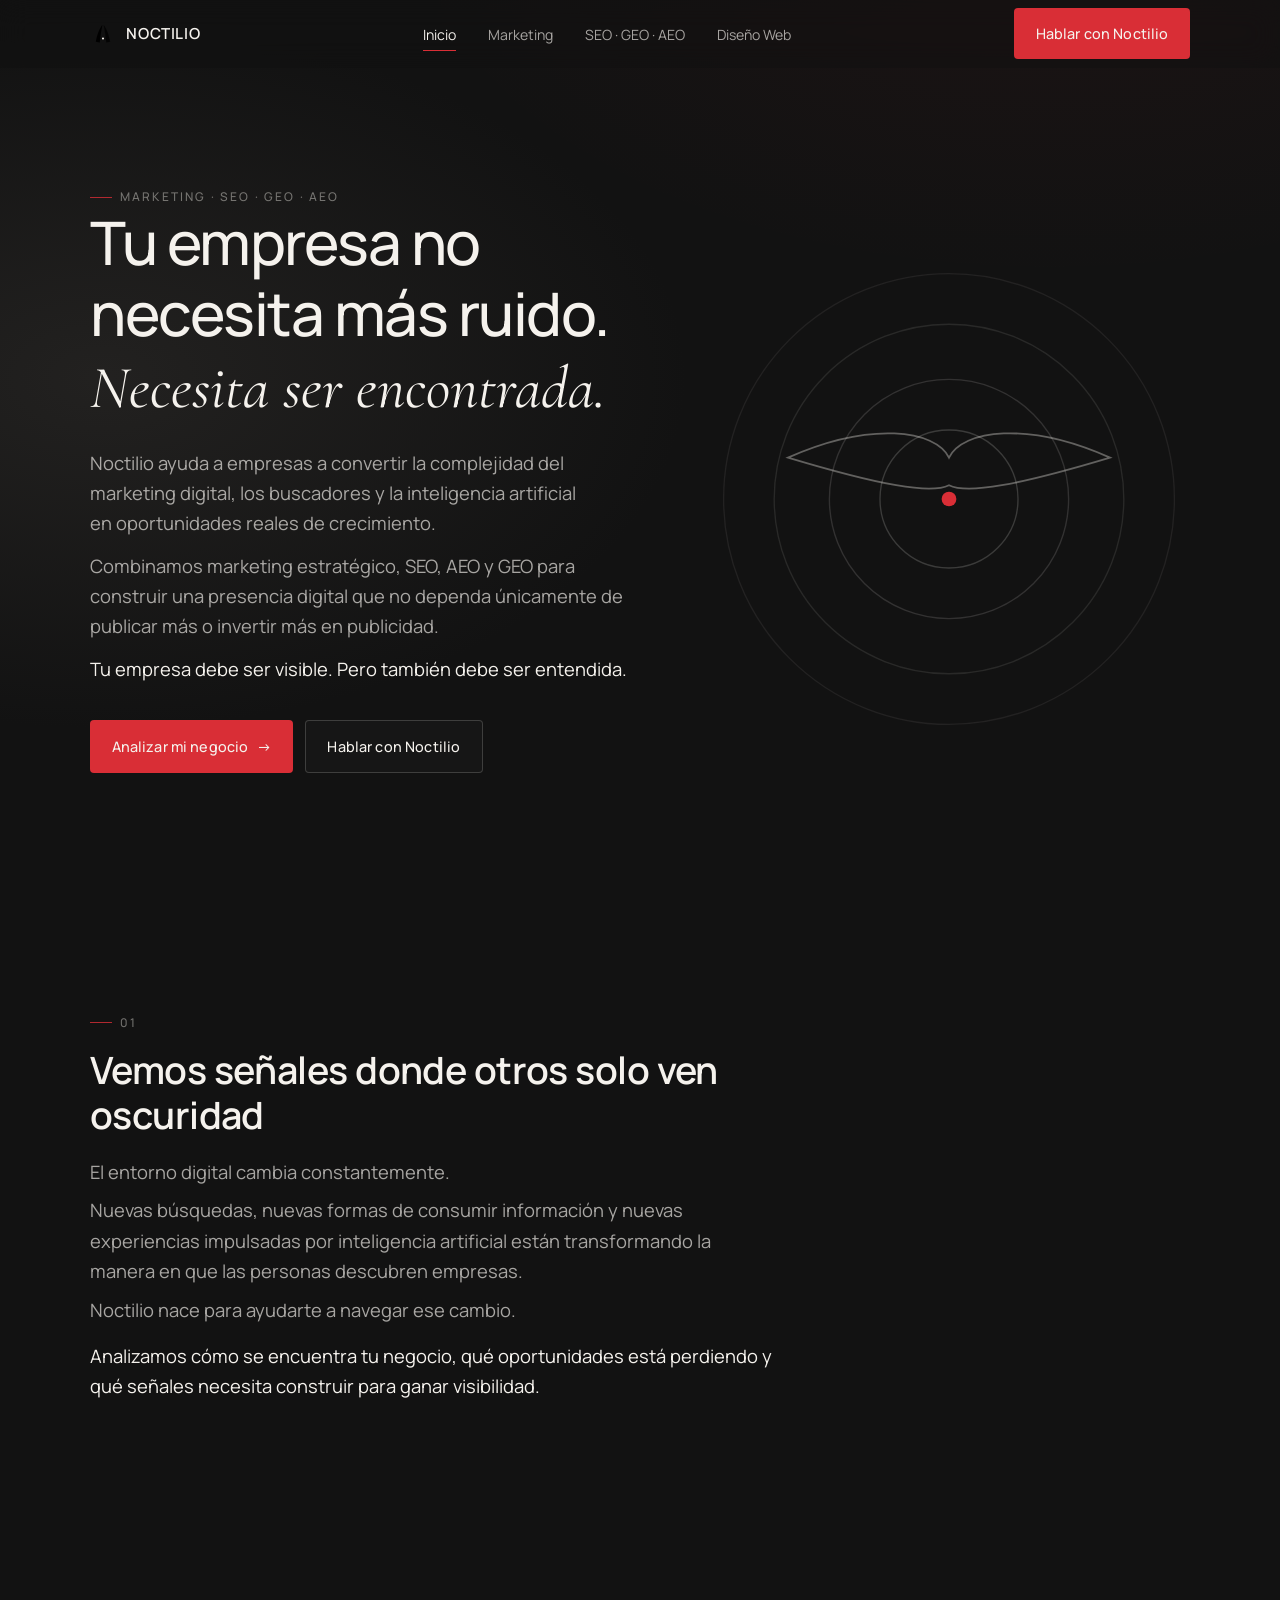
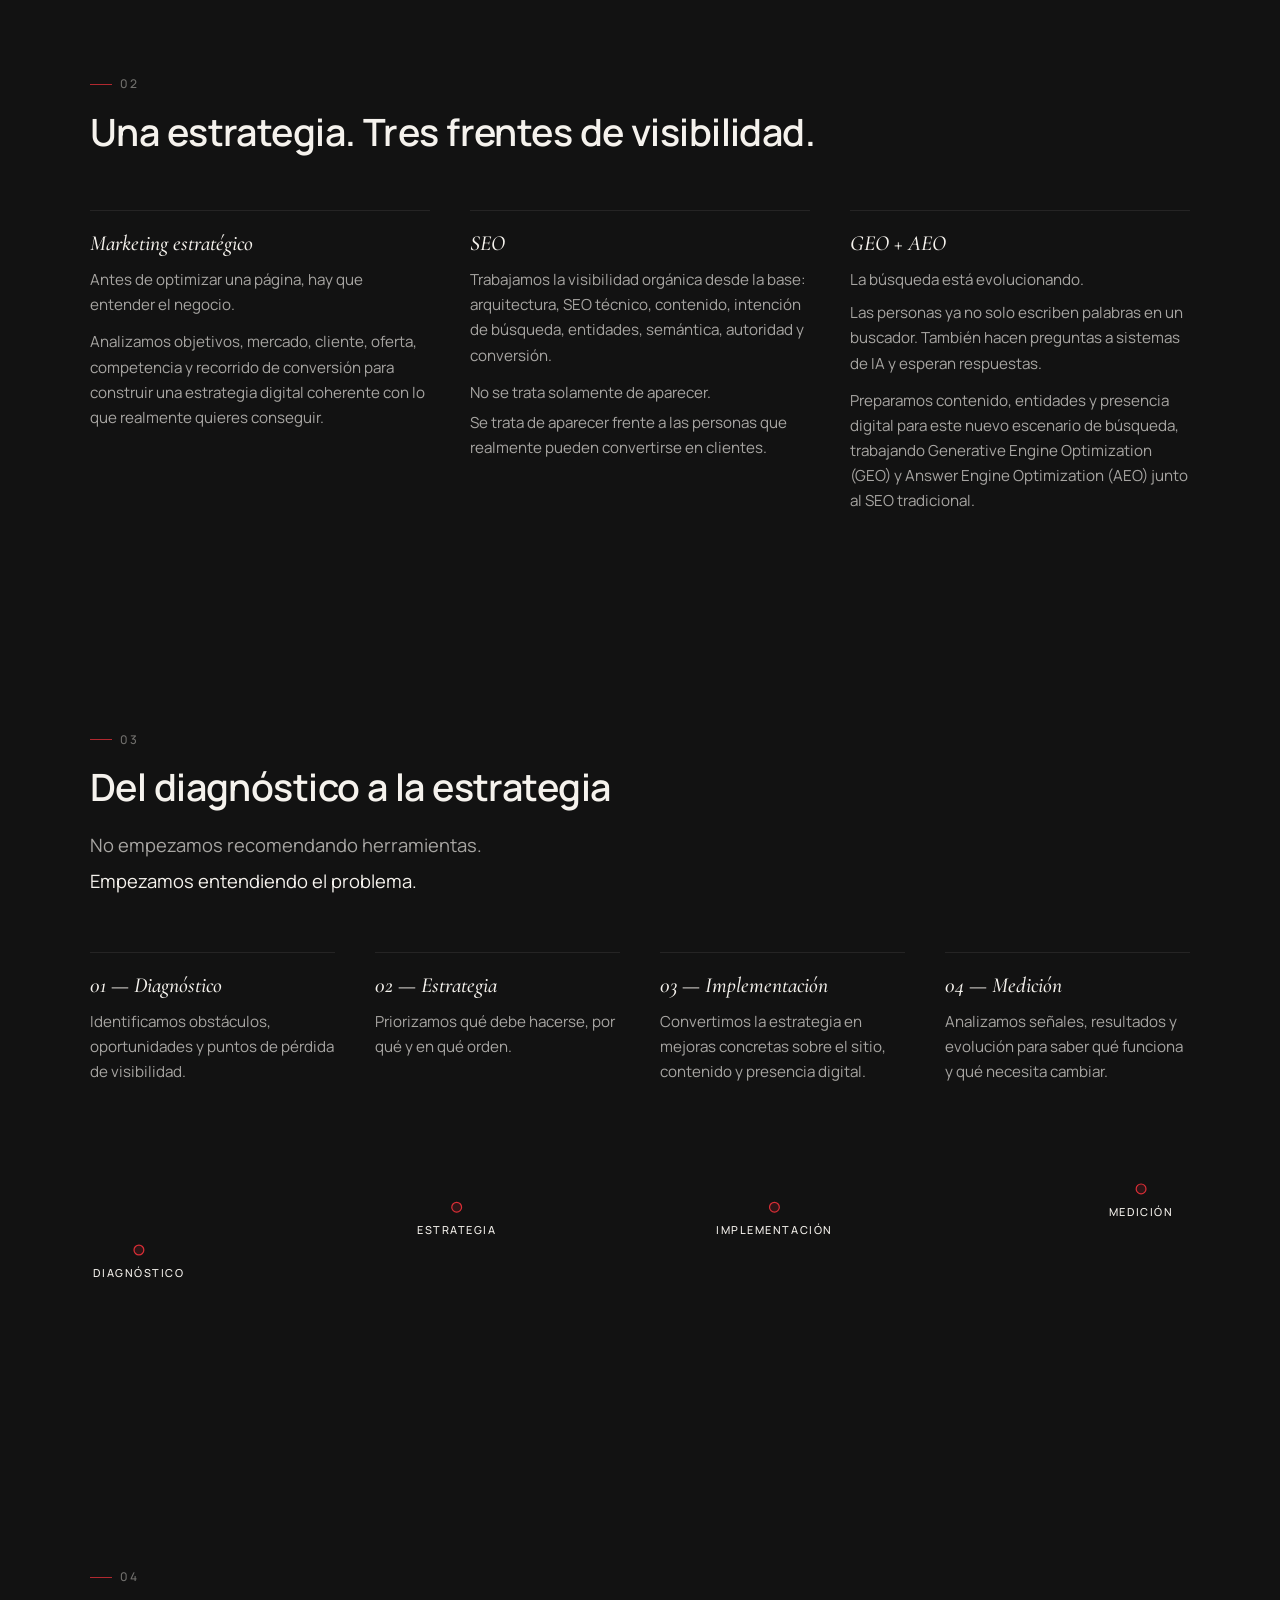
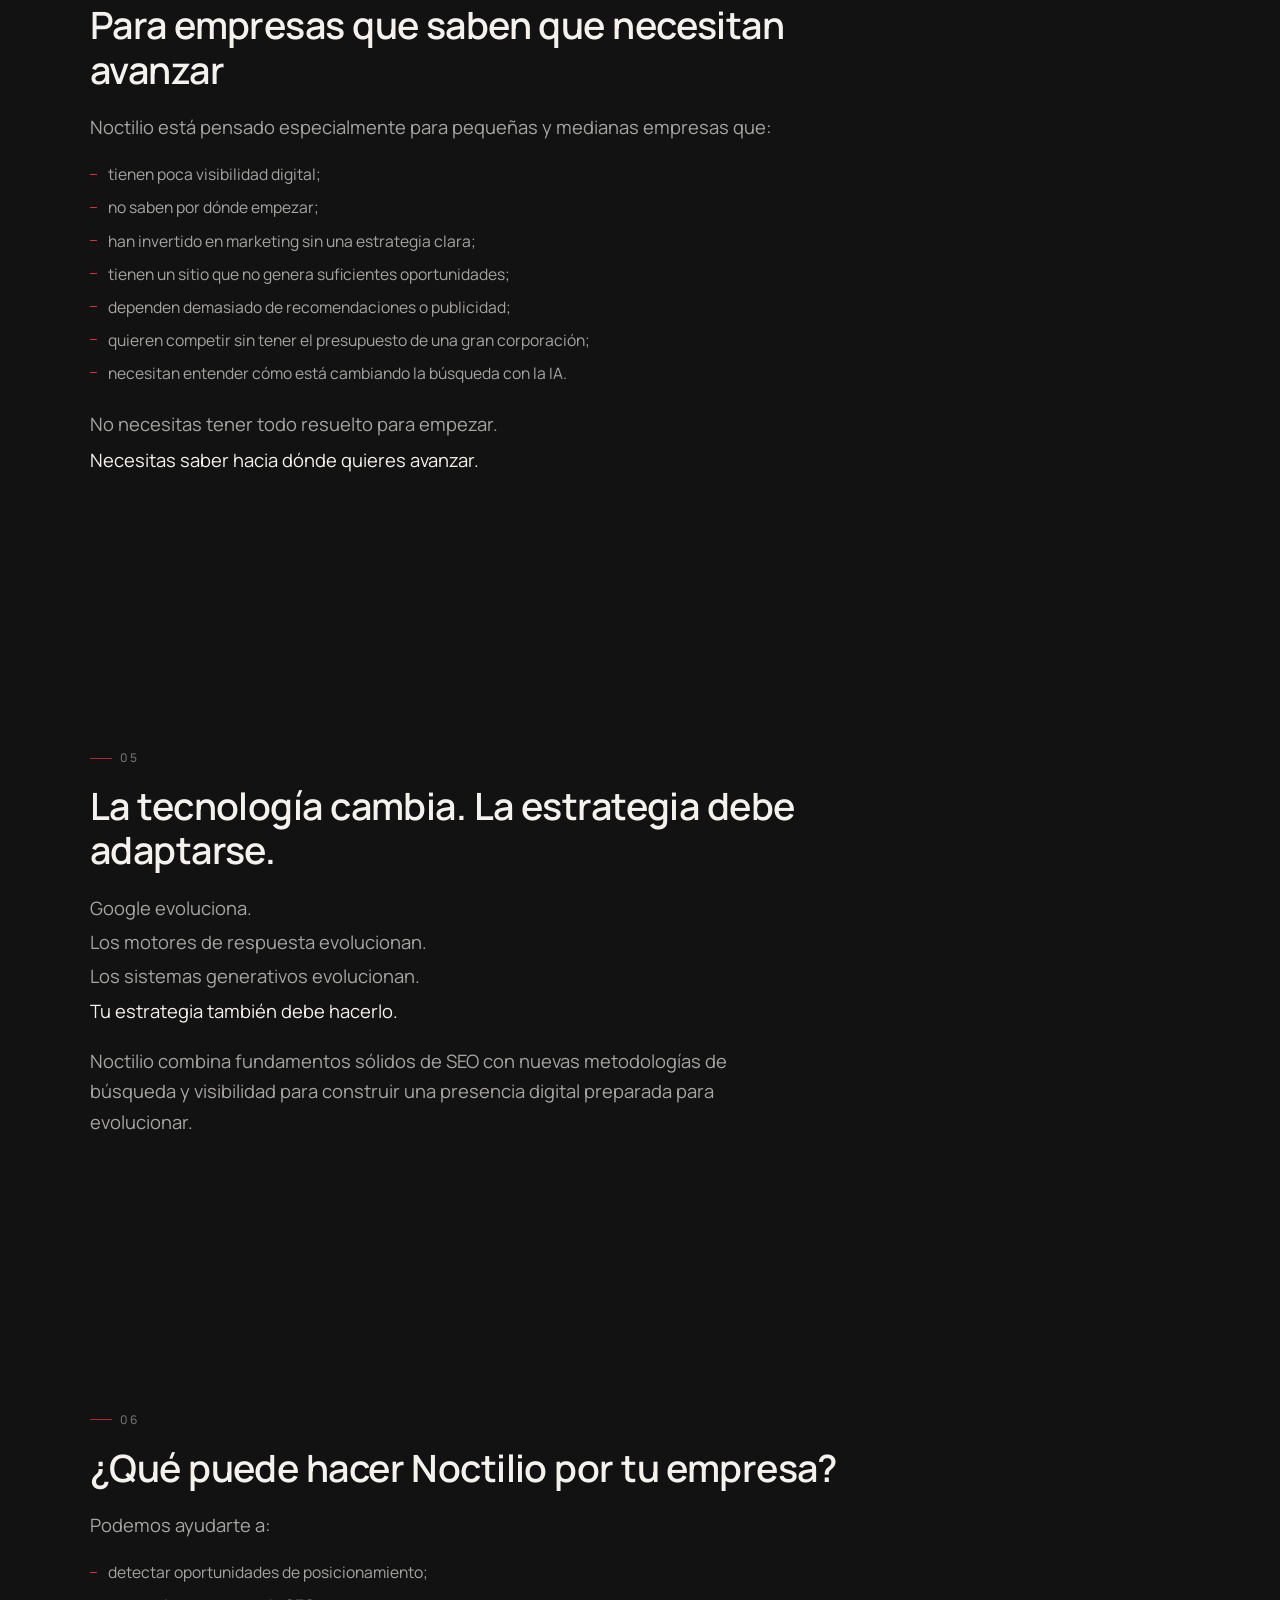
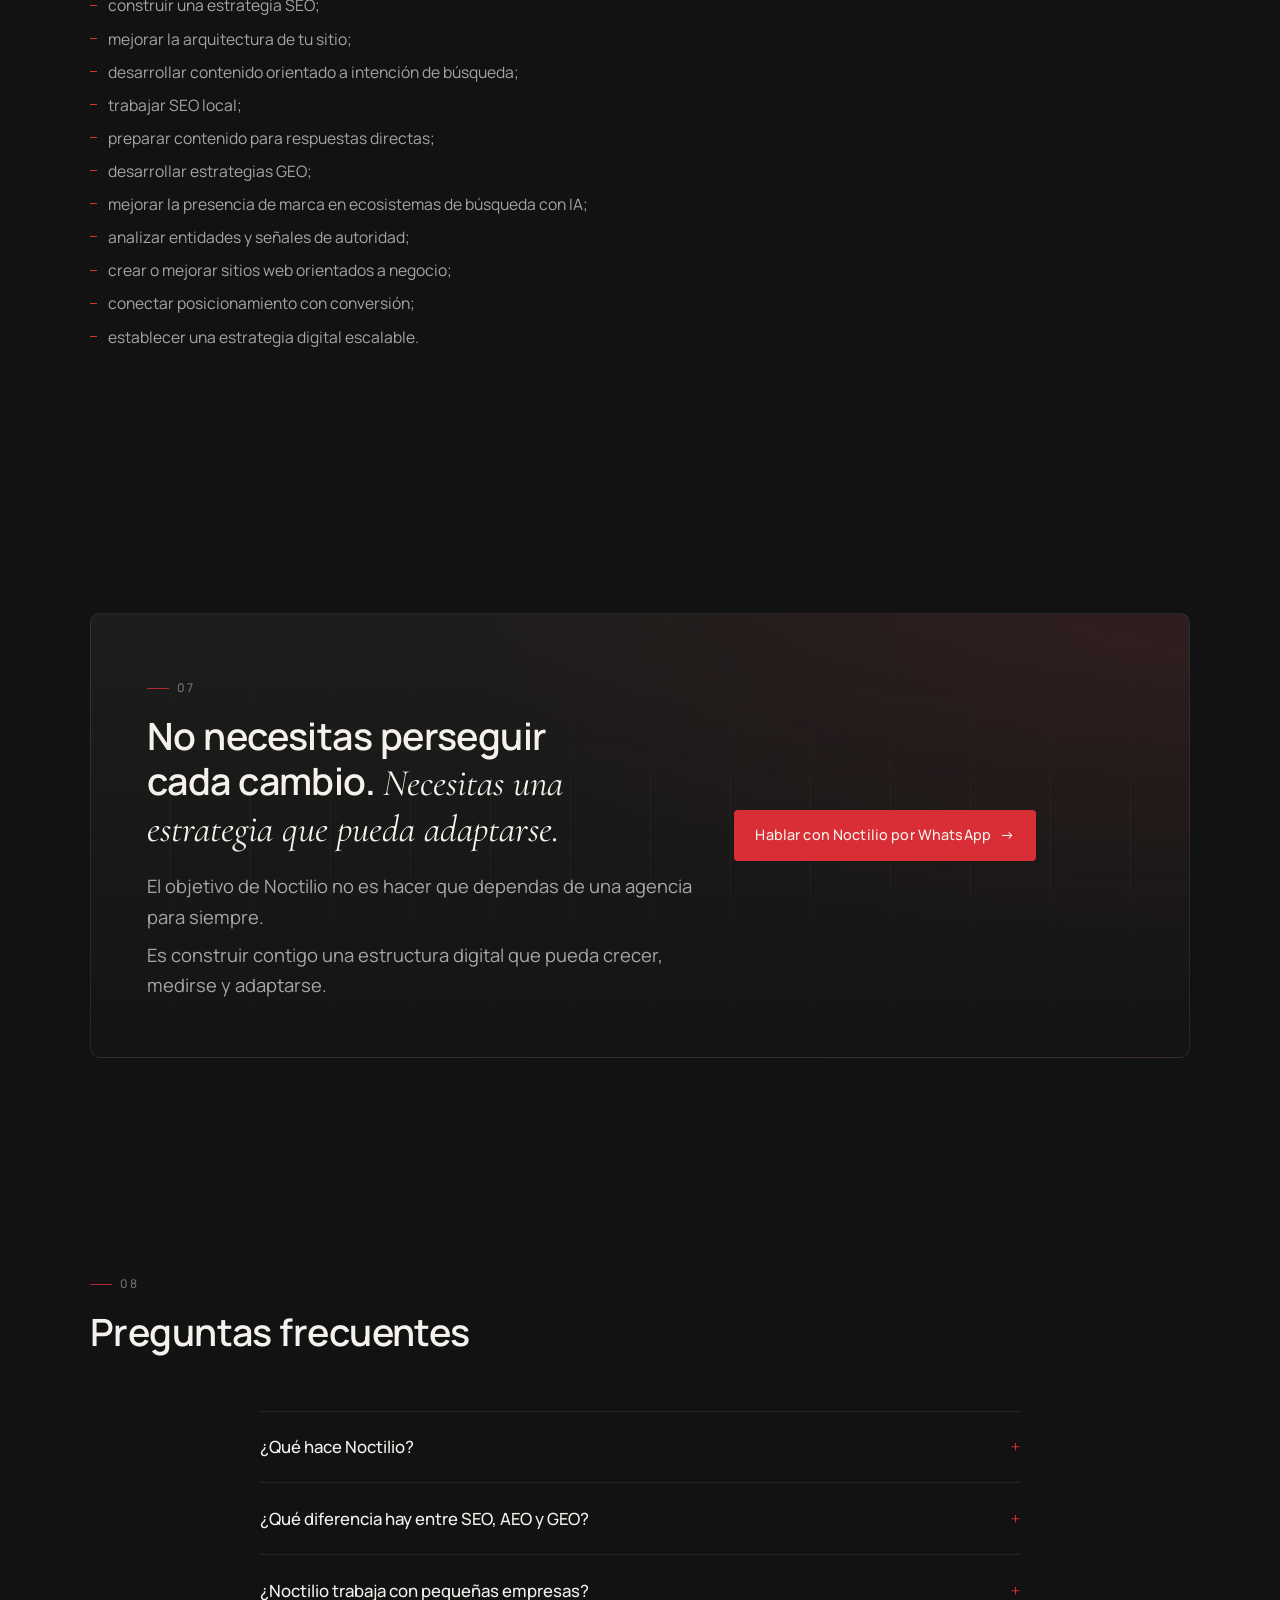
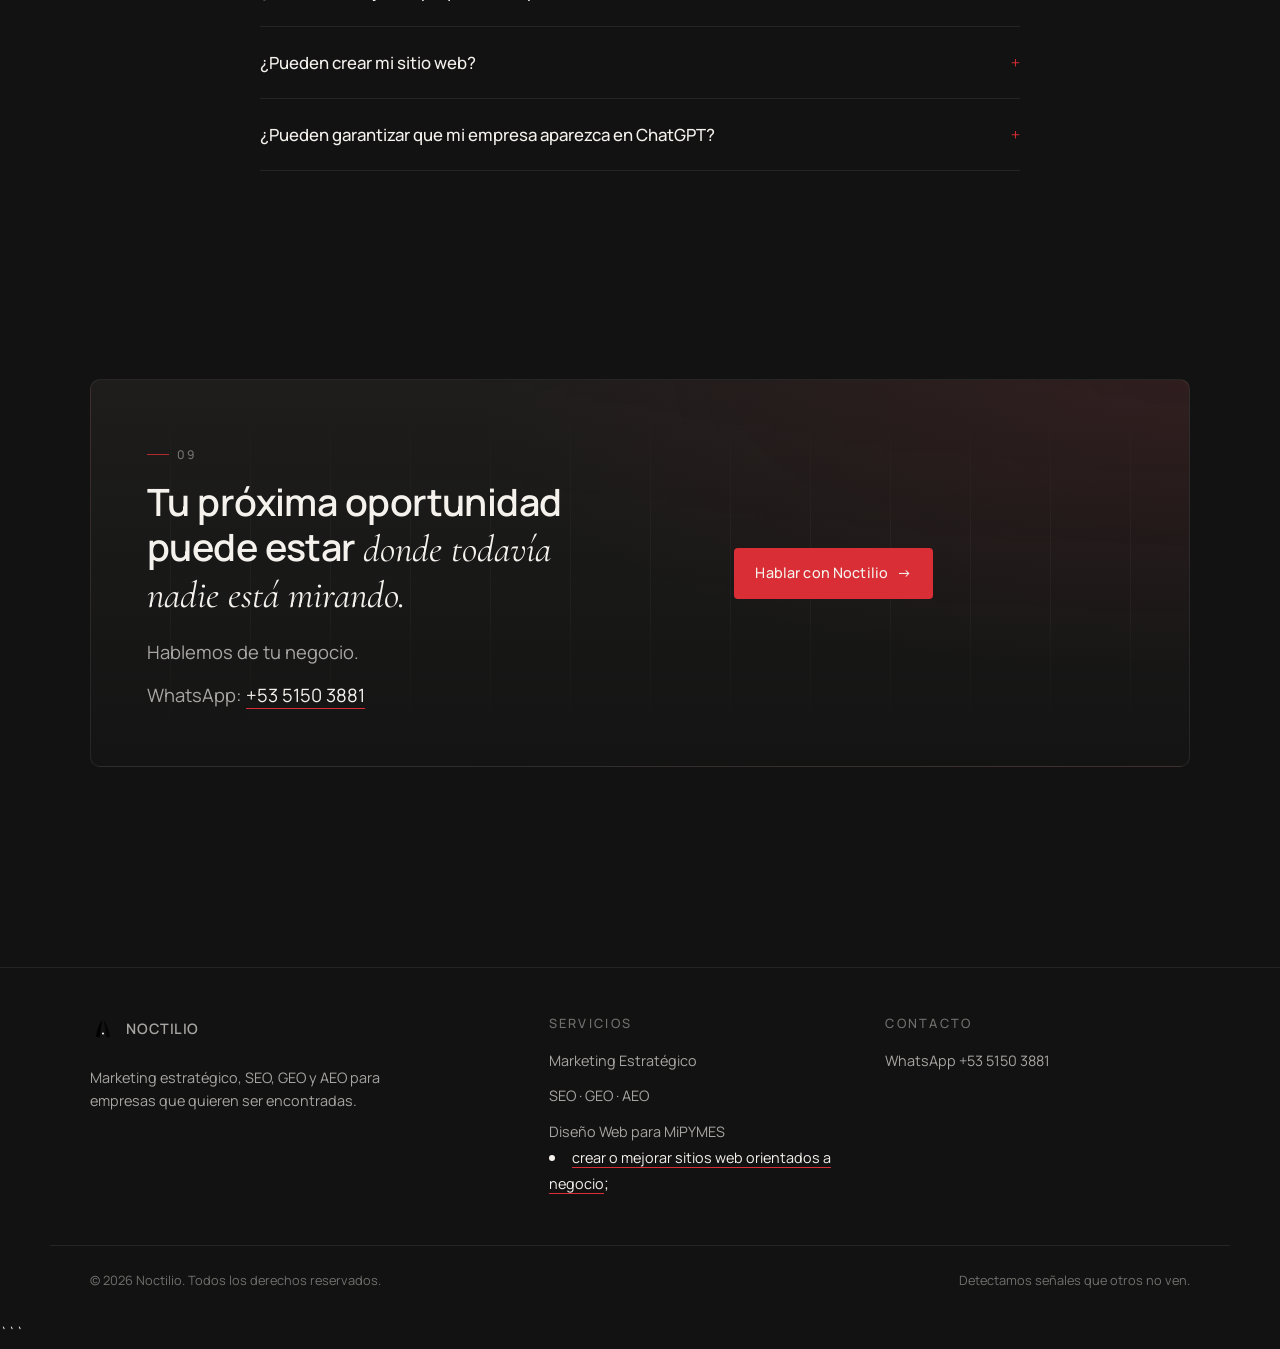
<file: index.html>
<!DOCTYPE html>
<html lang="es">
<head>
<meta charset="utf-8">
<meta name="viewport" content="width=device-width, initial-scale=1">
<meta name="google-site-verification" content="C3hhrJWMaV1tO5Bm8LZhnKI1XKzlCkAZhv4e65599gg" />
<title>Noctilio | SEO, GEO y AEO para crecer en digital</title>
<meta name="description" content="Estrategia digital, SEO, GEO y AEO para empresas que quieren ganar visibilidad, captar oportunidades y crecer en el nuevo ecosistema de búsqueda.">
<link rel="canonical" href="https://noctilio-agency.pages.dev/">
<meta name="theme-color" content="#121212">

<meta property="og:type" content="website">
<meta property="og:site_name" content="Noctilio">
<meta property="og:title" content="Noctilio | SEO, GEO y AEO para crecer en digital">
<meta property="og:description" content="Estrategia digital, SEO, GEO y AEO para empresas que quieren ganar visibilidad y crecer en el nuevo ecosistema de búsqueda.">
<meta property="og:url" content="https://noctilio-agency.pages.dev/">
<meta property="og:locale" content="es_ES">
<meta name="twitter:card" content="summary_large_image">
<meta name="twitter:title" content="Noctilio | SEO, GEO y AEO">
<meta name="twitter:description" content="Estrategia digital, SEO, GEO y AEO para empresas que quieren ganar visibilidad.">

<link rel="icon" type="image/svg+xml" href="favicon.svg">
<link rel="preconnect" href="https://fonts.googleapis.com">
<link rel="preconnect" href="https://fonts.gstatic.com" crossorigin>
<link href="https://fonts.googleapis.com/css2?family=Manrope:wght@300;400;500;600;700&family=Cormorant+Garamond:ital,wght@0,400;0,500;1,400&display=swap" rel="stylesheet">
<link rel="stylesheet" href="styles.css">

<script type="application/ld+json">
{
  "@context": "https://schema.org",
  "@type": "Organization",
  "name": "Noctilio",
  "url": "https://noctilio-agency.pages.dev/",
  "description": "Consultora de marketing digital especializada en estrategia, SEO, AEO y GEO.",
  "telephone": "+5351503881",
  "areaServed": "Global",
  "knowsAbout": ["Marketing estratégico","SEO","GEO","AEO","Estrategia digital","Búsqueda generativa","Inteligencia artificial"]
}
</script>
<script type="application/ld+json">
{
  "@context": "https://schema.org",
  "@type": "FAQPage",
  "mainEntity": [
    {"@type":"Question","name":"¿Qué hace Noctilio?","acceptedAnswer":{"@type":"Answer","text":"Noctilio es una consultora de marketing digital especializada en estrategia, SEO, AEO y GEO. Ayudamos a empresas a mejorar su visibilidad digital y convertir esa visibilidad en oportunidades de negocio."}},
    {"@type":"Question","name":"¿Qué diferencia hay entre SEO, AEO y GEO?","acceptedAnswer":{"@type":"Answer","text":"SEO trabaja principalmente la visibilidad en motores de búsqueda. AEO busca estructurar contenidos para responder preguntas de forma directa. GEO se centra en la visibilidad y presencia de contenidos y marcas dentro de experiencias de búsqueda generativas y sistemas de IA."}},
    {"@type":"Question","name":"¿Noctilio trabaja con pequeñas empresas?","acceptedAnswer":{"@type":"Answer","text":"Sí. La estrategia está especialmente orientada a pequeñas y medianas empresas que necesitan mejorar su visibilidad y competir con recursos más limitados."}},
    {"@type":"Question","name":"¿Pueden crear mi sitio web?","acceptedAnswer":{"@type":"Answer","text":"Sí. La creación o mejora del sitio puede formar parte de una estrategia digital más amplia, especialmente cuando la estructura web actual limita el posicionamiento o la conversión."}},
    {"@type":"Question","name":"¿Pueden garantizar que mi empresa aparezca en ChatGPT?","acceptedAnswer":{"@type":"Answer","text":"No sería responsable prometer una posición o citación garantizada. La visibilidad en sistemas de búsqueda con IA depende de múltiples factores y puede cambiar. El trabajo de Noctilio se centra en mejorar las señales, contenidos, estructura y presencia digital que pueden favorecer esa visibilidad."}}
  ]
}
</script>
<!-- Google tag (gtag.js) -->
<script async src="https://www.googletagmanager.com/gtag/js?id=G-YCF7VSZDQ2"></script>
<script>
  window.dataLayer = window.dataLayer || [];
  function gtag(){dataLayer.push(arguments);}
  gtag('js', new Date());

  gtag('config', 'G-YCF7VSZDQ2');
</script>

</head>
<body>

<a class="skip" href="#main">Saltar al contenido</a>

<header class="header" role="banner">
  <div class="container header__inner">
    <a class="brand" href="./" aria-label="Noctilio — Inicio">
      <svg viewBox="0 0 40 40" aria-hidden="true">
        <path class="accent" d="M9 32 C11 20 15 11 19 6 C17 16 16 24 15 33 Z"/>
        <path d="M31 32 C29 20 25 11 21 6 C23 16 24 24 25 33 Z" opacity=".7"/>
        <circle cx="20" cy="27" r="1.6" fill="currentColor"/>
      </svg>
      <span>NOCTILIO</span>
    </a>

    <nav class="nav" aria-label="Principal">
      <ul class="nav__list">
  <li><a class="nav__link" href="./" aria-current="page">Inicio</a></li>
  <li><a class="nav__link" href="marketing-estrategico/">Marketing</a></li>
  <li><a class="nav__link" href="seo-geo-aeo/">SEO · GEO · AEO</a></li>
  <li><a class="nav__link" href="diseno-web-mipymes/">Diseño Web</a></li>
</ul>
    </nav>

    <a class="btn btn--primary header__cta" href="https://wa.me/5351503881?text=Hola%20Noctilio%2C%20quiero%20hablar%20con%20un%20estratega." target="_blank" rel="noopener">Hablar con Noctilio</a>

    <button class="burger" type="button" aria-label="Abrir menú" aria-controls="mobile-nav" aria-expanded="false">
      <span></span><span></span><span></span>
    </button>
  </div>
</header>

<nav class="mobile-nav" id="mobile-nav" aria-label="Navegación móvil" aria-hidden="true">
  <a href="./">Inicio</a>
  <a href="marketing-estrategico/">Marketing Estratégico</a>
  <a href="seo-geo-aeo/">SEO · GEO · AEO</a>
  <a href="diseno-web-mipymes/">Diseño Web para MiPYMES</a>
  <a class="btn btn--primary" href="https://wa.me/5351503881?text=Hola%20Noctilio%2C%20quiero%20hablar%20con%20un%20estratega." target="_blank" rel="noopener">Hablar con Noctilio</a>
</nav>

<main id="main">

  <!-- ================= HERO ================= -->
  <section class="hero" aria-labelledby="h1">
    <div class="container hero__grid">
      <div>
        <span class="eyebrow reveal">Marketing · SEO · GEO · AEO</span>
        <h1 id="h1" class="hero__title reveal">Tu empresa no necesita más ruido. <span class="serif">Necesita ser encontrada.</span></h1>
        <div class="reveal reveal--d1">
          <p class="hero__sub lede" style="margin-top:1.5rem">Noctilio ayuda a empresas a convertir la complejidad del marketing digital, los buscadores y la inteligencia artificial en oportunidades reales de crecimiento.</p>
          <p class="lede" style="margin-top:.75rem">Combinamos marketing estratégico, SEO, AEO y GEO para construir una presencia digital que no dependa únicamente de publicar más o invertir más en publicidad.</p>
          <p class="lede" style="margin-top:.75rem;color:var(--c-text)">Tu empresa debe ser visible. Pero también debe ser entendida.</p>
        </div>
        <div class="hero__cta reveal reveal--d2">
          <a class="btn btn--primary" href="https://wa.me/5351503881?text=Hola%20Noctilio%2C%20quiero%20analizar%20mi%20negocio." target="_blank" rel="noopener">Analizar mi negocio <span class="arrow" aria-hidden="true">→</span></a>
          <a class="btn btn--ghost" href="https://wa.me/5351503881?text=Hola%20Noctilio%2C%20quiero%20hablar%20con%20un%20estratega." target="_blank" rel="noopener">Hablar con Noctilio</a>
        </div>
      </div>

      <div class="hero__visual reveal reveal--d2" aria-hidden="true">
        <svg class="signal" viewBox="0 0 200 200">
          <g transform="translate(100 110)">
            <circle class="signal__arc" r="30"/>
            <circle class="signal__arc" r="52"/>
            <circle class="signal__arc" r="76"/>
            <circle class="signal__arc" r="98"/>
            <circle class="signal__core" r="3.2"/>
            <path class="signal__wing" d="M-70 -18 C -34 -34 -6 -30 0 -18 C 6 -30 34 -34 70 -18 C 30 -6 8 -2 0 -6 C -8 -2 -30 -6 -70 -18 Z"/>
          </g>
        </svg>
      </div>
    </div>
  </section>

  <!-- ================= 01 · SEÑALES ================= -->
  <section class="section" aria-labelledby="s1">
    <div class="container">
      <header class="section__head reveal">
        <span class="eyebrow">01</span>
        <h2 id="s1">Vemos señales donde otros solo ven oscuridad</h2>
        <p class="lede" style="margin-top:1.25rem">El entorno digital cambia constantemente.</p>
        <p class="lede" style="margin-top:.5rem">Nuevas búsquedas, nuevas formas de consumir información y nuevas experiencias impulsadas por inteligencia artificial están transformando la manera en que las personas descubren empresas.</p>
        <p class="lede" style="margin-top:.5rem">Noctilio nace para ayudarte a navegar ese cambio.</p>
        <p class="lede" style="margin-top:1rem;color:var(--c-text)">Analizamos cómo se encuentra tu negocio, qué oportunidades está perdiendo y qué señales necesita construir para ganar visibilidad.</p>
      </header>
    </div>
  </section>

  <!-- ================= 02 · TRES FRENTES ================= -->
  <section class="section" aria-labelledby="s2">
    <div class="container">
      <header class="section__head reveal">
        <span class="eyebrow">02</span>
        <h2 id="s2">Una estrategia. Tres frentes de visibilidad.</h2>
      </header>

      <div class="steps">
        <article class="reveal">
          <h3>Marketing estratégico</h3>
          <p>Antes de optimizar una página, hay que entender el negocio.</p>
          <p style="margin-top:.75rem">Analizamos objetivos, mercado, cliente, oferta, competencia y recorrido de conversión para construir una estrategia digital coherente con lo que realmente quieres conseguir.</p>
        </article>
        <article class="reveal reveal--d1">
          <h3>SEO</h3>
          <p>Trabajamos la visibilidad orgánica desde la base: arquitectura, SEO técnico, contenido, intención de búsqueda, entidades, semántica, autoridad y conversión.</p>
          <p style="margin-top:.75rem">No se trata solamente de aparecer.</p>
          <p style="margin-top:.35rem">Se trata de aparecer frente a las personas que realmente pueden convertirse en clientes.</p>
        </article>
        <article class="reveal reveal--d2">
          <h3>GEO + AEO</h3>
          <p>La búsqueda está evolucionando.</p>
          <p style="margin-top:.5rem">Las personas ya no solo escriben palabras en un buscador. También hacen preguntas a sistemas de IA y esperan respuestas.</p>
          <p style="margin-top:.75rem">Preparamos contenido, entidades y presencia digital para este nuevo escenario de búsqueda, trabajando Generative Engine Optimization (GEO) y Answer Engine Optimization (AEO) junto al SEO tradicional.</p>
        </article>
      </div>
    </div>
  </section>

  <!-- ================= 03 · DIAGNÓSTICO → MEDICIÓN ================= -->
  <section class="section" aria-labelledby="s3">
    <div class="container">
      <header class="section__head reveal">
        <span class="eyebrow">03</span>
        <h2 id="s3">Del diagnóstico a la estrategia</h2>
        <p class="lede" style="margin-top:1.25rem">No empezamos recomendando herramientas.</p>
        <p class="lede" style="margin-top:.35rem;color:var(--c-text)">Empezamos entendiendo el problema.</p>
      </header>

      <div class="steps steps--four">
        <article class="reveal"><h3>01 — Diagnóstico</h3><p>Identificamos obstáculos, oportunidades y puntos de pérdida de visibilidad.</p></article>
        <article class="reveal reveal--d1"><h3>02 — Estrategia</h3><p>Priorizamos qué debe hacerse, por qué y en qué orden.</p></article>
        <article class="reveal reveal--d2"><h3>03 — Implementación</h3><p>Convertimos la estrategia en mejoras concretas sobre el sitio, contenido y presencia digital.</p></article>
        <article class="reveal reveal--d3"><h3>04 — Medición</h3><p>Analizamos señales, resultados y evolución para saber qué funciona y qué necesita cambiar.</p></article>
      </div>

      <div class="path reveal" aria-hidden="true" style="margin-top:3.5rem">
        <svg class="path__svg" viewBox="0 0 900 120">
          <defs>
            <linearGradient id="pathGrad" x1="0" x2="1">
              <stop offset="0" stop-color="#3D3A37"/>
              <stop offset="1" stop-color="#D92E36"/>
            </linearGradient>
          </defs>
          <path class="path__line" d="M40 90 C 200 90 220 30 400 30 S 700 90 860 40"/>
          <g class="path__stage" transform="translate(40 90)"><circle r="4"/><text y="22" text-anchor="middle">Diagnóstico</text></g>
          <g class="path__stage" transform="translate(300 55)"><circle r="4"/><text y="22" text-anchor="middle">Estrategia</text></g>
          <g class="path__stage" transform="translate(560 55)"><circle r="4"/><text y="22" text-anchor="middle">Implementación</text></g>
          <g class="path__stage" transform="translate(860 40)"><circle r="4"/><text y="22" text-anchor="middle">Medición</text></g>
        </svg>
      </div>
    </div>
  </section>

  <!-- ================= 04 · PARA QUIÉN ================= -->
  <section class="section" aria-labelledby="s4">
    <div class="container">
      <header class="section__head reveal">
        <span class="eyebrow">04</span>
        <h2 id="s4">Para empresas que saben que necesitan avanzar</h2>
        <p class="lede" style="margin-top:1.25rem">Noctilio está pensado especialmente para pequeñas y medianas empresas que:</p>
        <ul class="signals-list">
          <li>tienen poca visibilidad digital;</li>
          <li>no saben por dónde empezar;</li>
          <li>han invertido en marketing sin una estrategia clara;</li>
          <li>tienen un sitio que no genera suficientes oportunidades;</li>
          <li>dependen demasiado de recomendaciones o publicidad;</li>
          <li>quieren competir sin tener el presupuesto de una gran corporación;</li>
          <li>necesitan entender cómo está cambiando la búsqueda con la IA.</li>
        </ul>
        <p class="lede" style="margin-top:1.5rem">No necesitas tener todo resuelto para empezar.</p>
        <p class="lede" style="margin-top:.35rem;color:var(--c-text)">Necesitas saber hacia dónde quieres avanzar.</p>
      </header>
    </div>
  </section>

  <!-- ================= 05 · TECNOLOGÍA ================= -->
  <section class="section" aria-labelledby="s5">
    <div class="container">
      <header class="section__head reveal">
        <span class="eyebrow">05</span>
        <h2 id="s5">La tecnología cambia. La estrategia debe adaptarse.</h2>
        <p class="lede" style="margin-top:1.25rem">Google evoluciona.</p>
        <p class="lede" style="margin-top:.25rem">Los motores de respuesta evolucionan.</p>
        <p class="lede" style="margin-top:.25rem">Los sistemas generativos evolucionan.</p>
        <p class="lede" style="margin-top:.25rem;color:var(--c-text)">Tu estrategia también debe hacerlo.</p>
        <p class="lede" style="margin-top:1.25rem">Noctilio combina fundamentos sólidos de SEO con nuevas metodologías de búsqueda y visibilidad para construir una presencia digital preparada para evolucionar.</p>
      </header>
    </div>
  </section>

  <!-- ================= 06 · QUÉ PUEDE HACER NOCTILIO ================= -->
  <section class="section" aria-labelledby="s6">
    <div class="container">
      <header class="section__head reveal">
        <span class="eyebrow">06</span>
        <h2 id="s6">¿Qué puede hacer Noctilio por tu empresa?</h2>
        <p class="lede" style="margin-top:1.25rem">Podemos ayudarte a:</p>
        <ul class="signals-list">
          <li>detectar oportunidades de posicionamiento;</li>
          <li>construir una estrategia SEO;</li>
          <li>mejorar la arquitectura de tu sitio;</li>
          <li>desarrollar contenido orientado a intención de búsqueda;</li>
          <li>trabajar SEO local;</li>
          <li>preparar contenido para respuestas directas;</li>
          <li>desarrollar estrategias GEO;</li>
          <li>mejorar la presencia de marca en ecosistemas de búsqueda con IA;</li>
          <li>analizar entidades y señales de autoridad;</li>
          <li>crear o mejorar sitios web orientados a negocio;</li>
          <li>conectar posicionamiento con conversión;</li>
          <li>establecer una estrategia digital escalable.</li>
        </ul>
      </header>
    </div>
  </section>

  <!-- ================= 07 · CTA INTERMEDIO ================= -->
  <section class="section" aria-labelledby="s7">
    <div class="container">
      <div class="cta reveal">
        <div class="cta__grid">
          <div>
            <span class="eyebrow">07</span>
            <h2 id="s7" class="cta__title">No necesitas perseguir cada cambio. <span class="serif">Necesitas una estrategia que pueda adaptarse.</span></h2>
            <p class="lede" style="margin-top:1.25rem">El objetivo de Noctilio no es hacer que dependas de una agencia para siempre.</p>
            <p class="lede" style="margin-top:.5rem">Es construir contigo una estructura digital que pueda crecer, medirse y adaptarse.</p>
          </div>
          <div class="cta__actions">
            <a class="btn btn--primary" href="https://wa.me/5351503881?text=Hola%20Noctilio%2C%20quiero%20contarles%20d%C3%B3nde%20est%C3%A1%20mi%20empresa." target="_blank" rel="noopener">Hablar con Noctilio por WhatsApp <span class="arrow" aria-hidden="true">→</span></a>
          </div>
        </div>
      </div>
    </div>
  </section>

  <!-- ================= 08 · FAQ ================= -->
  <section class="section" aria-labelledby="faq-h">
    <div class="container">
      <header class="section__head reveal">
        <span class="eyebrow">08</span>
        <h2 id="faq-h">Preguntas frecuentes</h2>
      </header>
      <div class="faq reveal">
        <details>
          <summary>¿Qué hace Noctilio?</summary>
          <p>Noctilio es una consultora de marketing digital especializada en estrategia, SEO, AEO y GEO. Ayudamos a empresas a mejorar su visibilidad digital y convertir esa visibilidad en oportunidades de negocio.</p>
        </details>
        <details>
          <summary>¿Qué diferencia hay entre SEO, AEO y GEO?</summary>
          <p>SEO trabaja principalmente la visibilidad en motores de búsqueda. AEO busca estructurar contenidos para responder preguntas de forma directa. GEO se centra en la visibilidad y presencia de contenidos y marcas dentro de experiencias de búsqueda generativas y sistemas de IA.</p>
        </details>
        <details>
          <summary>¿Noctilio trabaja con pequeñas empresas?</summary>
          <p>Sí. La estrategia está especialmente orientada a pequeñas y medianas empresas que necesitan mejorar su visibilidad y competir con recursos más limitados.</p>
        </details>
        <details>
          <summary>¿Pueden crear mi sitio web?</summary>
          <p>Sí. La creación o mejora del sitio puede formar parte de una estrategia digital más amplia, especialmente cuando la estructura web actual limita el posicionamiento o la conversión.</p>
        </details>
        <details>
          <summary>¿Pueden garantizar que mi empresa aparezca en ChatGPT?</summary>
          <p>No sería responsable prometer una posición o citación garantizada. La visibilidad en sistemas de búsqueda con IA depende de múltiples factores y puede cambiar. El trabajo de Noctilio se centra en mejorar las señales, contenidos, estructura y presencia digital que pueden favorecer esa visibilidad.</p>
        </details>
      </div>
    </div>
  </section>

  <!-- ================= 09 · CTA FINAL ================= -->
  <section class="section" aria-labelledby="s-final">
    <div class="container">
      <div class="cta reveal">
        <div class="cta__grid">
          <div>
            <span class="eyebrow">09</span>
            <h2 id="s-final" class="cta__title">Tu próxima oportunidad puede estar <span class="serif">donde todavía nadie está mirando.</span></h2>
            <p class="lede" style="margin-top:1.25rem">Hablemos de tu negocio.</p>
            <p class="lede" style="margin-top:.75rem">WhatsApp: <a href="https://wa.me/5351503881" target="_blank" rel="noopener" style="color:var(--c-text);border-bottom:1px solid var(--c-accent)">+53 5150 3881</a></p>
          </div>
          <div class="cta__actions">
            <a class="btn btn--primary" href="https://wa.me/5351503881?text=Hola%20Noctilio%2C%20quiero%20hablar%20con%20un%20estratega." target="_blank" rel="noopener">Hablar con Noctilio <span class="arrow" aria-hidden="true">→</span></a>
          </div>
        </div>
      </div>
    </div>
  </section>

</main>

<footer class="footer" role="contentinfo">
  <div class="container footer__grid">
    <div>
      <a class="brand" href="./" aria-label="Noctilio — Inicio">
        <svg viewBox="0 0 40 40" aria-hidden="true">
          <path class="accent" d="M9 32 C11 20 15 11 19 6 C17 16 16 24 15 33 Z"/>
          <path d="M31 32 C29 20 25 11 21 6 C23 16 24 24 25 33 Z" opacity=".7"/>
          <circle cx="20" cy="27" r="1.6" fill="currentColor"/>
        </svg>
        <span>NOCTILIO</span>
      </a>
      <p style="margin-top:1rem;max-width:36ch;font-size:.9rem">Marketing estratégico, SEO, GEO y AEO para empresas que quieren ser encontradas.</p>
    </div>
    <div>
      <h4>Servicios</h4>
      <ul>
  <li><a href="marketing-estrategico/">Marketing Estratégico</a></li>
  <li><a href="seo-geo-aeo/">SEO · GEO · AEO</a></li>
  <li><a href="diseno-web-mipymes/">Diseño Web para MiPYMES</a></li>
</ul><li><a href="diseno-web-mipymes/" style="color:var(--c-text);border-bottom:1px solid var(--c-accent)">crear o mejorar sitios web orientados a negocio</a>;</li>
    </div>
    <div>
      <h4>Contacto</h4>
      <ul>
        <li><a href="https://wa.me/5351503881" target="_blank" rel="noopener">WhatsApp +53 5150 3881</a></li>
      </ul>
    </div>
  </div>
  <div class="container footer__base">
    <span>© <span data-year></span> Noctilio. Todos los derechos reservados.</span>
    <span>Detectamos señales que otros no ven.</span>
  </div>
</footer>

<script src="main.js" defer></script>
</body>
</html>
```
</file>
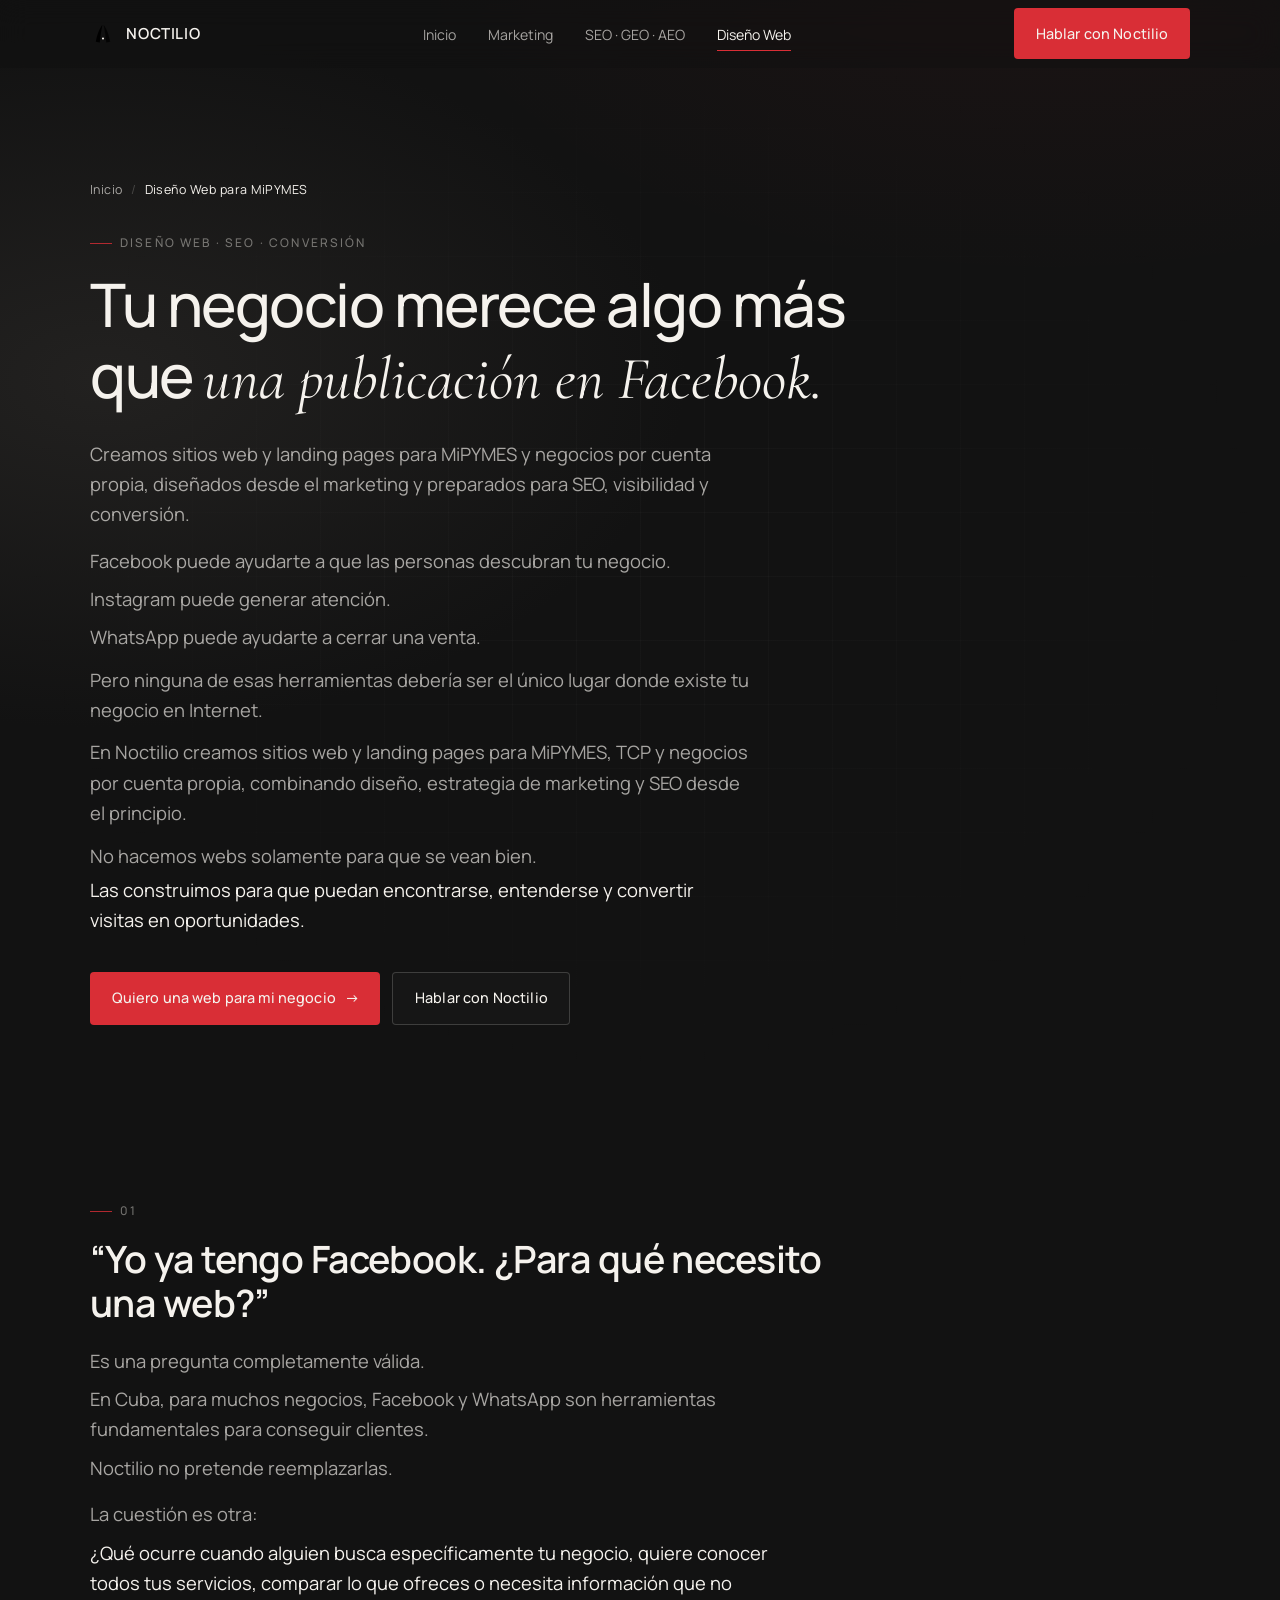
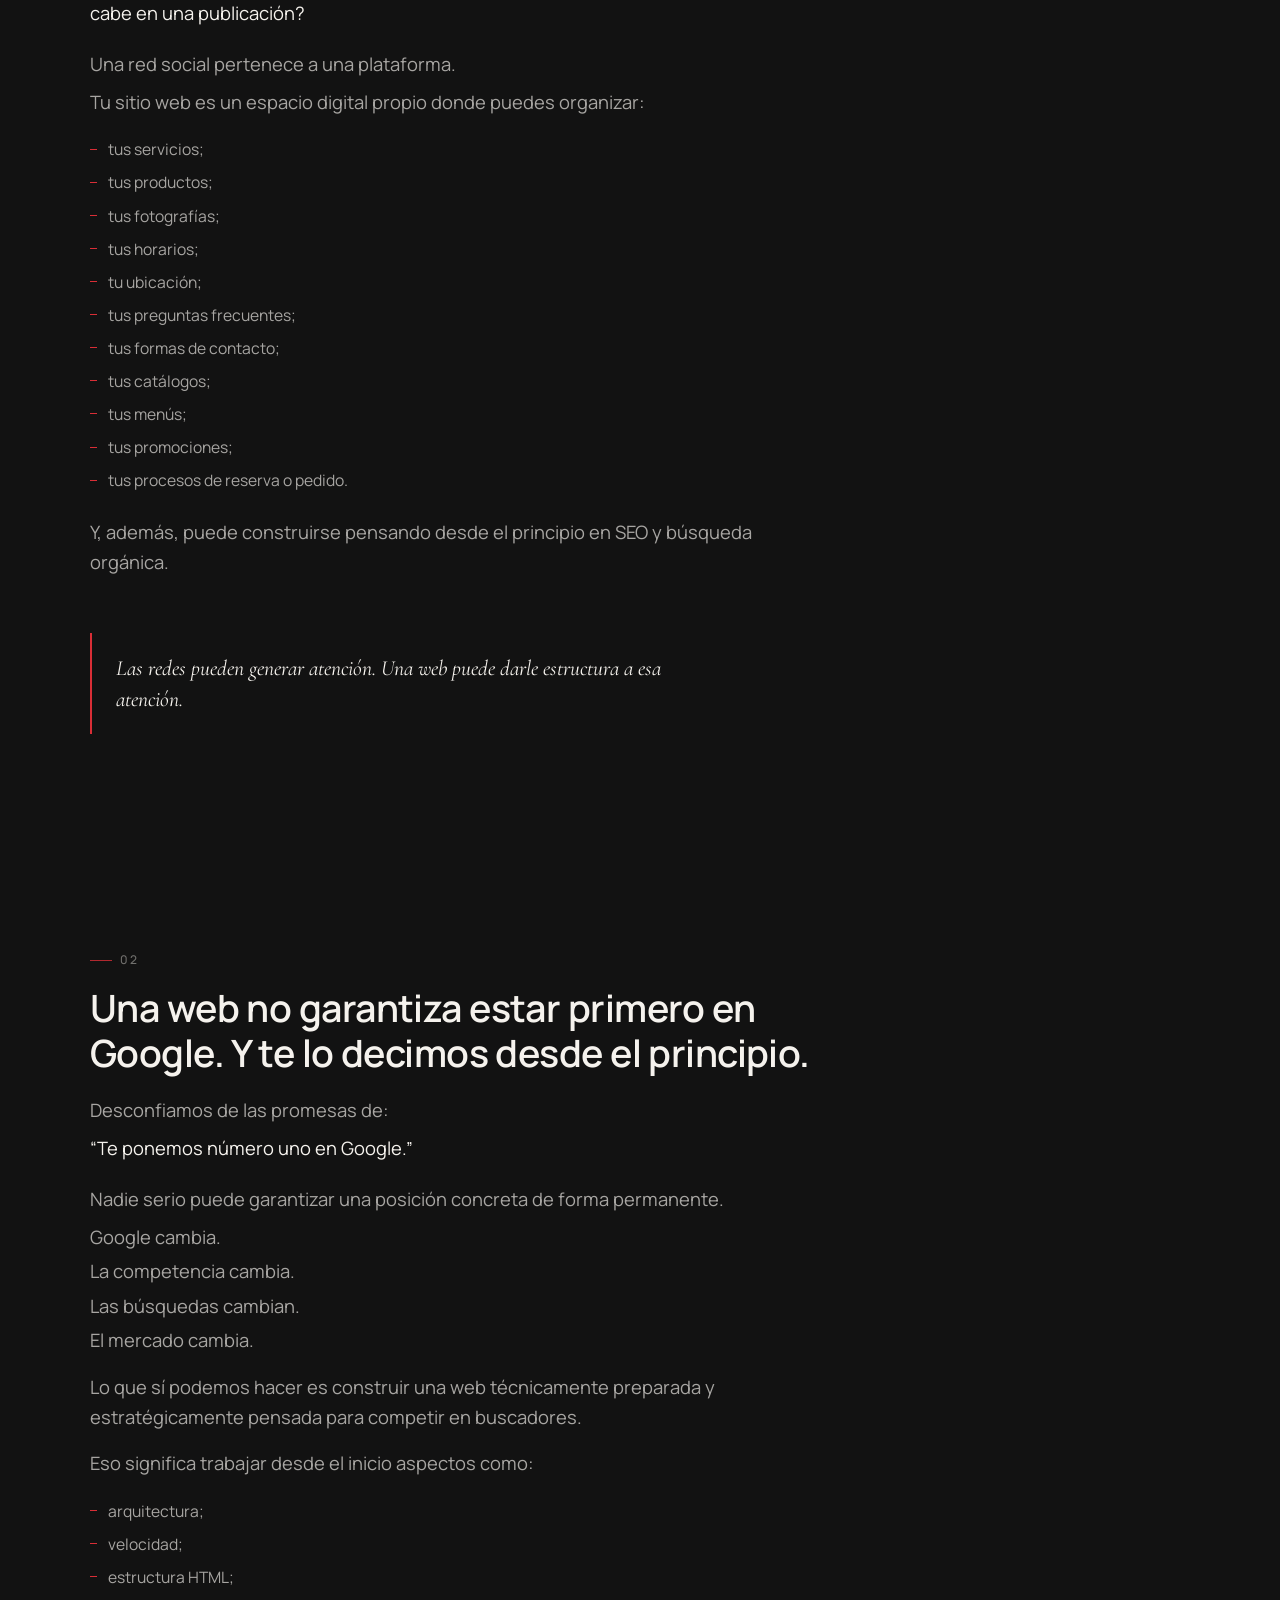
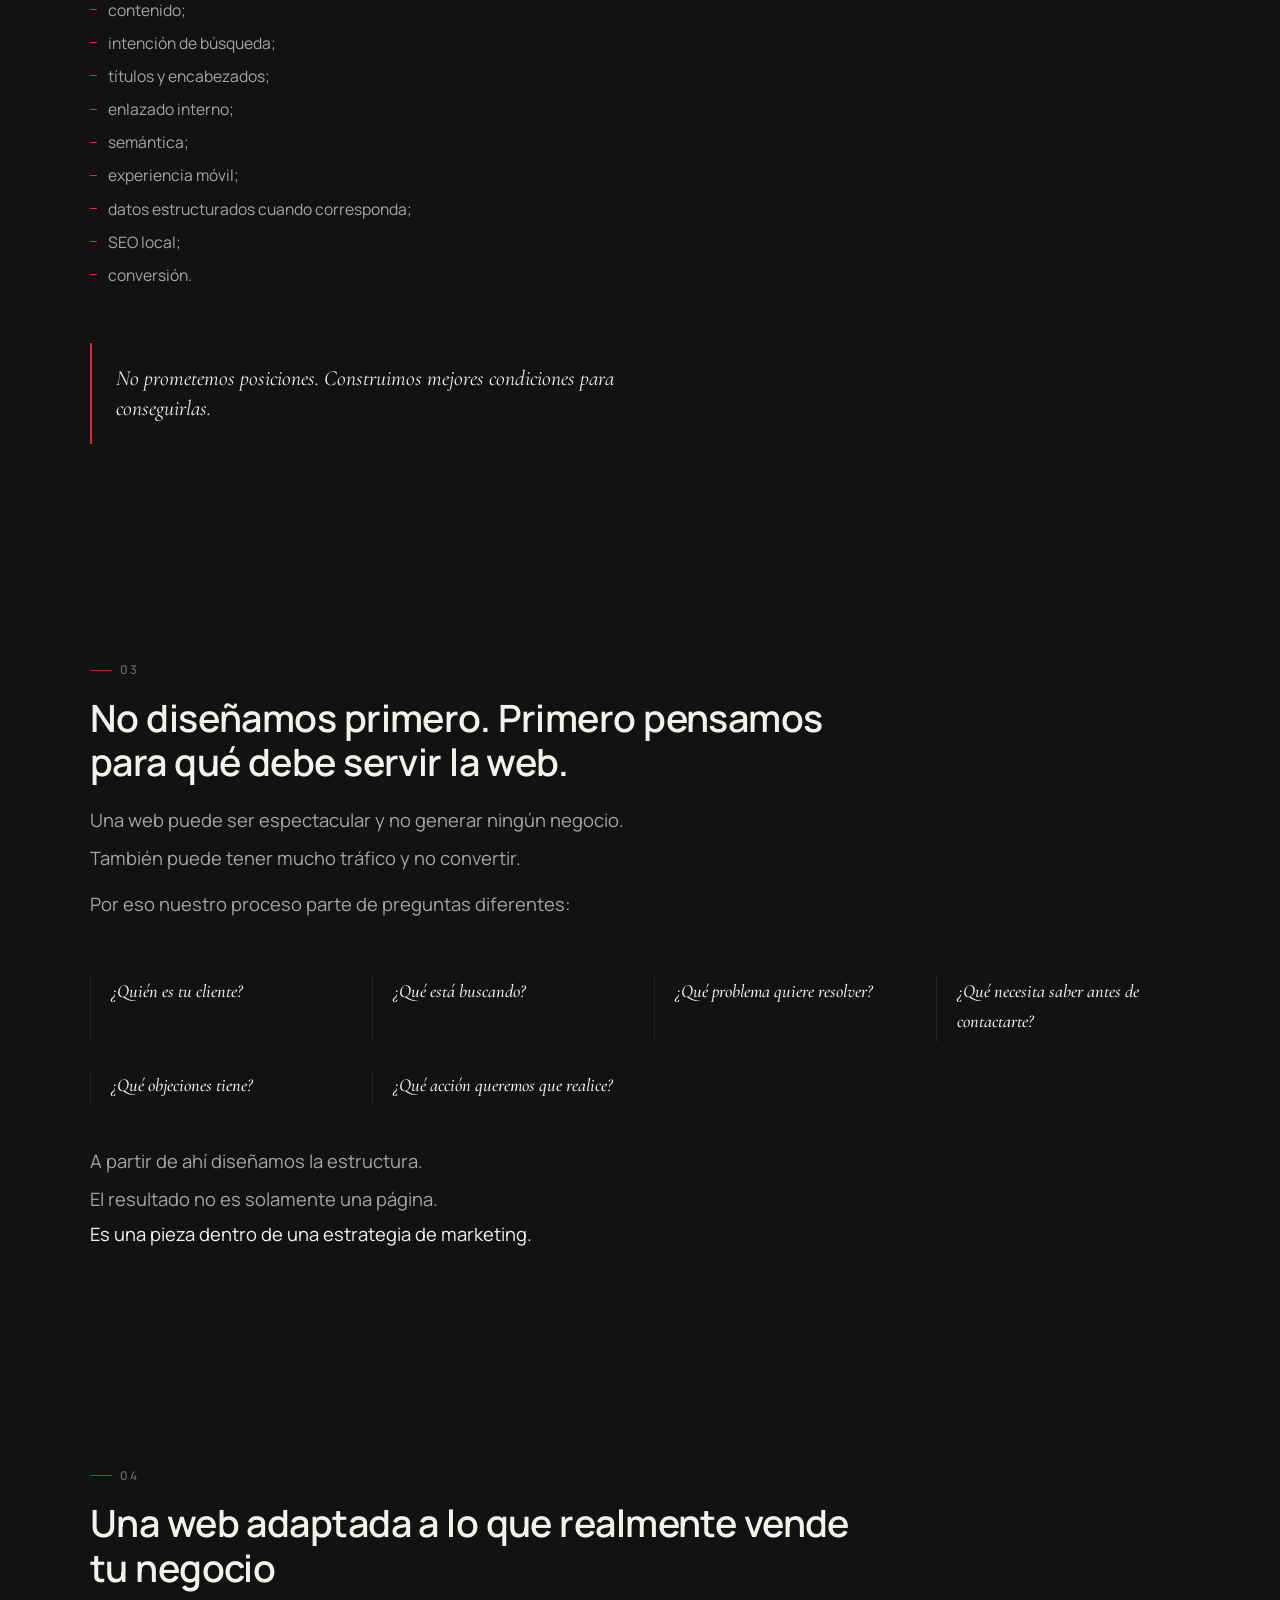
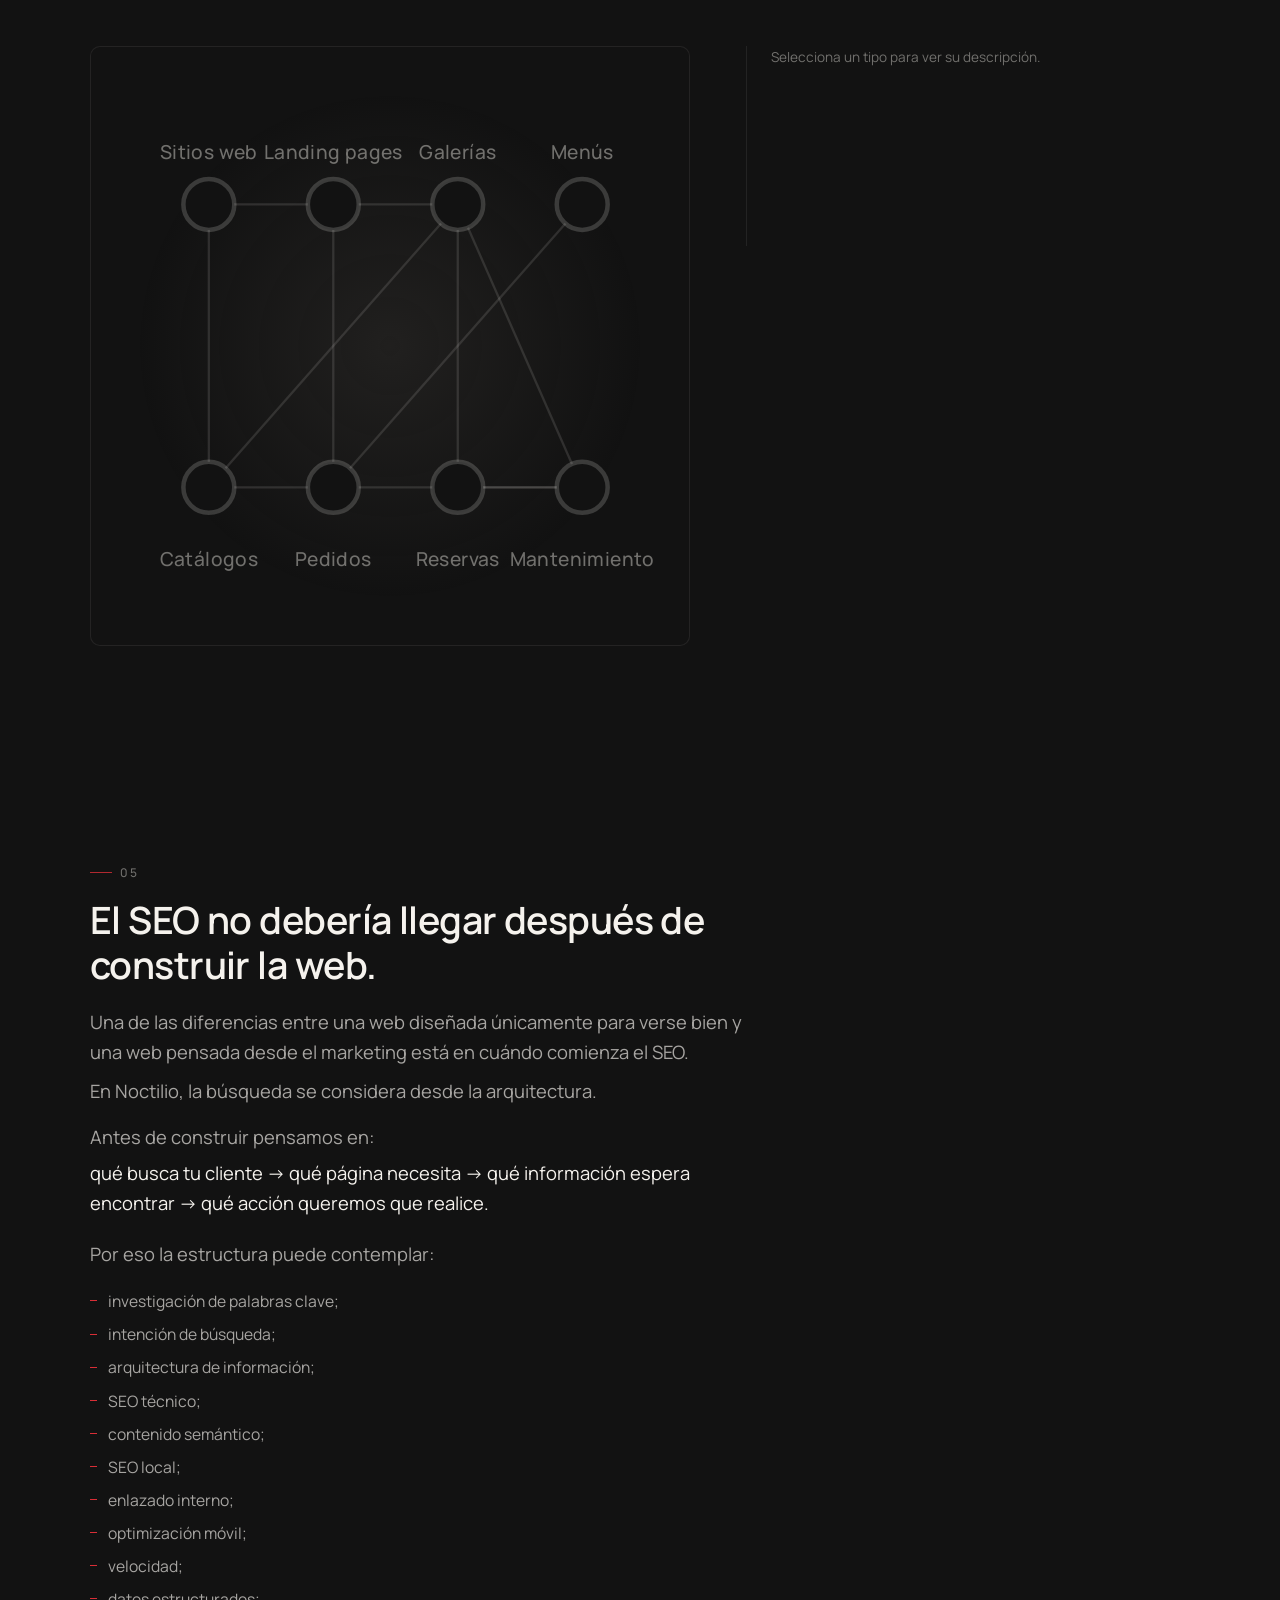
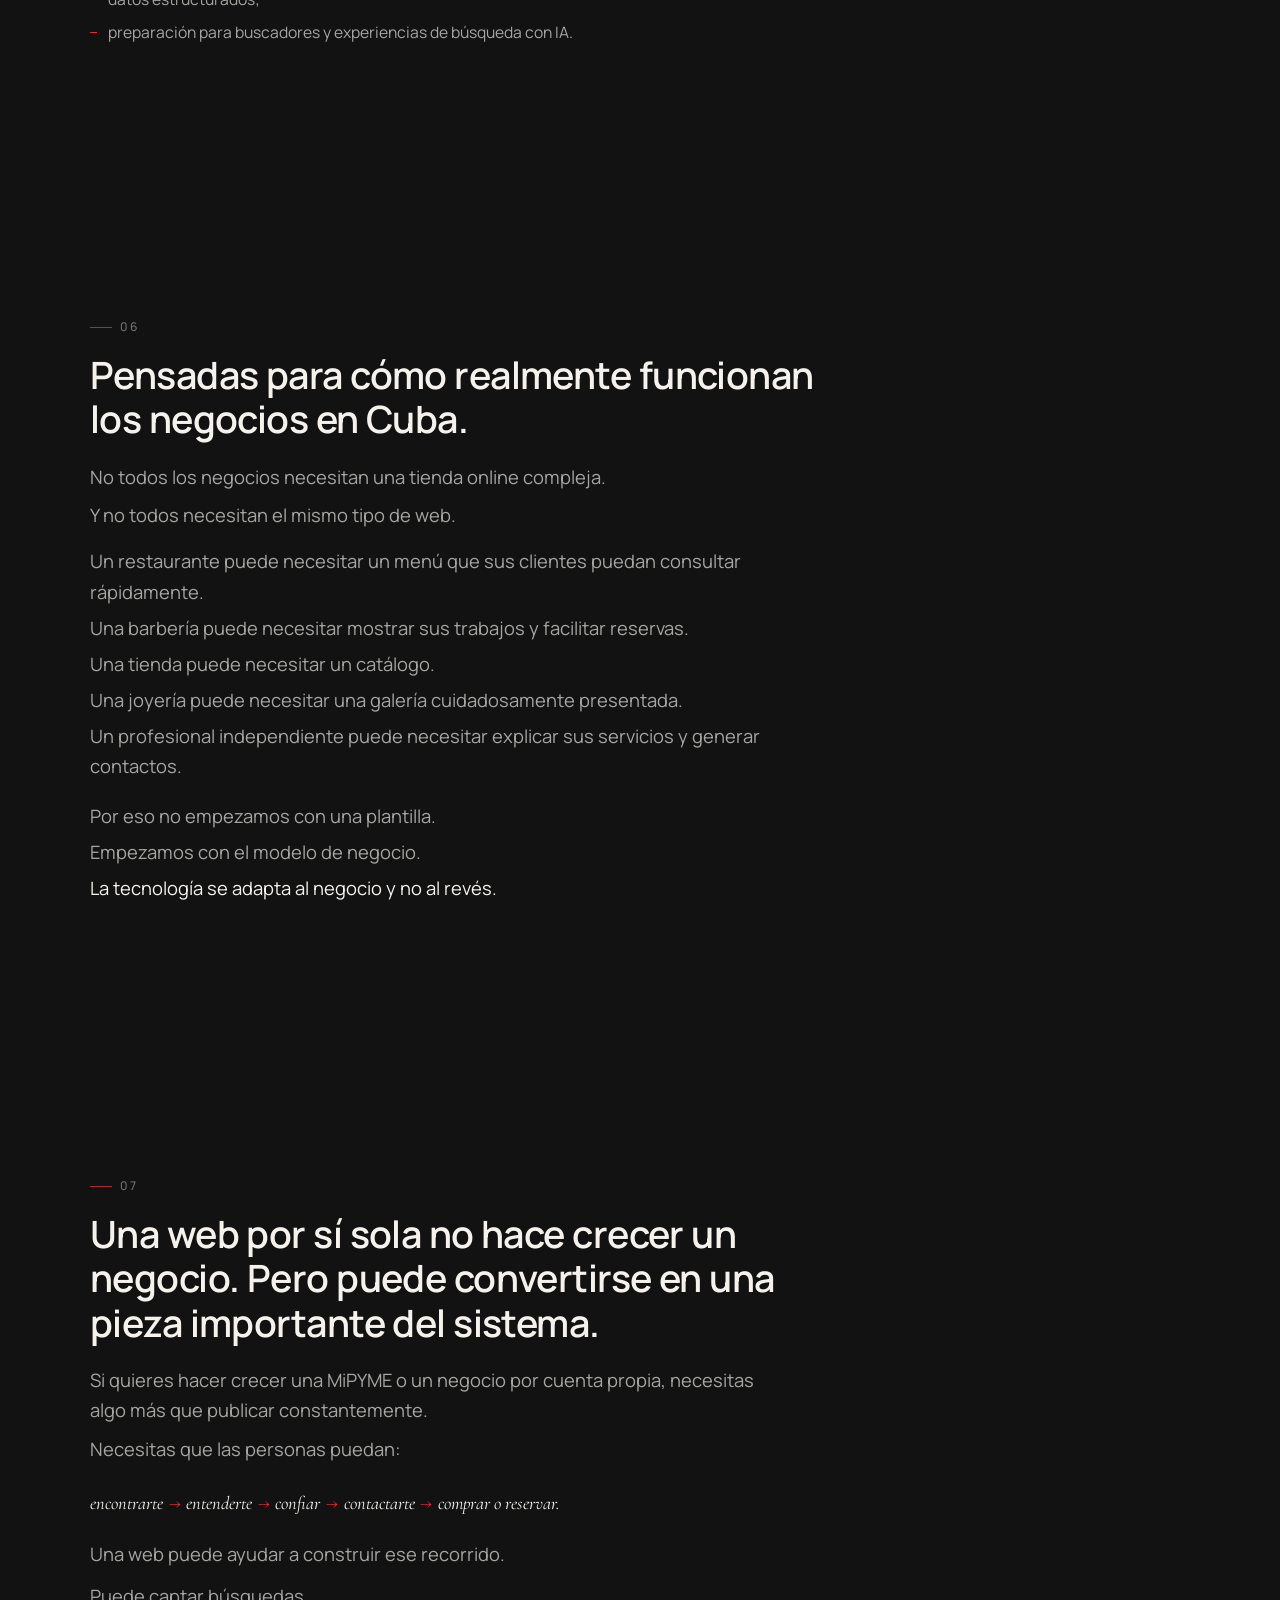
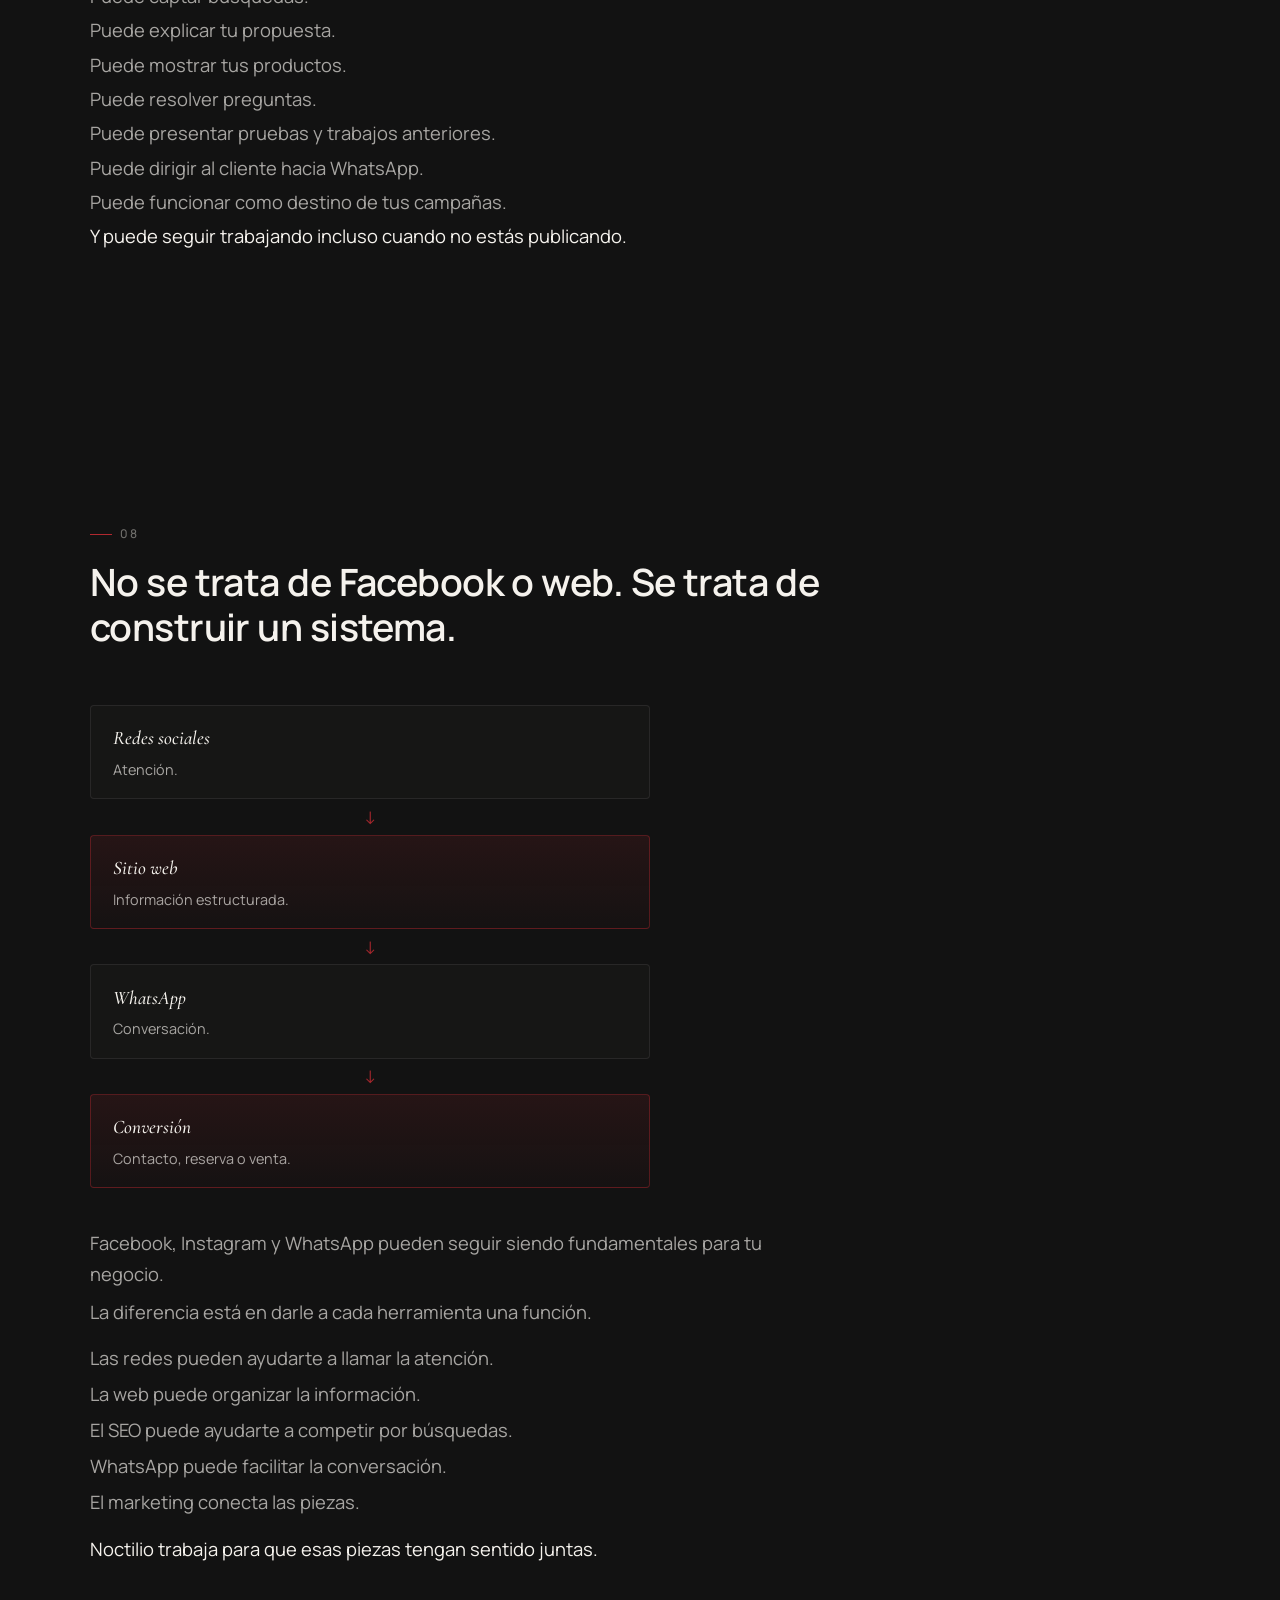
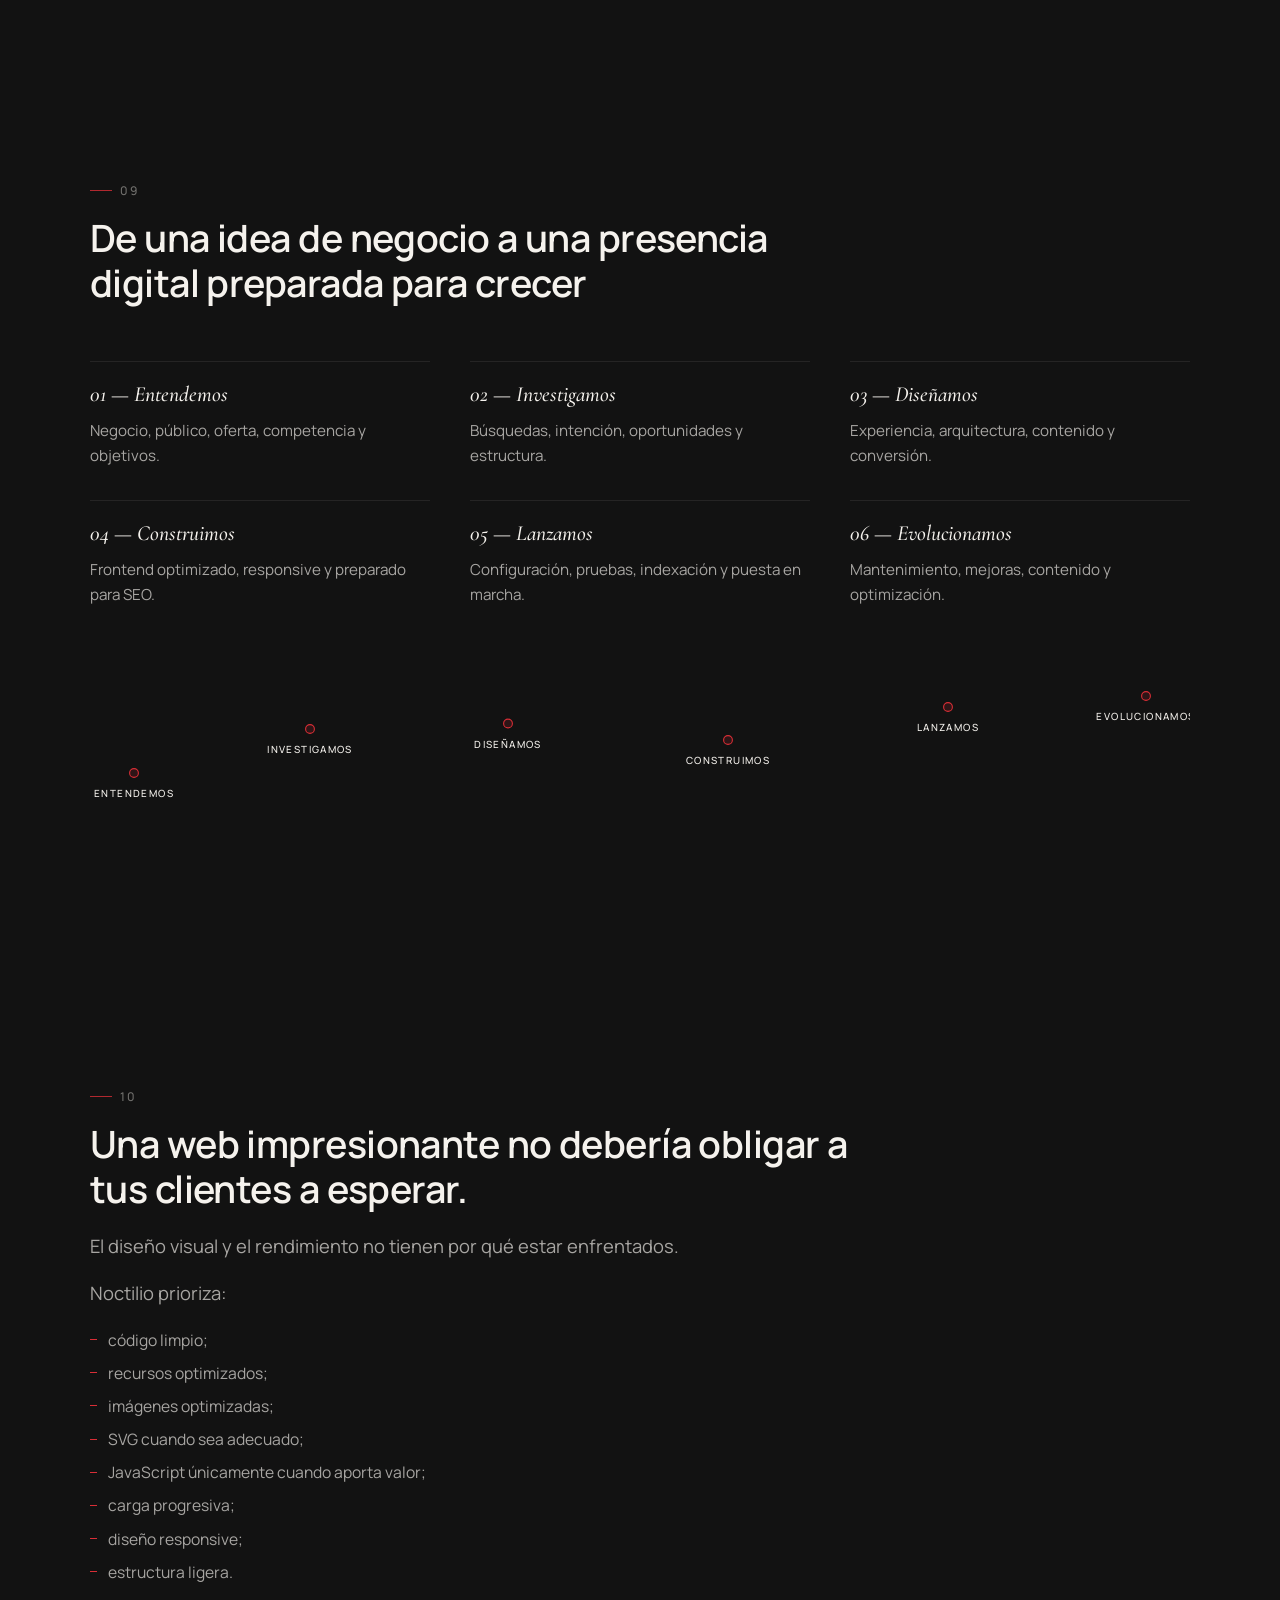
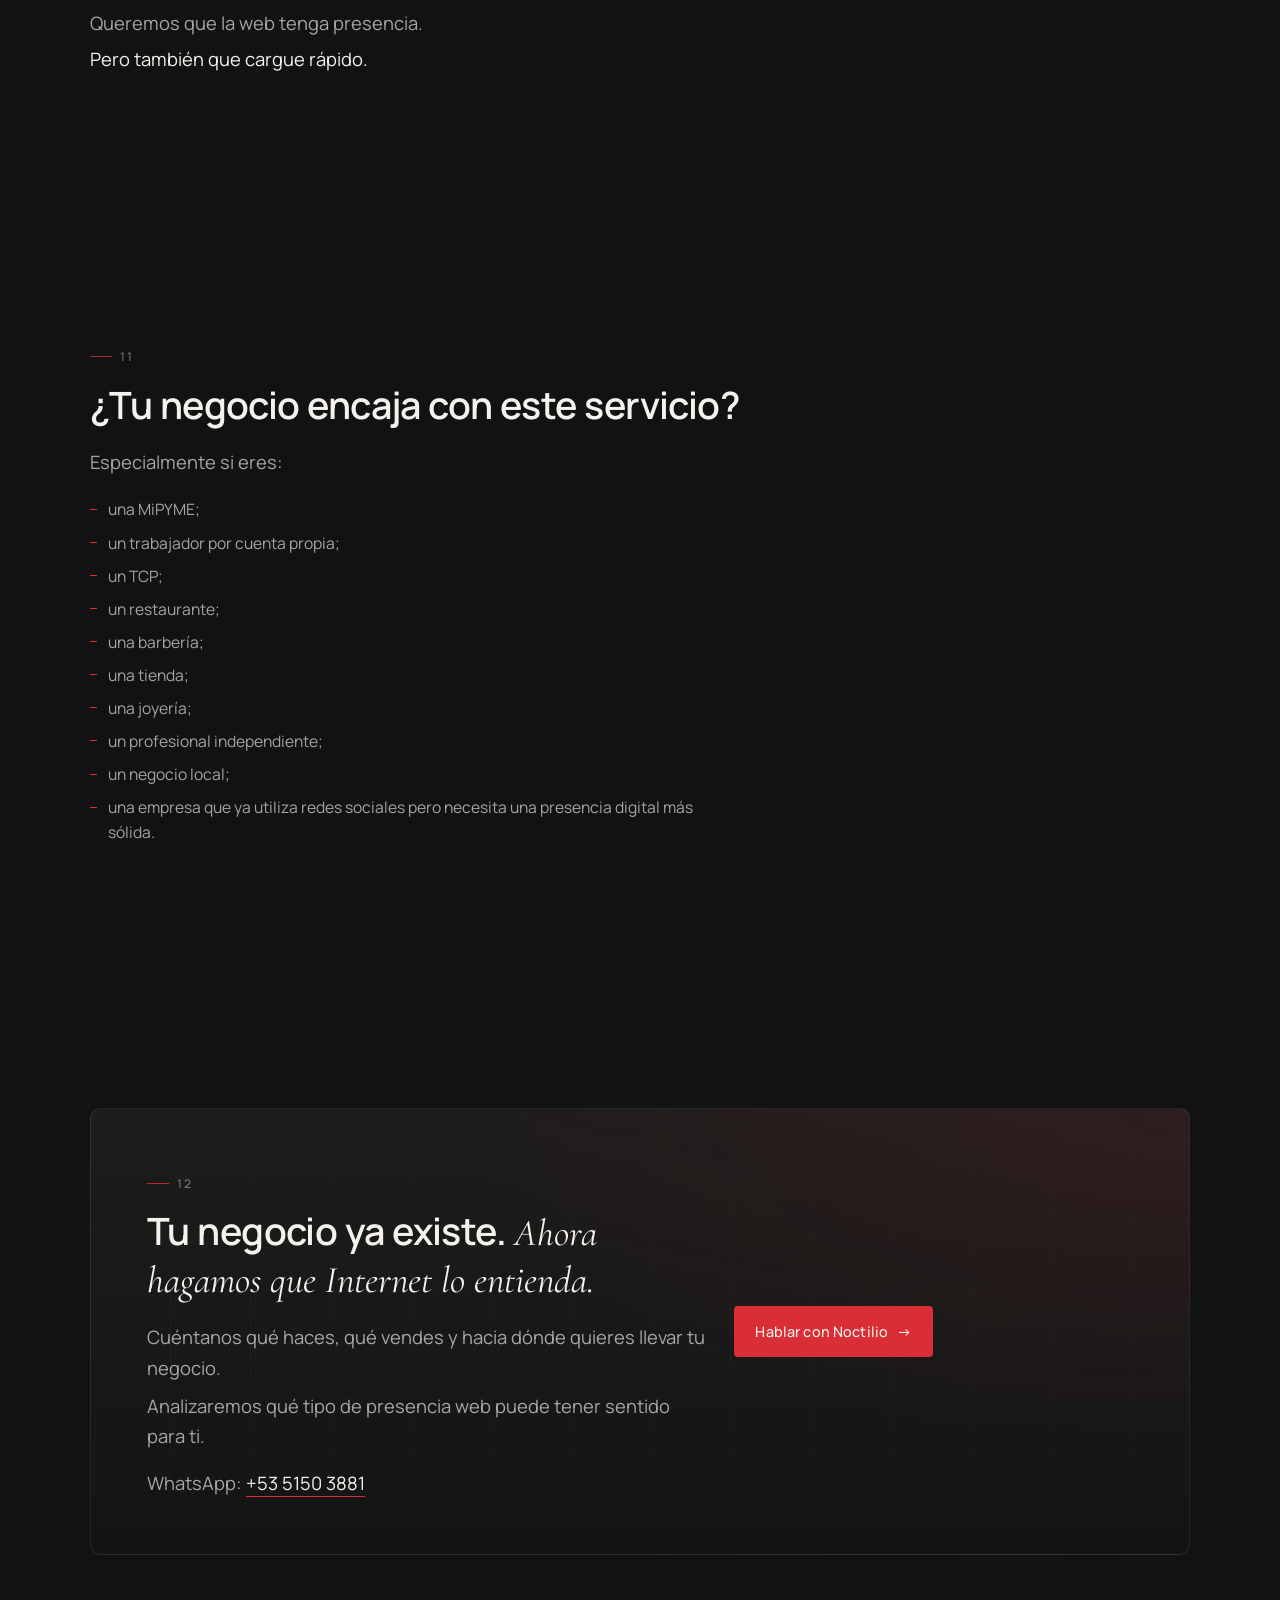
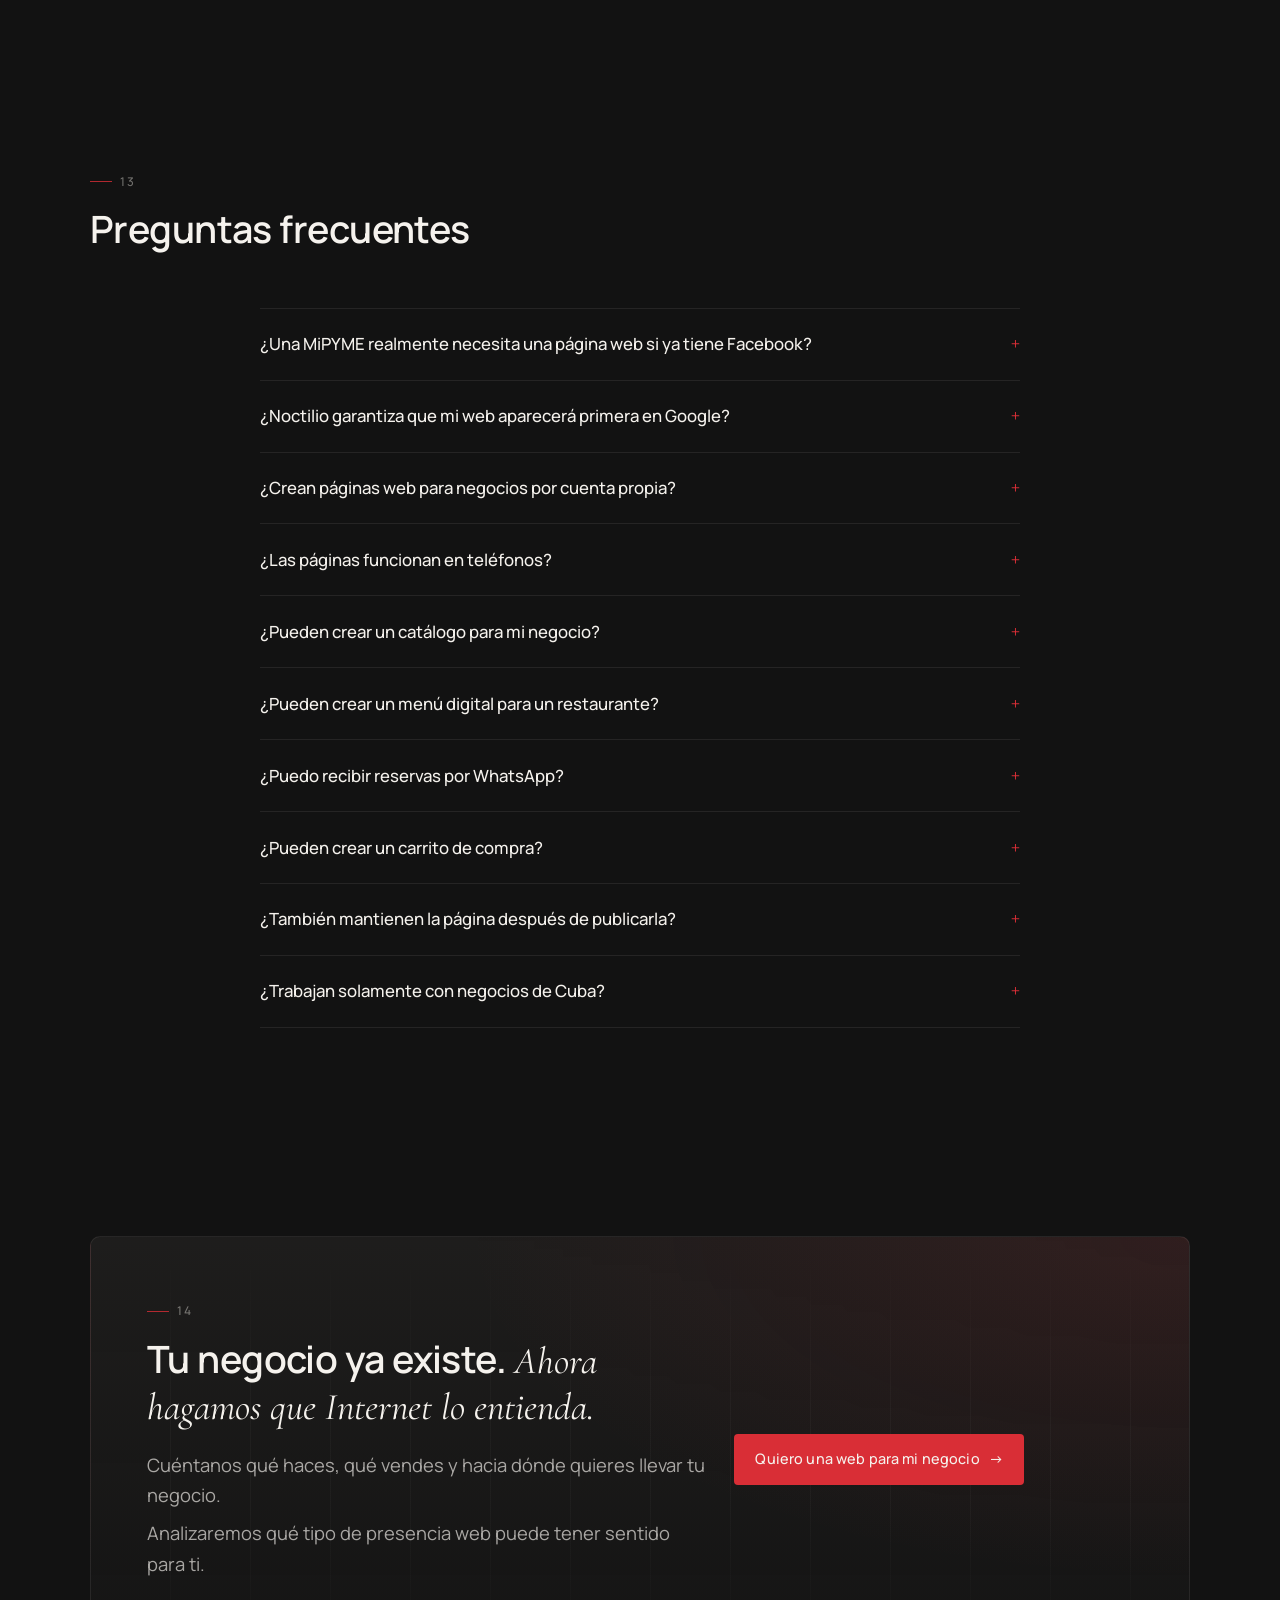
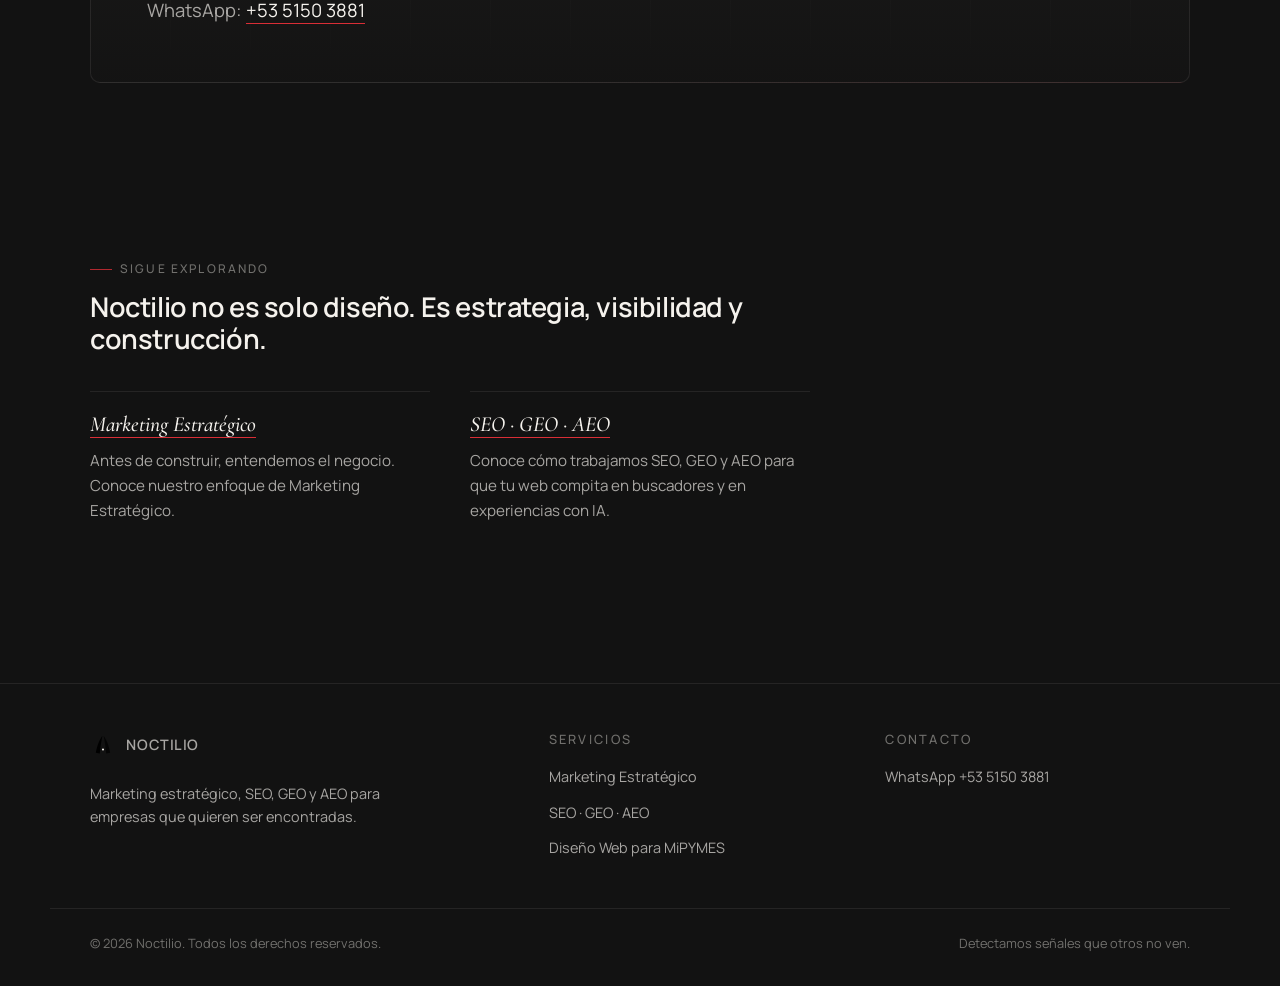
<file: diseno-web-mipymes/index.html>
<!DOCTYPE html>
<html lang="es">
<head>
<meta charset="utf-8">
<meta name="viewport" content="width=device-width, initial-scale=1">
<title>Diseño Web para MiPYMES y TCP | Noctilio</title>
<meta name="description" content="Diseño de sitios web para MiPYMES y negocios por cuenta propia, con SEO, estrategia y conversión. Webs rápidas y preparadas para crecer en Cuba y Latinoamérica.">
<link rel="canonical" href="https://noctilio-agency.pages.dev/diseno-web-mipymes/">
<meta name="theme-color" content="#121212">

<meta property="og:type" content="website">
<meta property="og:site_name" content="Noctilio">
<meta property="og:title" content="Diseño Web para MiPYMES y TCP | Noctilio">
<meta property="og:description" content="Diseño de sitios web para MiPYMES y negocios por cuenta propia, con SEO, estrategia y conversión. Webs rápidas y preparadas para crecer en Cuba y Latinoamérica.">
<meta property="og:url" content="https://noctilio-agency.pages.dev/diseno-web-mipymes/">
<meta property="og:locale" content="es_ES">
<meta name="twitter:card" content="summary_large_image">
<meta name="twitter:title" content="Diseño Web para MiPYMES y TCP | Noctilio">
<meta name="twitter:description" content="Tu negocio merece algo más que una publicación en Facebook.">

<link rel="icon" type="image/svg+xml" href="../favicon.svg">
<link rel="preconnect" href="https://fonts.googleapis.com">
<link rel="preconnect" href="https://fonts.gstatic.com" crossorigin>
<link href="https://fonts.googleapis.com/css2?family=Manrope:wght@300;400;500;600;700&family=Cormorant+Garamond:ital,wght@0,400;0,500;1,400&display=swap" rel="stylesheet">
<link rel="stylesheet" href="../styles.css">

<script type="application/ld+json">
{
  "@context": "https://schema.org",
  "@type": "Service",
  "name": "Diseño de sitios web para MiPYMES y TCP",
  "provider": {"@type":"Organization","name":"Noctilio","url":"https://noctilio-agency.pages.dev/","telephone":"+5351503881"},
  "serviceType": "Diseño web, SEO y conversión para MiPYMES",
  "areaServed": ["Cuba","Latinoamérica"],
  "description": "Creación de sitios web y landing pages para MiPYMES, TCP y negocios por cuenta propia, con SEO, estrategia y conversión."
}
</script>
<script type="application/ld+json">
{
  "@context": "https://schema.org",
  "@type": "BreadcrumbList",
  "itemListElement": [
    {"@type":"ListItem","position":1,"name":"Inicio","item":"https://noctilio-agency.pages.dev/"},
    {"@type":"ListItem","position":2,"name":"Diseño Web para MiPYMES","item":"https://noctilio-agency.pages.dev/diseno-web-mipymes/"}
  ]
}
</script>
<script type="application/ld+json">
{
  "@context": "https://schema.org",
  "@type": "FAQPage",
  "mainEntity": [
    {"@type":"Question","name":"¿Una MiPYME realmente necesita una página web si ya tiene Facebook?","acceptedAnswer":{"@type":"Answer","text":"Facebook puede ser una herramienta excelente para generar atención y contacto, pero una web permite organizar la información del negocio en un espacio propio y trabajar su presencia en buscadores. Noctilio plantea ambas herramientas como complementarias."}},
    {"@type":"Question","name":"¿Noctilio garantiza que mi web aparecerá primera en Google?","acceptedAnswer":{"@type":"Answer","text":"No. No sería responsable garantizar una posición concreta. Noctilio construye sitios técnicamente preparados para SEO y trabaja aspectos que pueden favorecer su visibilidad, pero el posicionamiento depende de múltiples factores y de la evolución de los buscadores."}},
    {"@type":"Question","name":"¿Crean páginas web para negocios por cuenta propia?","acceptedAnswer":{"@type":"Answer","text":"Sí. El servicio está especialmente pensado para pequeños negocios, TCP, profesionales independientes y MiPYMES que necesitan una presencia digital profesional adaptada a sus recursos."}},
    {"@type":"Question","name":"¿Las páginas funcionan en teléfonos?","acceptedAnswer":{"@type":"Answer","text":"Sí. El desarrollo es mobile-first y se adapta a móviles, tablets y computadoras."}},
    {"@type":"Question","name":"¿Pueden crear un catálogo para mi negocio?","acceptedAnswer":{"@type":"Answer","text":"Sí. Podemos crear catálogos digitales adaptados al tipo de productos y a la forma en que los clientes necesitan consultarlos."}},
    {"@type":"Question","name":"¿Pueden crear un menú digital para un restaurante?","acceptedAnswer":{"@type":"Answer","text":"Sí. El menú puede organizarse para facilitar la consulta desde teléfonos y puede integrarse dentro de una estrategia web más amplia."}},
    {"@type":"Question","name":"¿Puedo recibir reservas por WhatsApp?","acceptedAnswer":{"@type":"Answer","text":"Sí. La web puede dirigir al cliente hacia WhatsApp para realizar consultas, reservas o pedidos."}},
    {"@type":"Question","name":"¿Pueden crear un carrito de compra?","acceptedAnswer":{"@type":"Answer","text":"Sí, cuando el modelo de negocio lo permita. Al tratarse de sitios frontend sin backend, el carrito puede utilizarse para seleccionar productos y generar un pedido o solicitud mediante WhatsApp, pero no equivale a un ecommerce completo con procesamiento de pagos y gestión de pedidos en servidor."}},
    {"@type":"Question","name":"¿También mantienen la página después de publicarla?","acceptedAnswer":{"@type":"Answer","text":"Sí. El mantenimiento puede incluir actualización de contenido, productos, servicios, imágenes y mejoras de la web."}},
    {"@type":"Question","name":"¿Trabajan solamente con negocios de Cuba?","acceptedAnswer":{"@type":"Answer","text":"Cuba es el mercado prioritario de este servicio, pero la propuesta también está pensada para MiPYMES y negocios independientes de Latinoamérica."}}
  ]
}
</script>

<!-- Google tag (gtag.js) -->
<script async src="https://www.googletagmanager.com/gtag/js?id=G-YCF7VSZDQ2"></script>
<script>
  window.dataLayer = window.dataLayer || [];
  function gtag(){dataLayer.push(arguments);}
  gtag('js', new Date());
  gtag('config', 'G-YCF7VSZDQ2');
</script>
</head>
<body>

<a class="skip" href="#main">Saltar al contenido</a>

<header class="header" role="banner">
  <div class="container header__inner">
    <a class="brand" href="../" aria-label="Noctilio — Inicio">
      <svg viewBox="0 0 40 40" aria-hidden="true">
        <path class="accent" d="M9 32 C11 20 15 11 19 6 C17 16 16 24 15 33 Z"/>
        <path d="M31 32 C29 20 25 11 21 6 C23 16 24 24 25 33 Z" opacity=".7"/>
        <circle cx="20" cy="27" r="1.6" fill="currentColor"/>
      </svg>
      <span>NOCTILIO</span>
    </a>
    <nav class="nav" aria-label="Principal">
      <ul class="nav__list">
        <li><a class="nav__link" href="../">Inicio</a></li>
        <li><a class="nav__link" href="../marketing-estrategico/">Marketing</a></li>
        <li><a class="nav__link" href="../seo-geo-aeo/">SEO · GEO · AEO</a></li>
        <li><a class="nav__link" href="./" aria-current="page">Diseño Web</a></li>
      </ul>
    </nav>
    <a class="btn btn--primary header__cta" href="https://wa.me/5351503881?text=Hola%20Noctilio%2C%20quiero%20hablar%20con%20un%20estratega." target="_blank" rel="noopener">Hablar con Noctilio</a>
    <button class="burger" type="button" aria-label="Abrir menú" aria-controls="mobile-nav" aria-expanded="false">
      <span></span><span></span><span></span>
    </button>
  </div>
</header>

<nav class="mobile-nav" id="mobile-nav" aria-label="Navegación móvil" aria-hidden="true">
  <a href="../">Inicio</a>
  <a href="../marketing-estrategico/">Marketing Estratégico</a>
  <a href="../seo-geo-aeo/">SEO · GEO · AEO</a>
  <a href="./">Diseño Web para MiPYMES</a>
  <a class="btn btn--primary" href="https://wa.me/5351503881?text=Hola%20Noctilio%2C%20quiero%20una%20web%20para%20mi%20negocio." target="_blank" rel="noopener">Quiero una web para mi negocio</a>
</nav>

<main id="main">

  <!-- ================= HERO ================= -->
  <section class="hero hero--compact blueprint" aria-labelledby="h1">
    <div class="container">
      <nav class="breadcrumbs reveal" aria-label="Ruta de navegación">
        <a href="../">Inicio</a>
        <span class="sep" aria-hidden="true">/</span>
        <span aria-current="page">Diseño Web para MiPYMES</span>
      </nav>
      <span class="eyebrow reveal">Diseño Web · SEO · Conversión</span>
      <h1 id="h1" class="reveal">Tu negocio merece algo más que <span class="serif">una publicación en Facebook.</span></h1>
      <div class="reveal reveal--d1">
        <p class="lede" style="margin-top:1.5rem">Creamos sitios web y landing pages para MiPYMES y negocios por cuenta propia, diseñados desde el marketing y preparados para SEO, visibilidad y conversión.</p>
        <p class="lede" style="margin-top:1rem">Facebook puede ayudarte a que las personas descubran tu negocio.</p>
        <p class="lede" style="margin-top:.5rem">Instagram puede generar atención.</p>
        <p class="lede" style="margin-top:.5rem">WhatsApp puede ayudarte a cerrar una venta.</p>
        <p class="lede" style="margin-top:.75rem">Pero ninguna de esas herramientas debería ser el único lugar donde existe tu negocio en Internet.</p>
        <p class="lede" style="margin-top:.75rem">En Noctilio creamos sitios web y landing pages para MiPYMES, TCP y negocios por cuenta propia, combinando diseño, estrategia de marketing y SEO desde el principio.</p>
        <p class="lede" style="margin-top:.75rem">No hacemos webs solamente para que se vean bien.</p>
        <p class="lede" style="margin-top:.25rem;color:var(--c-text)">Las construimos para que puedan encontrarse, entenderse y convertir visitas en oportunidades.</p>
      </div>
      <div class="hero__cta reveal reveal--d2">
        <a class="btn btn--primary" href="https://wa.me/5351503881?text=Hola%20Noctilio%2C%20quiero%20una%20web%20para%20mi%20negocio." target="_blank" rel="noopener">Quiero una web para mi negocio <span class="arrow" aria-hidden="true">→</span></a>
        <a class="btn btn--ghost" href="https://wa.me/5351503881?text=Hola%20Noctilio%2C%20quiero%20hablar%20con%20un%20estratega." target="_blank" rel="noopener">Hablar con Noctilio</a>
      </div>
    </div>
  </section>

  <!-- ================= 01 · ¿PARA QUÉ UNA WEB? ================= -->
  <section class="section" aria-labelledby="s1">
    <div class="container">
      <header class="section__head reveal">
        <span class="eyebrow">01</span>
        <h2 id="s1">“Yo ya tengo Facebook. ¿Para qué necesito una web?”</h2>
        <p class="lede" style="margin-top:1.25rem">Es una pregunta completamente válida.</p>
        <p class="lede" style="margin-top:.5rem">En Cuba, para muchos negocios, Facebook y WhatsApp son herramientas fundamentales para conseguir clientes.</p>
        <p class="lede" style="margin-top:.5rem">Noctilio no pretende reemplazarlas.</p>
        <p class="lede" style="margin-top:1rem">La cuestión es otra:</p>
        <p class="lede" style="margin-top:.5rem;color:var(--c-text)">¿Qué ocurre cuando alguien busca específicamente tu negocio, quiere conocer todos tus servicios, comparar lo que ofreces o necesita información que no cabe en una publicación?</p>
        <p class="lede" style="margin-top:1.25rem">Una red social pertenece a una plataforma.</p>
        <p class="lede" style="margin-top:.5rem">Tu sitio web es un espacio digital propio donde puedes organizar:</p>
        <ul class="signals-list">
          <li>tus servicios;</li>
          <li>tus productos;</li>
          <li>tus fotografías;</li>
          <li>tus horarios;</li>
          <li>tu ubicación;</li>
          <li>tus preguntas frecuentes;</li>
          <li>tus formas de contacto;</li>
          <li>tus catálogos;</li>
          <li>tus menús;</li>
          <li>tus promociones;</li>
          <li>tus procesos de reserva o pedido.</li>
        </ul>
        <p class="lede" style="margin-top:1.5rem">Y, además, puede construirse pensando desde el principio en SEO y búsqueda orgánica.</p>
      </header>
      <div class="callout reveal">
        <p>Las redes pueden generar atención. Una web puede darle estructura a esa atención.</p>
      </div>
    </div>
  </section>

  <!-- ================= 02 · NO VENDEMOS HUMO ================= -->
  <section class="section" aria-labelledby="s2">
    <div class="container">
      <header class="section__head reveal">
        <span class="eyebrow">02</span>
        <h2 id="s2">Una web no garantiza estar primero en Google. Y te lo decimos desde el principio.</h2>
        <p class="lede" style="margin-top:1.25rem">Desconfiamos de las promesas de:</p>
        <p class="lede" style="margin-top:.5rem;color:var(--c-text)">“Te ponemos número uno en Google.”</p>
        <p class="lede" style="margin-top:1.25rem">Nadie serio puede garantizar una posición concreta de forma permanente.</p>
        <p class="lede" style="margin-top:.5rem">Google cambia.</p>
        <p class="lede" style="margin-top:.25rem">La competencia cambia.</p>
        <p class="lede" style="margin-top:.25rem">Las búsquedas cambian.</p>
        <p class="lede" style="margin-top:.25rem">El mercado cambia.</p>
        <p class="lede" style="margin-top:1rem">Lo que sí podemos hacer es construir una web técnicamente preparada y estratégicamente pensada para competir en buscadores.</p>
        <p class="lede" style="margin-top:1rem">Eso significa trabajar desde el inicio aspectos como:</p>
        <ul class="signals-list">
          <li>arquitectura;</li>
          <li>velocidad;</li>
          <li>estructura HTML;</li>
          <li>contenido;</li>
          <li>intención de búsqueda;</li>
          <li>títulos y encabezados;</li>
          <li>enlazado interno;</li>
          <li>semántica;</li>
          <li>experiencia móvil;</li>
          <li>datos estructurados cuando corresponda;</li>
          <li>SEO local;</li>
          <li>conversión.</li>
        </ul>
      </header>
      <div class="callout reveal">
        <p>No prometemos posiciones. Construimos mejores condiciones para conseguirlas.</p>
      </div>
    </div>
  </section>

  <!-- ================= 03 · DISEÑO DESDE EL ÁNGULO DE UN MARKETER ================= -->
  <section class="section" aria-labelledby="s3">
    <div class="container">
      <header class="section__head reveal">
        <span class="eyebrow">03</span>
        <h2 id="s3">No diseñamos primero. Primero pensamos para qué debe servir la web.</h2>
        <p class="lede" style="margin-top:1.25rem">Una web puede ser espectacular y no generar ningún negocio.</p>
        <p class="lede" style="margin-top:.5rem">También puede tener mucho tráfico y no convertir.</p>
        <p class="lede" style="margin-top:1rem">Por eso nuestro proceso parte de preguntas diferentes:</p>
      </header>
      <div class="qa">
        <div class="reveal"><strong>¿Quién es tu cliente?</strong></div>
        <div class="reveal reveal--d1"><strong>¿Qué está buscando?</strong></div>
        <div class="reveal reveal--d2"><strong>¿Qué problema quiere resolver?</strong></div>
        <div class="reveal reveal--d3"><strong>¿Qué necesita saber antes de contactarte?</strong></div>
        <div class="reveal"><strong>¿Qué objeciones tiene?</strong></div>
        <div class="reveal reveal--d1"><strong>¿Qué acción queremos que realice?</strong></div>
      </div>
      <header class="section__head reveal" style="margin-top:2.5rem;margin-bottom:0">
        <p class="lede">A partir de ahí diseñamos la estructura.</p>
        <p class="lede" style="margin-top:.5rem">El resultado no es solamente una página.</p>
        <p class="lede" style="margin-top:.25rem;color:var(--c-text)">Es una pieza dentro de una estrategia de marketing.</p>
      </header>
    </div>
  </section>

<!-- ================= 04 · QUÉ PODEMOS CREAR (RED DE SEÑALES) ================= -->
<section class="section" aria-labelledby="s4">
  <div class="container">
    <header class="section__head reveal">
      <span class="eyebrow">04</span>
      <h2 id="s4">Una web adaptada a lo que realmente vende tu negocio</h2>
    </header>

    <div class="network reveal" data-network aria-label="Red interactiva de tipos de web">
      <svg class="network__svg" viewBox="0 0 100 100" role="group" aria-label="Mapa de tipos de web">
        <g>
          <line class="network__edge" data-between="sitios|landing" x1="18" y1="25" x2="40" y2="25"/>
          <line class="network__edge" data-between="sitios|catalogos" x1="18" y1="25" x2="18" y2="75"/>
          <line class="network__edge" data-between="landing|menus" x1="40" y1="25" x2="40" y2="75"/>
          <line class="network__edge" data-between="catalogos|galerias" x1="18" y1="75" x2="62" y2="25"/>
          <line class="network__edge" data-between="catalogos|pedidos" x1="18" y1="75" x2="40" y2="75"/>
          <line class="network__edge" data-between="menus|reservas" x1="62" y1="25" x2="62" y2="75"/>
          <line class="network__edge" data-between="galerias|mantenimiento" x1="62" y1="25" x2="84" y2="75"/>
          <line class="network__edge" data-between="pedidos|mantenimiento" x1="40" y1="75" x2="84" y2="75"/>
          <line class="network__edge" data-between="reservas|mantenimiento" x1="62" y1="75" x2="84" y2="75"/>
          <line class="network__edge" data-between="landing|galerias" x1="40" y1="25" x2="62" y2="25"/>
          <line class="network__edge" data-between="menus|pedidos" x1="84" y1="25" x2="40" y2="75"/>
        </g>

        <g class="network__node" data-node="sitios">
          <circle class="network__pulse" cx="18" cy="25" r="6"/>
          <circle cx="18" cy="25" r="4.5"/>
          <text x="18" y="17" text-anchor="middle">Sitios web</text>
        </g>
        <g class="network__node" data-node="landing">
          <circle class="network__pulse" cx="40" cy="25" r="6"/>
          <circle cx="40" cy="25" r="4.5"/>
          <text x="40" y="17" text-anchor="middle">Landing pages</text>
        </g>
        <g class="network__node" data-node="galerias">
          <circle class="network__pulse" cx="62" cy="25" r="6"/>
          <circle cx="62" cy="25" r="4.5"/>
          <text x="62" y="17" text-anchor="middle">Galerías</text>
        </g>
        <g class="network__node" data-node="menus">
          <circle class="network__pulse" cx="84" cy="25" r="6"/>
          <circle cx="84" cy="25" r="4.5"/>
          <text x="84" y="17" text-anchor="middle">Menús</text>
        </g>
        <g class="network__node" data-node="catalogos">
          <circle class="network__pulse" cx="18" cy="75" r="6"/>
          <circle cx="18" cy="75" r="4.5"/>
          <text x="18" y="89" text-anchor="middle">Catálogos</text>
        </g>
        <g class="network__node" data-node="pedidos">
          <circle class="network__pulse" cx="40" cy="75" r="6"/>
          <circle cx="40" cy="75" r="4.5"/>
          <text x="40" y="89" text-anchor="middle">Pedidos</text>
        </g>
        <g class="network__node" data-node="reservas">
          <circle class="network__pulse" cx="62" cy="75" r="6"/>
          <circle cx="62" cy="75" r="4.5"/>
          <text x="62" y="89" text-anchor="middle">Reservas</text>
        </g>
        <g class="network__node" data-node="mantenimiento">
          <circle class="network__pulse" cx="84" cy="75" r="6"/>
          <circle cx="84" cy="75" r="4.5"/>
          <text x="84" y="89" text-anchor="middle">Mantenimiento</text>
        </g>
      </svg>

      <aside class="network__panel">
        <p class="hint">Selecciona un tipo para ver su descripción.</p>
        <div class="network__panel__items">
          <div data-node="sitios"><h3>Sitios web corporativos</h3><p>Para empresas que necesitan presentar profesionalmente quiénes son, qué ofrecen y cómo contactarlas.</p></div>
          <div data-node="landing"><h3>Landing pages</h3><p>Páginas enfocadas en una oferta, servicio, campaña o acción específica.</p></div>
          <div data-node="catalogos"><h3>Catálogos digitales</h3><p>Productos organizados para que el cliente pueda explorar fácilmente.</p></div>
          <div data-node="menus"><h3>Menús digitales</h3><p>Especialmente para restaurantes, cafeterías y negocios gastronómicos.</p></div>
          <div data-node="galerias"><h3>Galerías</h3><p>Para negocios donde el aspecto visual es parte importante de la decisión de compra.</p></div>
          <div data-node="pedidos"><h3>Pedidos y carritos</h3><p>Interfaces de selección de productos y pedidos adaptadas al modelo del negocio.</p></div>
          <div data-node="reservas"><h3>Reservas por WhatsApp</h3><p>La web presenta la información y dirige al cliente hacia WhatsApp para realizar la reserva o consulta.</p></div>
          <div data-node="mantenimiento"><h3>Mantenimiento</h3><p>Actualización de contenidos, productos, servicios y mejoras de la web después de su publicación.</p></div>
        </div>
      </aside>
    </div>
  </div>
</section>
  <!-- ================= 05 · SEO DESDE EL PRINCIPIO ================= -->
  <section class="section" aria-labelledby="s5">
    <div class="container">
      <header class="section__head reveal">
        <span class="eyebrow">05</span>
        <h2 id="s5">El SEO no debería llegar después de construir la web.</h2>
        <p class="lede" style="margin-top:1.25rem">Una de las diferencias entre una web diseñada únicamente para verse bien y una web pensada desde el marketing está en cuándo comienza el SEO.</p>
        <p class="lede" style="margin-top:.5rem">En Noctilio, la búsqueda se considera desde la arquitectura.</p>
        <p class="lede" style="margin-top:1rem">Antes de construir pensamos en:</p>
        <p class="lede" style="margin-top:.35rem;color:var(--c-text)">qué busca tu cliente → qué página necesita → qué información espera encontrar → qué acción queremos que realice.</p>
        <p class="lede" style="margin-top:1.25rem">Por eso la estructura puede contemplar:</p>
        <ul class="signals-list">
          <li>investigación de palabras clave;</li>
          <li>intención de búsqueda;</li>
          <li>arquitectura de información;</li>
          <li>SEO técnico;</li>
          <li>contenido semántico;</li>
          <li>SEO local;</li>
          <li>enlazado interno;</li>
          <li>optimización móvil;</li>
          <li>velocidad;</li>
          <li>datos estructurados;</li>
          <li>preparación para buscadores y experiencias de búsqueda con IA.</li>
        </ul>
      </header>
    </div>
  </section>

  <!-- ================= 06 · NEGOCIOS CUBANOS ================= -->
  <section class="section" aria-labelledby="s6">
    <div class="container">
      <header class="section__head reveal">
        <span class="eyebrow">06</span>
        <h2 id="s6">Pensadas para cómo realmente funcionan los negocios en Cuba.</h2>
        <p class="lede" style="margin-top:1.25rem">No todos los negocios necesitan una tienda online compleja.</p>
        <p class="lede" style="margin-top:.5rem">Y no todos necesitan el mismo tipo de web.</p>
        <p class="lede" style="margin-top:1rem">Un restaurante puede necesitar un menú que sus clientes puedan consultar rápidamente.</p>
        <p class="lede" style="margin-top:.35rem">Una barbería puede necesitar mostrar sus trabajos y facilitar reservas.</p>
        <p class="lede" style="margin-top:.35rem">Una tienda puede necesitar un catálogo.</p>
        <p class="lede" style="margin-top:.35rem">Una joyería puede necesitar una galería cuidadosamente presentada.</p>
        <p class="lede" style="margin-top:.35rem">Un profesional independiente puede necesitar explicar sus servicios y generar contactos.</p>
        <p class="lede" style="margin-top:1.25rem">Por eso no empezamos con una plantilla.</p>
        <p class="lede" style="margin-top:.35rem">Empezamos con el modelo de negocio.</p>
        <p class="lede" style="margin-top:.35rem;color:var(--c-text)">La tecnología se adapta al negocio y no al revés.</p>
      </header>
    </div>
  </section>

  <!-- ================= 07 · ¿CÓMO PUEDE UNA WEB AYUDAR A VENDER MÁS? ================= -->
  <section class="section" aria-labelledby="s7">
    <div class="container">
      <header class="section__head reveal">
        <span class="eyebrow">07</span>
        <h2 id="s7">Una web por sí sola no hace crecer un negocio. Pero puede convertirse en una pieza importante del sistema.</h2>
        <p class="lede" style="margin-top:1.25rem">Si quieres hacer crecer una MiPYME o un negocio por cuenta propia, necesitas algo más que publicar constantemente.</p>
        <p class="lede" style="margin-top:.5rem">Necesitas que las personas puedan:</p>
        <div class="flow" aria-label="Recorrido del cliente">
          <span>encontrarte</span><span aria-hidden="true">→</span>
          <span>entenderte</span><span aria-hidden="true">→</span>
          <span>confiar</span><span aria-hidden="true">→</span>
          <span>contactarte</span><span aria-hidden="true">→</span>
          <span>comprar o reservar.</span>
        </div>
        <p class="lede" style="margin-top:1.25rem">Una web puede ayudar a construir ese recorrido.</p>
        <p class="lede" style="margin-top:.75rem">Puede captar búsquedas.</p>
        <p class="lede" style="margin-top:.25rem">Puede explicar tu propuesta.</p>
        <p class="lede" style="margin-top:.25rem">Puede mostrar tus productos.</p>
        <p class="lede" style="margin-top:.25rem">Puede resolver preguntas.</p>
        <p class="lede" style="margin-top:.25rem">Puede presentar pruebas y trabajos anteriores.</p>
        <p class="lede" style="margin-top:.25rem">Puede dirigir al cliente hacia WhatsApp.</p>
        <p class="lede" style="margin-top:.25rem">Puede funcionar como destino de tus campañas.</p>
        <p class="lede" style="margin-top:.25rem;color:var(--c-text)">Y puede seguir trabajando incluso cuando no estás publicando.</p>
      </header>
    </div>
  </section>

  <!-- ================= 08 · FACEBOOK VS WEB (SISTEMA) ================= -->
  <section class="section" aria-labelledby="s8">
    <div class="container">
      <header class="section__head reveal">
        <span class="eyebrow">08</span>
        <h2 id="s8">No se trata de Facebook o web. Se trata de construir un sistema.</h2>
      </header>

      <div class="stack reveal">
        <div class="stack__step">
          <span class="stack__label">Redes sociales</span>
          <span class="stack__desc">Atención.</span>
        </div>
        <div class="stack__arrow" aria-hidden="true">↓</div>
        <div class="stack__step stack__step--accent">
          <span class="stack__label">Sitio web</span>
          <span class="stack__desc">Información estructurada.</span>
        </div>
        <div class="stack__arrow" aria-hidden="true">↓</div>
        <div class="stack__step">
          <span class="stack__label">WhatsApp</span>
          <span class="stack__desc">Conversación.</span>
        </div>
        <div class="stack__arrow" aria-hidden="true">↓</div>
        <div class="stack__step stack__step--accent">
          <span class="stack__label">Conversión</span>
          <span class="stack__desc">Contacto, reserva o venta.</span>
        </div>
      </div>

      <header class="section__head reveal" style="margin-top:2.5rem;margin-bottom:0">
        <p class="lede">Facebook, Instagram y WhatsApp pueden seguir siendo fundamentales para tu negocio.</p>
        <p class="lede" style="margin-top:.5rem">La diferencia está en darle a cada herramienta una función.</p>
        <p class="lede" style="margin-top:1rem">Las redes pueden ayudarte a llamar la atención.</p>
        <p class="lede" style="margin-top:.35rem">La web puede organizar la información.</p>
        <p class="lede" style="margin-top:.35rem">El SEO puede ayudarte a competir por búsquedas.</p>
        <p class="lede" style="margin-top:.35rem">WhatsApp puede facilitar la conversación.</p>
        <p class="lede" style="margin-top:.35rem">El marketing conecta las piezas.</p>
        <p class="lede" style="margin-top:1rem;color:var(--c-text)">Noctilio trabaja para que esas piezas tengan sentido juntas.</p>
      </header>
    </div>
  </section>

  <!-- ================= 09 · PROCESO (TRAYECTORIA) ================= -->
  <section class="section" aria-labelledby="s9">
    <div class="container">
      <header class="section__head reveal">
        <span class="eyebrow">09</span>
        <h2 id="s9">De una idea de negocio a una presencia digital preparada para crecer</h2>
      </header>

      <div class="steps">
        <article class="reveal"><h3>01 — Entendemos</h3><p>Negocio, público, oferta, competencia y objetivos.</p></article>
        <article class="reveal reveal--d1"><h3>02 — Investigamos</h3><p>Búsquedas, intención, oportunidades y estructura.</p></article>
        <article class="reveal reveal--d2"><h3>03 — Diseñamos</h3><p>Experiencia, arquitectura, contenido y conversión.</p></article>
        <article class="reveal"><h3>04 — Construimos</h3><p>Frontend optimizado, responsive y preparado para SEO.</p></article>
        <article class="reveal reveal--d1"><h3>05 — Lanzamos</h3><p>Configuración, pruebas, indexación y puesta en marcha.</p></article>
        <article class="reveal reveal--d2"><h3>06 — Evolucionamos</h3><p>Mantenimiento, mejoras, contenido y optimización.</p></article>
      </div>

      <div class="path reveal" aria-hidden="true" style="margin-top:3.5rem">
        <svg class="path__svg" viewBox="0 0 1000 130">
          <defs>
            <linearGradient id="pathGrad" x1="0" x2="1">
              <stop offset="0" stop-color="#3D3A37"/>
              <stop offset="1" stop-color="#D92E36"/>
            </linearGradient>
          </defs>
          <path class="path__line" d="M40 100 C 140 100 180 40 300 40 S 460 95 580 70 S 760 25 960 30"/>
          <g class="path__stage" transform="translate(40 100)"><circle r="4"/><text y="22" text-anchor="middle">Entendemos</text></g>
          <g class="path__stage" transform="translate(200 60)"><circle r="4"/><text y="22" text-anchor="middle">Investigamos</text></g>
          <g class="path__stage" transform="translate(380 55)"><circle r="4"/><text y="22" text-anchor="middle">Diseñamos</text></g>
          <g class="path__stage" transform="translate(580 70)"><circle r="4"/><text y="22" text-anchor="middle">Construimos</text></g>
          <g class="path__stage" transform="translate(780 40)"><circle r="4"/><text y="22" text-anchor="middle">Lanzamos</text></g>
          <g class="path__stage" transform="translate(960 30)"><circle r="4"/><text y="22" text-anchor="middle">Evolucionamos</text></g>
        </svg>
      </div>
    </div>
  </section>

  <!-- ================= 10 · VELOCIDAD ================= -->
  <section class="section" aria-labelledby="s10">
    <div class="container">
      <header class="section__head reveal">
        <span class="eyebrow">10</span>
        <h2 id="s10">Una web impresionante no debería obligar a tus clientes a esperar.</h2>
        <p class="lede" style="margin-top:1.25rem">El diseño visual y el rendimiento no tienen por qué estar enfrentados.</p>
        <p class="lede" style="margin-top:1rem">Noctilio prioriza:</p>
        <ul class="signals-list">
          <li>código limpio;</li>
          <li>recursos optimizados;</li>
          <li>imágenes optimizadas;</li>
          <li>SVG cuando sea adecuado;</li>
          <li>JavaScript únicamente cuando aporta valor;</li>
          <li>carga progresiva;</li>
          <li>diseño responsive;</li>
          <li>estructura ligera.</li>
        </ul>
        <p class="lede" style="margin-top:1.5rem">Queremos que la web tenga presencia.</p>
        <p class="lede" style="margin-top:.35rem;color:var(--c-text)">Pero también que cargue rápido.</p>
      </header>
    </div>
  </section>

  <!-- ================= 11 · PARA QUIÉN ES ================= -->
  <section class="section" aria-labelledby="s11">
    <div class="container">
      <header class="section__head reveal">
        <span class="eyebrow">11</span>
        <h2 id="s11">¿Tu negocio encaja con este servicio?</h2>
        <p class="lede" style="margin-top:1.25rem">Especialmente si eres:</p>
        <ul class="signals-list">
          <li>una MiPYME;</li>
          <li>un trabajador por cuenta propia;</li>
          <li>un TCP;</li>
          <li>un restaurante;</li>
          <li>una barbería;</li>
          <li>una tienda;</li>
          <li>una joyería;</li>
          <li>un profesional independiente;</li>
          <li>un negocio local;</li>
          <li>una empresa que ya utiliza redes sociales pero necesita una presencia digital más sólida.</li>
        </ul>
      </header>
    </div>
  </section>

  <!-- ================= 12 · CTA INTERMEDIO ================= -->
  <section class="section" aria-labelledby="s12">
    <div class="container">
      <div class="cta reveal">
        <div class="cta__grid">
          <div>
            <span class="eyebrow">12</span>
            <h2 id="s12" class="cta__title">Tu negocio ya existe. <span class="serif">Ahora hagamos que Internet lo entienda.</span></h2>
            <p class="lede" style="margin-top:1.25rem">Cuéntanos qué haces, qué vendes y hacia dónde quieres llevar tu negocio.</p>
            <p class="lede" style="margin-top:.5rem">Analizaremos qué tipo de presencia web puede tener sentido para ti.</p>
            <p class="lede" style="margin-top:1rem">WhatsApp: <a href="https://wa.me/5351503881" target="_blank" rel="noopener" style="color:var(--c-text);border-bottom:1px solid var(--c-accent)">+53 5150 3881</a></p>
          </div>
          <div class="cta__actions">
            <a class="btn btn--primary" href="https://wa.me/5351503881?text=Hola%20Noctilio%2C%20quiero%20hablar%20sobre%20mi%20negocio." target="_blank" rel="noopener">Hablar con Noctilio <span class="arrow" aria-hidden="true">→</span></a>
          </div>
        </div>
      </div>
    </div>
  </section>

  <!-- ================= 13 · FAQ ================= -->
  <section class="section" aria-labelledby="faq-h">
    <div class="container">
      <header class="section__head reveal">
        <span class="eyebrow">13</span>
        <h2 id="faq-h">Preguntas frecuentes</h2>
      </header>
      <div class="faq reveal">
        <details>
          <summary>¿Una MiPYME realmente necesita una página web si ya tiene Facebook?</summary>
          <p>Facebook puede ser una herramienta excelente para generar atención y contacto, pero una web permite organizar la información del negocio en un espacio propio y trabajar su presencia en buscadores. Noctilio plantea ambas herramientas como complementarias.</p>
        </details>
        <details>
          <summary>¿Noctilio garantiza que mi web aparecerá primera en Google?</summary>
          <p>No. No sería responsable garantizar una posición concreta. Noctilio construye sitios técnicamente preparados para SEO y trabaja aspectos que pueden favorecer su visibilidad, pero el posicionamiento depende de múltiples factores y de la evolución de los buscadores.</p>
        </details>
        <details>
          <summary>¿Crean páginas web para negocios por cuenta propia?</summary>
          <p>Sí. El servicio está especialmente pensado para pequeños negocios, TCP, profesionales independientes y MiPYMES que necesitan una presencia digital profesional adaptada a sus recursos.</p>
        </details>
        <details>
          <summary>¿Las páginas funcionan en teléfonos?</summary>
          <p>Sí. El desarrollo es mobile-first y se adapta a móviles, tablets y computadoras.</p>
        </details>
        <details>
          <summary>¿Pueden crear un catálogo para mi negocio?</summary>
          <p>Sí. Podemos crear catálogos digitales adaptados al tipo de productos y a la forma en que los clientes necesitan consultarlos.</p>
        </details>
        <details>
          <summary>¿Pueden crear un menú digital para un restaurante?</summary>
          <p>Sí. El menú puede organizarse para facilitar la consulta desde teléfonos y puede integrarse dentro de una estrategia web más amplia.</p>
        </details>
        <details>
          <summary>¿Puedo recibir reservas por WhatsApp?</summary>
          <p>Sí. La web puede dirigir al cliente hacia WhatsApp para realizar consultas, reservas o pedidos.</p>
        </details>
        <details>
          <summary>¿Pueden crear un carrito de compra?</summary>
          <p>Sí, cuando el modelo de negocio lo permita. Al tratarse de sitios frontend sin backend, el carrito puede utilizarse para seleccionar productos y generar un pedido o solicitud mediante WhatsApp, pero no equivale a un ecommerce completo con procesamiento de pagos y gestión de pedidos en servidor.</p>
        </details>
        <details>
          <summary>¿También mantienen la página después de publicarla?</summary>
          <p>Sí. El mantenimiento puede incluir actualización de contenido, productos, servicios, imágenes y mejoras de la web.</p>
        </details>
        <details>
          <summary>¿Trabajan solamente con negocios de Cuba?</summary>
          <p>Cuba es el mercado prioritario de este servicio, pero la propuesta también está pensada para MiPYMES y negocios independientes de Latinoamérica.</p>
        </details>
      </div>
    </div>
  </section>

  <!-- ================= 14 · CTA FINAL ================= -->
  <section class="section" aria-labelledby="s-final">
    <div class="container">
      <div class="cta reveal">
        <div class="cta__grid">
          <div>
            <span class="eyebrow">14</span>
            <h2 id="s-final" class="cta__title">Tu negocio ya existe. <span class="serif">Ahora hagamos que Internet lo entienda.</span></h2>
            <p class="lede" style="margin-top:1.25rem">Cuéntanos qué haces, qué vendes y hacia dónde quieres llevar tu negocio.</p>
            <p class="lede" style="margin-top:.5rem">Analizaremos qué tipo de presencia web puede tener sentido para ti.</p>
            <p class="lede" style="margin-top:1rem">WhatsApp: <a href="https://wa.me/5351503881" target="_blank" rel="noopener" style="color:var(--c-text);border-bottom:1px solid var(--c-accent)">+53 5150 3881</a></p>
          </div>
          <div class="cta__actions">
            <a class="btn btn--primary" href="https://wa.me/5351503881?text=Hola%20Noctilio%2C%20quiero%20una%20web%20para%20mi%20negocio." target="_blank" rel="noopener">Quiero una web para mi negocio <span class="arrow" aria-hidden="true">→</span></a>
          </div>
        </div>
      </div>
    </div>
  </section>

  <!-- ================= ENLACES INTERNOS ================= -->
  <section class="section section--tight" aria-label="Sigue explorando">
    <div class="container">
      <header class="section__head reveal" style="margin-bottom:1.5rem">
        <span class="eyebrow">Sigue explorando</span>
        <h2 style="font-size:clamp(1.3rem,2.4vw,1.7rem);margin-top:.75rem">Noctilio no es solo diseño. Es estrategia, visibilidad y construcción.</h2>
      </header>
      <div class="steps">
        <article class="reveal">
          <h3><a href="../marketing-estrategico/" style="border-bottom:1px solid var(--c-accent)">Marketing Estratégico</a></h3>
          <p>Antes de construir, entendemos el negocio. Conoce nuestro enfoque de Marketing Estratégico.</p>
        </article>
        <article class="reveal reveal--d1">
          <h3><a href="../seo-geo-aeo/" style="border-bottom:1px solid var(--c-accent)">SEO · GEO · AEO</a></h3>
          <p>Conoce cómo trabajamos SEO, GEO y AEO para que tu web compita en buscadores y en experiencias con IA.</p>
        </article>
      </div>
    </div>
  </section>

</main>

<footer class="footer" role="contentinfo">
  <div class="container footer__grid">
    <div>
      <a class="brand" href="../" aria-label="Noctilio — Inicio">
        <svg viewBox="0 0 40 40" aria-hidden="true">
          <path class="accent" d="M9 32 C11 20 15 11 19 6 C17 16 16 24 15 33 Z"/>
          <path d="M31 32 C29 20 25 11 21 6 C23 16 24 24 25 33 Z" opacity=".7"/>
          <circle cx="20" cy="27" r="1.6" fill="currentColor"/>
        </svg>
        <span>NOCTILIO</span>
      </a>
      <p style="margin-top:1rem;max-width:36ch;font-size:.9rem">Marketing estratégico, SEO, GEO y AEO para empresas que quieren ser encontradas.</p>
    </div>
    <div>
      <h4>Servicios</h4>
      <ul>
        <li><a href="../marketing-estrategico/">Marketing Estratégico</a></li>
        <li><a href="../seo-geo-aeo/">SEO · GEO · AEO</a></li>
        <li><a href="./">Diseño Web para MiPYMES</a></li>
      </ul>
    </div>
    <div>
      <h4>Contacto</h4>
      <ul>
        <li><a href="https://wa.me/5351503881" target="_blank" rel="noopener">WhatsApp +53 5150 3881</a></li>
      </ul>
    </div>
  </div>
  <div class="container footer__base">
    <span>© <span data-year></span> Noctilio. Todos los derechos reservados.</span>
    <span>Detectamos señales que otros no ven.</span>
  </div>
</footer>

<script src="../main.js" defer></script>
</body>
</html>
</file>
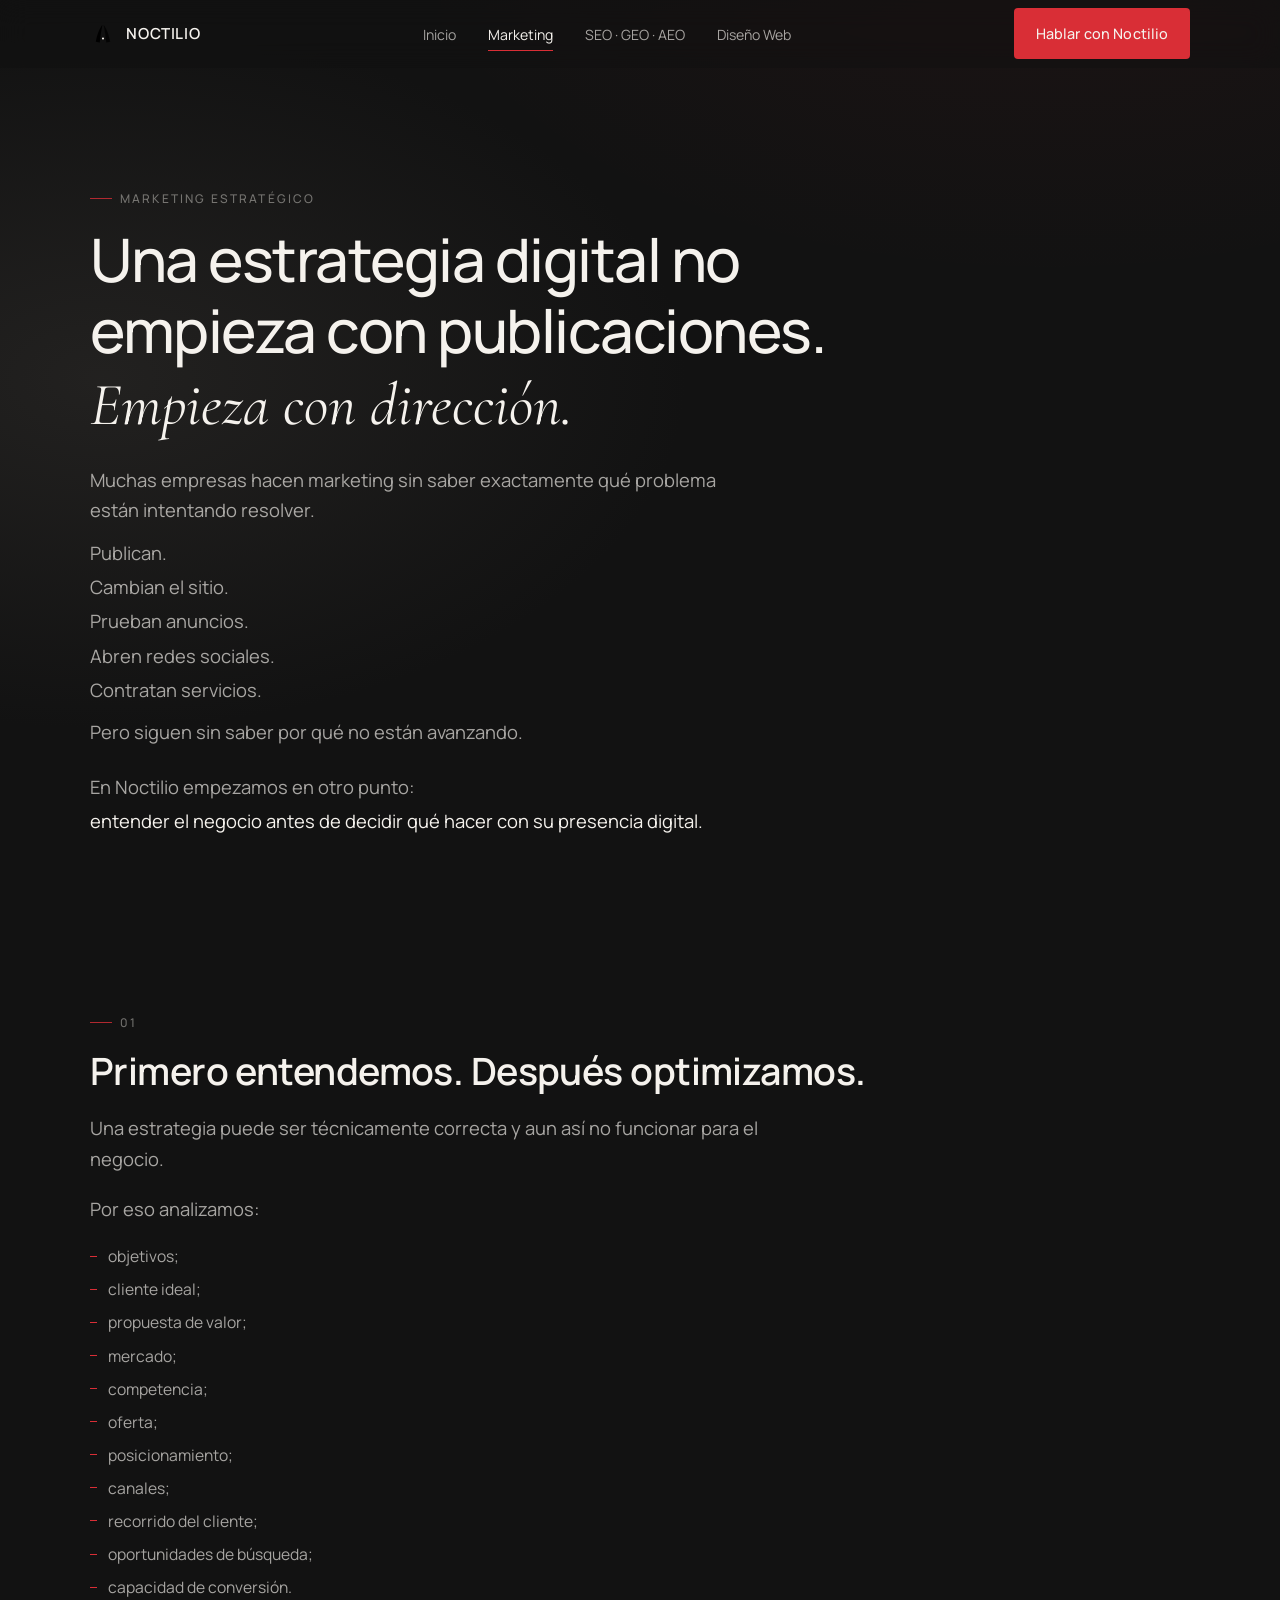
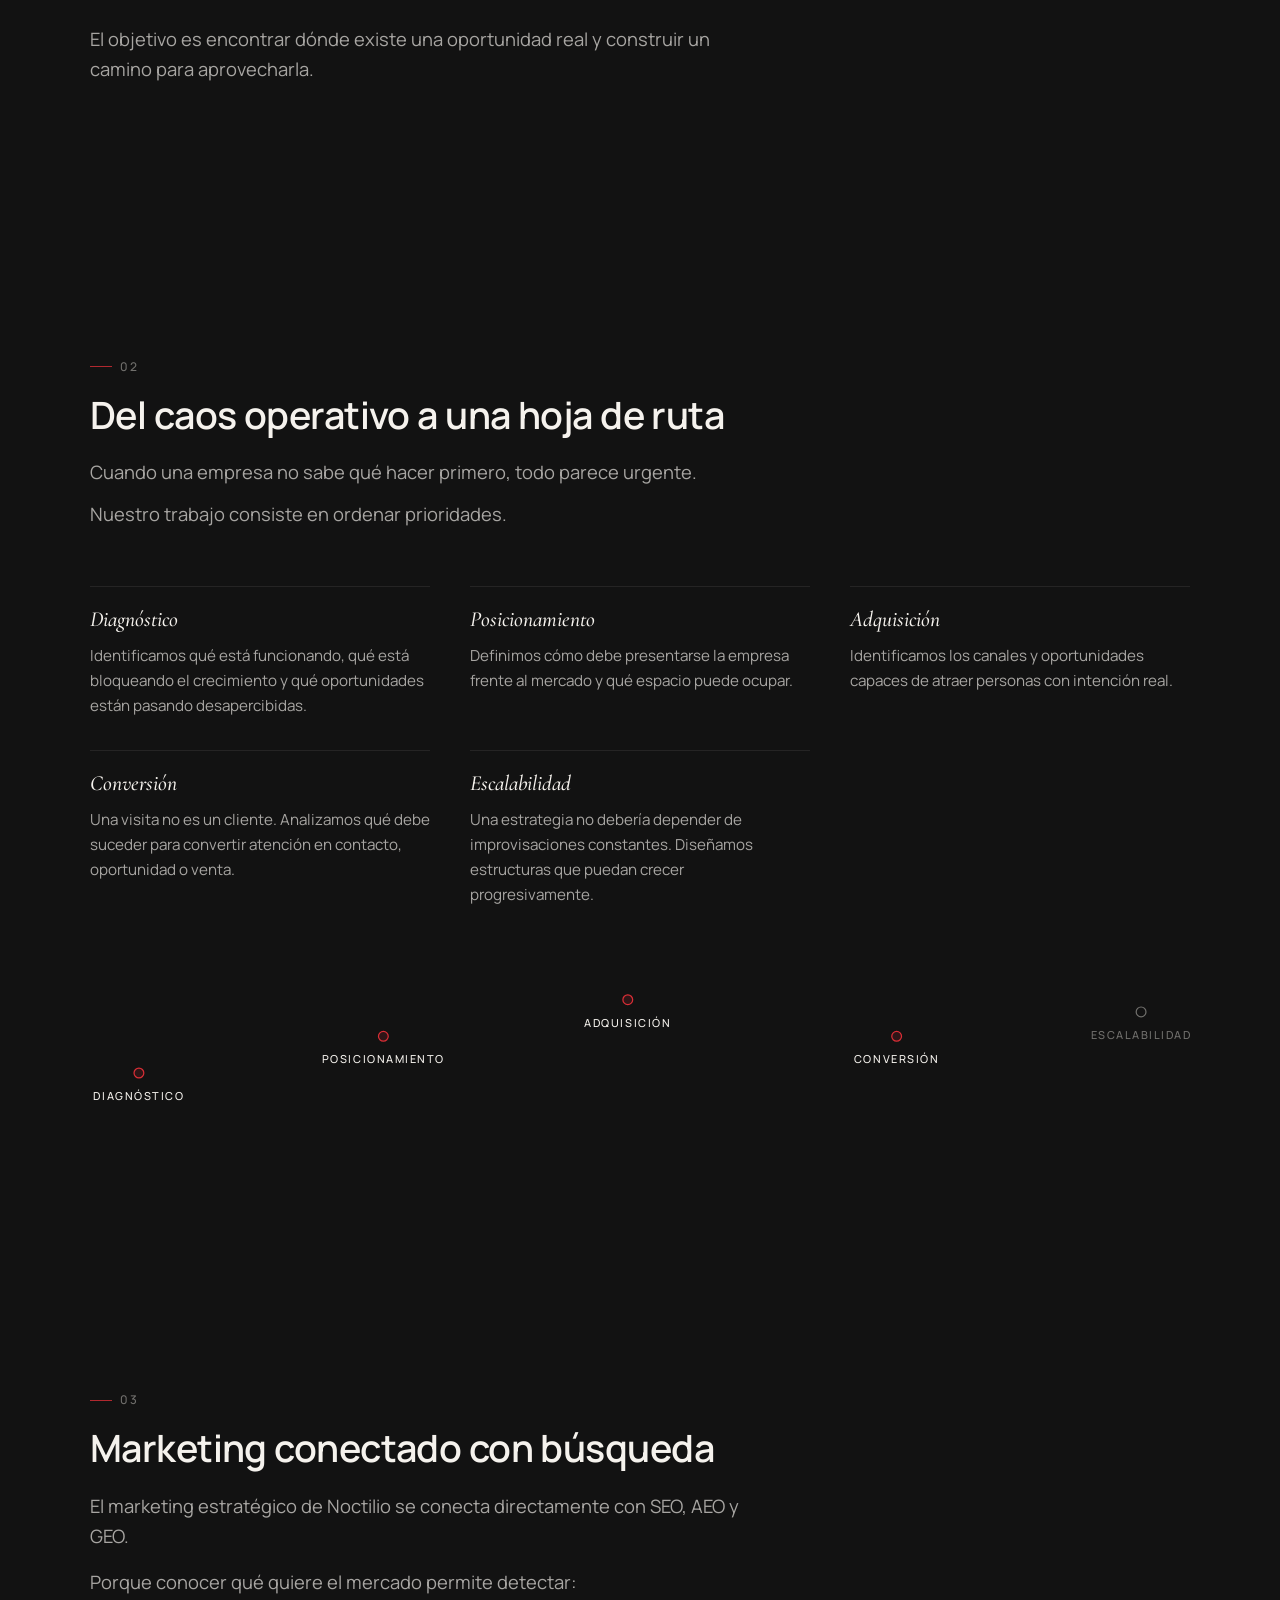
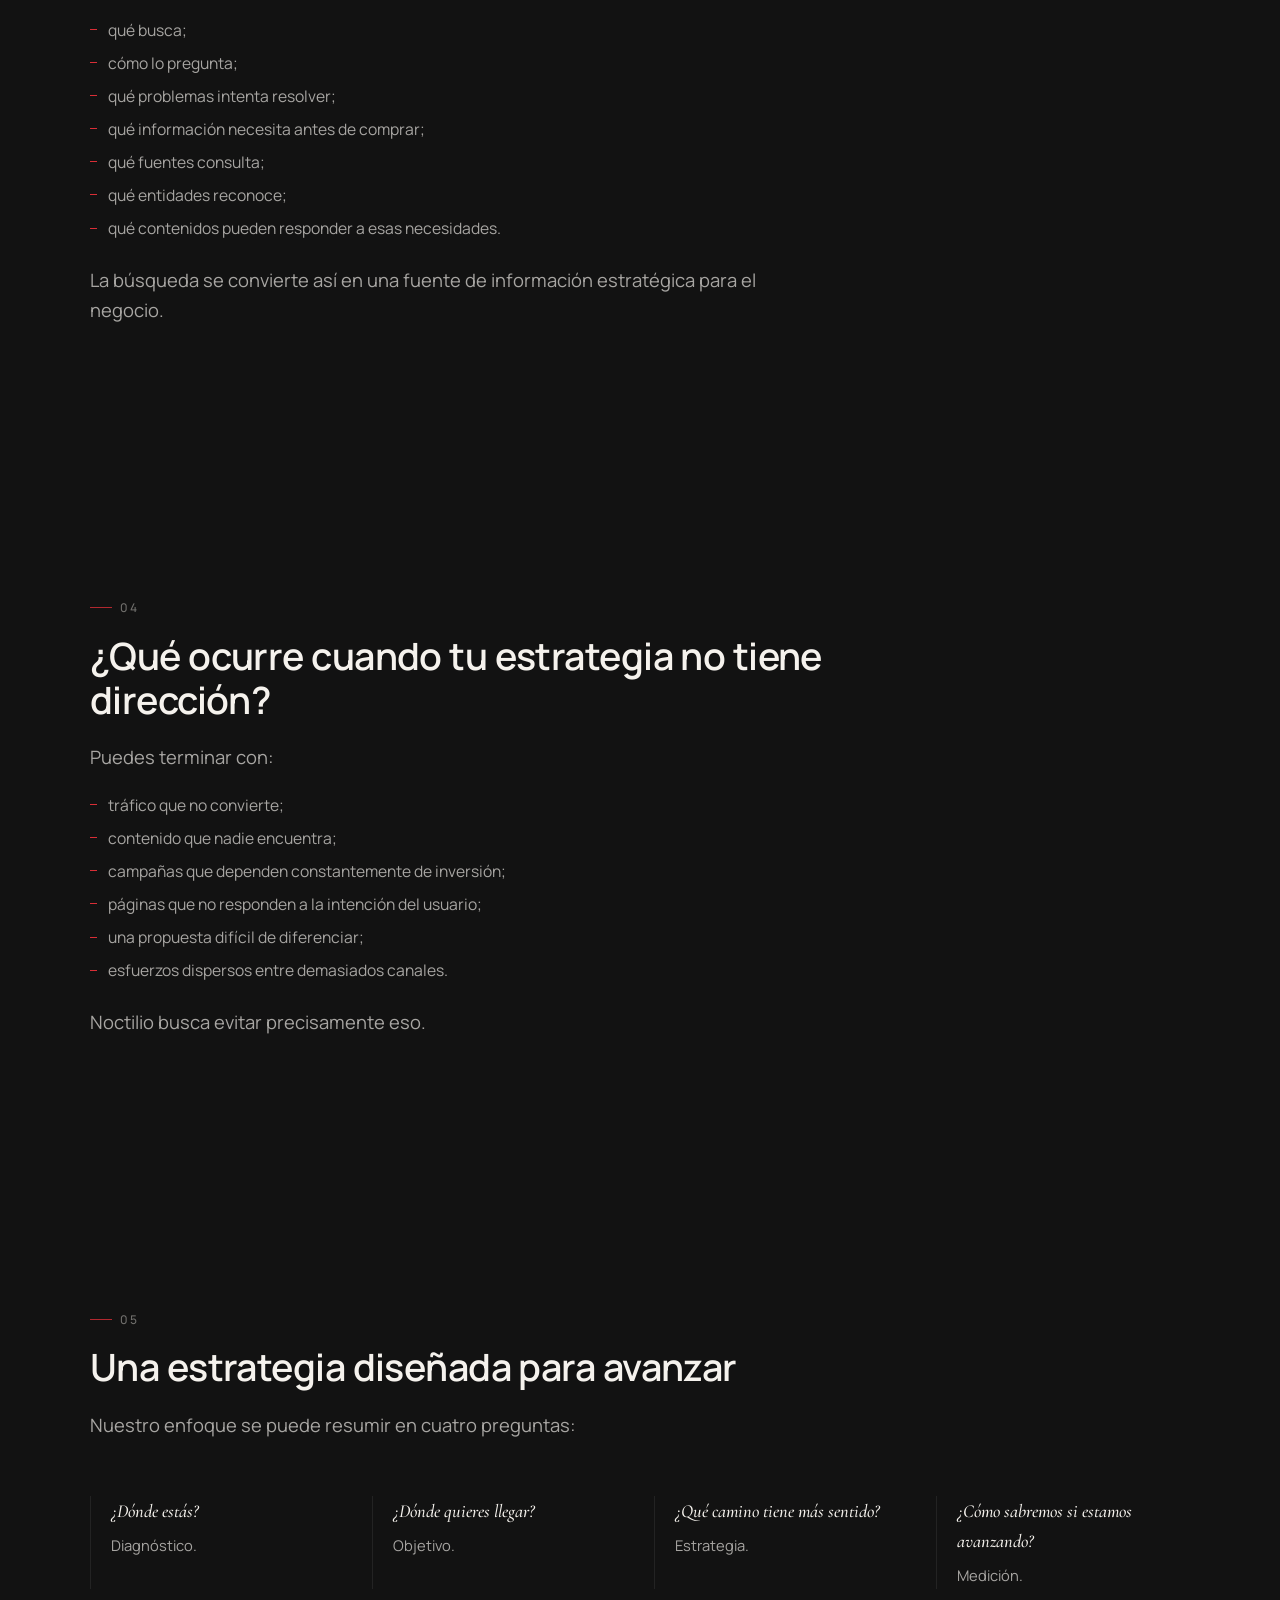
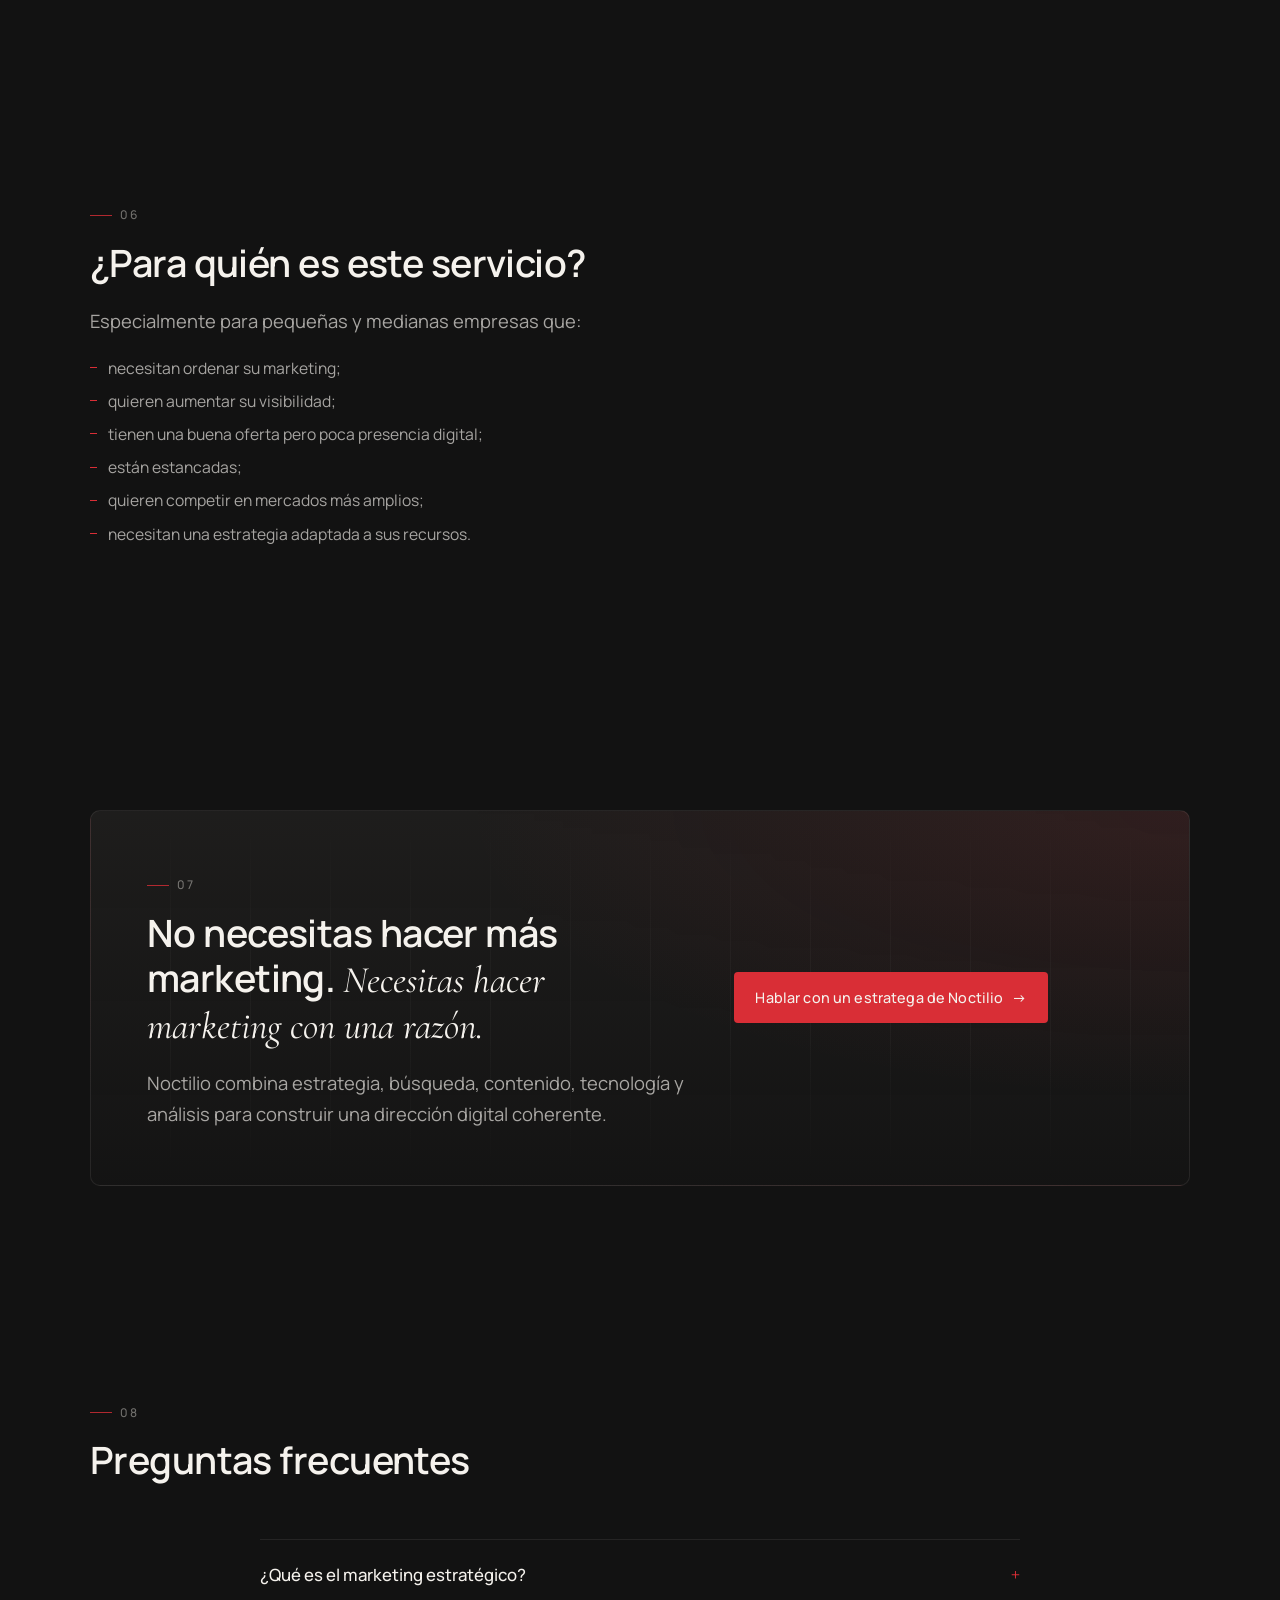
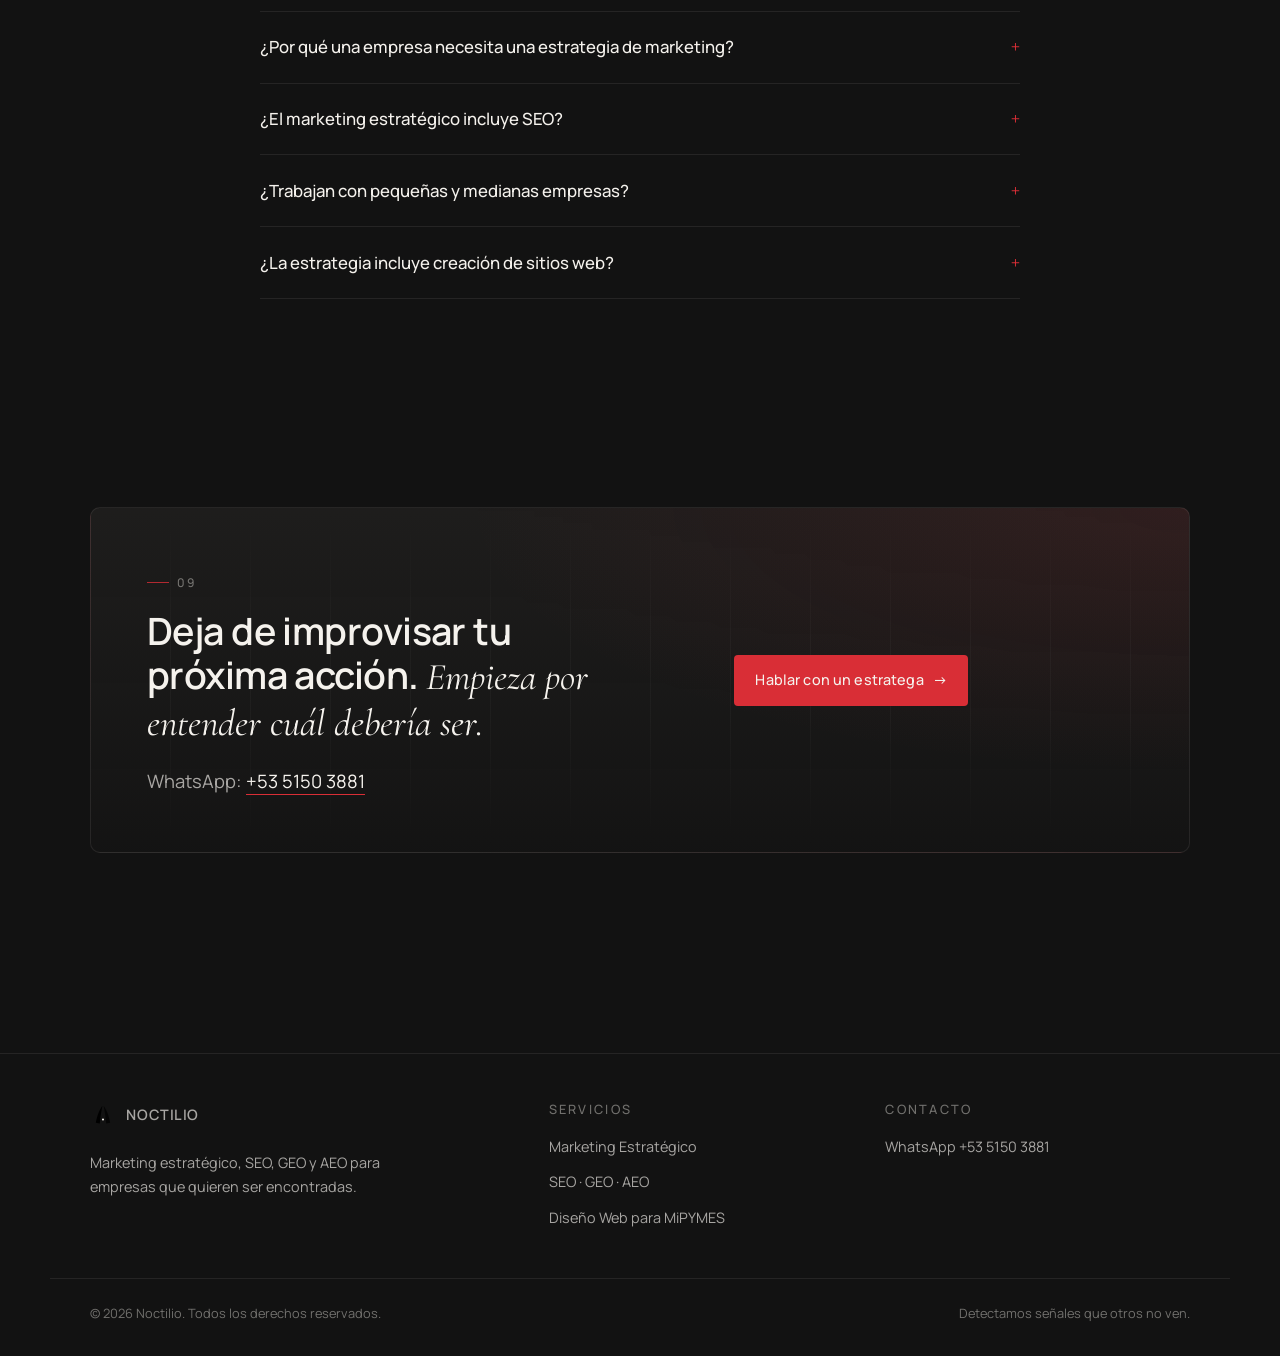
<file: marketing-estrategico/index.html>
<!DOCTYPE html>
<html lang="es">
<head>
<meta charset="utf-8">
<meta name="viewport" content="width=device-width, initial-scale=1">
<title>Marketing Estratégico para Empresas | Noctilio</title>
<meta name="description" content="Convierte objetivos de negocio en una estrategia digital clara para ganar visibilidad, captar oportunidades y construir crecimiento sostenible.">
<link rel="canonical" href="https://noctilio-agency.pages.dev/marketing-estrategico/">
<meta name="theme-color" content="#121212">

<meta property="og:type" content="website">
<meta property="og:site_name" content="Noctilio">
<meta property="og:title" content="Marketing Estratégico para Empresas | Noctilio">
<meta property="og:description" content="Convierte objetivos de negocio en una estrategia digital clara para ganar visibilidad, captar oportunidades y construir crecimiento sostenible.">
<meta property="og:url" content="https://noctilio-agency.pages.dev/marketing-estrategico/">
<meta property="og:locale" content="es_ES">
<meta name="twitter:card" content="summary_large_image">
<meta name="twitter:title" content="Marketing Estratégico para Empresas | Noctilio">
<meta name="twitter:description" content="Una estrategia digital no empieza con publicaciones. Empieza con dirección.">

<link rel="icon" type="image/svg+xml" href="../favicon.svg">
<link rel="preconnect" href="https://fonts.googleapis.com">
<link rel="preconnect" href="https://fonts.gstatic.com" crossorigin>
<link href="https://fonts.googleapis.com/css2?family=Manrope:wght@300;400;500;600;700&family=Cormorant+Garamond:ital,wght@0,400;0,500;1,400&display=swap" rel="stylesheet">
<link rel="stylesheet" href="../styles.css">

<script type="application/ld+json">
{
  "@context": "https://schema.org",
  "@type": "Service",
  "name": "Marketing Estratégico",
  "provider": {"@type":"Organization","name":"Noctilio","url":"https://noctilio-agency.pages.dev/","telephone":"+5351503881"},
  "serviceType": "Marketing estratégico y estrategia digital",
  "areaServed": "Global",
  "description": "Estrategia digital que conecta objetivos de negocio con posicionamiento, adquisición, conversión y escalabilidad."
}
</script>
<script type="application/ld+json">
{
  "@context": "https://schema.org",
  "@type": "FAQPage",
  "mainEntity": [
    {"@type":"Question","name":"¿Qué es el marketing estratégico?","acceptedAnswer":{"@type":"Answer","text":"Es el proceso de conectar los objetivos comerciales de una empresa con una estrategia de mercado, posicionamiento, captación, conversión y crecimiento."}},
    {"@type":"Question","name":"¿Por qué una empresa necesita una estrategia de marketing?","acceptedAnswer":{"@type":"Answer","text":"Porque realizar acciones aisladas puede generar actividad sin necesariamente generar resultados de negocio. Una estrategia ayuda a establecer prioridades y conectar cada acción con un objetivo."}},
    {"@type":"Question","name":"¿El marketing estratégico incluye SEO?","acceptedAnswer":{"@type":"Answer","text":"Puede incluirlo. En Noctilio, SEO, AEO y GEO pueden formar parte de una estrategia digital integrada cuando son adecuados para los objetivos de la empresa."}},
    {"@type":"Question","name":"¿Trabajan con pequeñas y medianas empresas?","acceptedAnswer":{"@type":"Answer","text":"Sí. El servicio está diseñado para empresas que necesitan una estrategia adaptada a sus recursos y objetivos, sin asumir que disponen del presupuesto de una gran corporación."}},
    {"@type":"Question","name":"¿La estrategia incluye creación de sitios web?","acceptedAnswer":{"@type":"Answer","text":"Cuando el sitio forma parte del problema o de la solución, puede integrarse en la estrategia. El sitio debe funcionar como una pieza del sistema comercial, no simplemente como una tarjeta de presentación."}}
  ]
}
</script>
<!-- Google tag (gtag.js) -->
<script async src="https://www.googletagmanager.com/gtag/js?id=G-YCF7VSZDQ2"></script>
<script>
  window.dataLayer = window.dataLayer || [];
  
  function gtag() { dataLayer.push(arguments); }
  gtag('js', new Date());
  
  gtag('config', 'G-YCF7VSZDQ2');
</script>
</head>
<body>

<a class="skip" href="#main">Saltar al contenido</a>

<header class="header" role="banner">
  <div class="container header__inner">
    <a class="brand" href="../" aria-label="Noctilio — Inicio">
      <svg viewBox="0 0 40 40" aria-hidden="true">
        <path class="accent" d="M9 32 C11 20 15 11 19 6 C17 16 16 24 15 33 Z"/>
        <path d="M31 32 C29 20 25 11 21 6 C23 16 24 24 25 33 Z" opacity=".7"/>
        <circle cx="20" cy="27" r="1.6" fill="currentColor"/>
      </svg>
      <span>NOCTILIO</span>
    </a>
    <nav class="nav" aria-label="Principal">
      <ul class="nav__list">
  <li><a class="nav__link" href="../">Inicio</a></li>
  <li><a class="nav__link" href="./" aria-current="page">Marketing</a></li>
  <li><a class="nav__link" href="../seo-geo-aeo/">SEO · GEO · AEO</a></li>
  <li><a class="nav__link" href="../diseno-web-mipymes/">Diseño Web</a></li>
</ul>
    </nav>
    <a class="btn btn--primary header__cta" href="https://wa.me/5351503881?text=Hola%20Noctilio%2C%20quiero%20hablar%20con%20un%20estratega." target="_blank" rel="noopener">Hablar con Noctilio</a>
    <button class="burger" type="button" aria-label="Abrir menú" aria-controls="mobile-nav" aria-expanded="false">
      <span></span><span></span><span></span>
    </button>
  </div>
</header>

<nav class="mobile-nav" id="mobile-nav" aria-label="Navegación móvil" aria-hidden="true">
  <a href="../">Inicio</a>
  <a href="./">Marketing Estratégico</a>
  <a href="../seo-geo-aeo/">SEO · GEO · AEO</a>
  <a href="../diseno-web-mipymes/">Diseño Web para MiPYMES</a>
  <a class="btn btn--primary" href="https://wa.me/5351503881?text=Hola%20Noctilio%2C%20quiero%20hablar%20con%20un%20estratega." target="_blank" rel="noopener">Hablar con Noctilio</a>
</nav>

<main id="main">

  <section class="hero hero--compact" aria-labelledby="h1">
    <div class="container">
      <span class="eyebrow reveal">Marketing Estratégico</span>
      <h1 id="h1" class="reveal">Una estrategia digital no empieza con publicaciones. <span class="serif">Empieza con dirección.</span></h1>
      <div class="reveal reveal--d1">
        <p class="lede" style="margin-top:1.5rem">Muchas empresas hacen marketing sin saber exactamente qué problema están intentando resolver.</p>
        <p class="lede" style="margin-top:.75rem">Publican.</p>
        <p class="lede" style="margin-top:.25rem">Cambian el sitio.</p>
        <p class="lede" style="margin-top:.25rem">Prueban anuncios.</p>
        <p class="lede" style="margin-top:.25rem">Abren redes sociales.</p>
        <p class="lede" style="margin-top:.25rem">Contratan servicios.</p>
        <p class="lede" style="margin-top:.75rem">Pero siguen sin saber por qué no están avanzando.</p>
        <p class="lede" style="margin-top:1.5rem">En Noctilio empezamos en otro punto:</p>
        <p class="lede" style="margin-top:.25rem;color:var(--c-text)">entender el negocio antes de decidir qué hacer con su presencia digital.</p>
      </div>
    </div>
  </section>

  <section class="section" aria-labelledby="s1">
    <div class="container">
      <header class="section__head reveal">
        <span class="eyebrow">01</span>
        <h2 id="s1">Primero entendemos. Después optimizamos.</h2>
        <p class="lede">Una estrategia puede ser técnicamente correcta y aun así no funcionar para el negocio.</p>
        <p class="lede" style="margin-top:1.25rem">Por eso analizamos:</p>
        <ul class="signals-list">
          <li>objetivos;</li>
          <li>cliente ideal;</li>
          <li>propuesta de valor;</li>
          <li>mercado;</li>
          <li>competencia;</li>
          <li>oferta;</li>
          <li>posicionamiento;</li>
          <li>canales;</li>
          <li>recorrido del cliente;</li>
          <li>oportunidades de búsqueda;</li>
          <li>capacidad de conversión.</li>
        </ul>
        <p class="lede" style="margin-top:1.5rem">El objetivo es encontrar dónde existe una oportunidad real y construir un camino para aprovecharla.</p>
      </header>
    </div>
  </section>

  <section class="section" aria-labelledby="s2">
    <div class="container">
      <header class="section__head reveal">
        <span class="eyebrow">02</span>
        <h2 id="s2">Del caos operativo a una hoja de ruta</h2>
        <p class="lede">Cuando una empresa no sabe qué hacer primero, todo parece urgente.</p>
        <p class="lede" style="margin-top:.75rem">Nuestro trabajo consiste en ordenar prioridades.</p>
      </header>

      <div class="steps">
        <article class="reveal">
          <h3>Diagnóstico</h3>
          <p>Identificamos qué está funcionando, qué está bloqueando el crecimiento y qué oportunidades están pasando desapercibidas.</p>
        </article>
        <article class="reveal reveal--d1">
          <h3>Posicionamiento</h3>
          <p>Definimos cómo debe presentarse la empresa frente al mercado y qué espacio puede ocupar.</p>
        </article>
        <article class="reveal reveal--d2">
          <h3>Adquisición</h3>
          <p>Identificamos los canales y oportunidades capaces de atraer personas con intención real.</p>
        </article>
        <article class="reveal">
          <h3>Conversión</h3>
          <p>Una visita no es un cliente. Analizamos qué debe suceder para convertir atención en contacto, oportunidad o venta.</p>
        </article>
        <article class="reveal reveal--d1">
          <h3>Escalabilidad</h3>
          <p>Una estrategia no debería depender de improvisaciones constantes. Diseñamos estructuras que puedan crecer progresivamente.</p>
        </article>
      </div>

      <div class="path reveal" aria-hidden="true" style="margin-top:3.5rem">
        <svg class="path__svg" viewBox="0 0 900 120">
          <defs>
            <linearGradient id="pathGrad" x1="0" x2="1">
              <stop offset="0" stop-color="#3D3A37"/>
              <stop offset="1" stop-color="#D92E36"/>
            </linearGradient>
          </defs>
          <path class="path__line" d="M40 90 C 200 90 220 30 400 30 S 700 90 860 40"/>
          <g class="path__stage" transform="translate(40 90)"><circle r="4"/><text y="22" text-anchor="middle">Diagnóstico</text></g>
          <g class="path__stage" transform="translate(240 60)"><circle r="4"/><text y="22" text-anchor="middle">Posicionamiento</text></g>
          <g class="path__stage" transform="translate(440 30)"><circle r="4"/><text y="22" text-anchor="middle">Adquisición</text></g>
          <g class="path__stage" transform="translate(660 60)"><circle r="4"/><text y="22" text-anchor="middle">Conversión</text></g>
          <g class="path__stage" transform="translate(860 40)"><circle r="4"/><text y="22" text-anchor="middle">Escalabilidad</text></g>
        </svg>
      </div>
    </div>
  </section>

  <section class="section" aria-labelledby="s3">
    <div class="container">
      <header class="section__head reveal">
        <span class="eyebrow">03</span>
        <h2 id="s3">Marketing conectado con búsqueda</h2>
        <p class="lede">El marketing estratégico de Noctilio se conecta directamente con SEO, AEO y GEO.</p>
        <p class="lede" style="margin-top:1rem">Porque conocer qué quiere el mercado permite detectar:</p>
        <ul class="signals-list">
          <li>qué busca;</li>
          <li>cómo lo pregunta;</li>
          <li>qué problemas intenta resolver;</li>
          <li>qué información necesita antes de comprar;</li>
          <li>qué fuentes consulta;</li>
          <li>qué entidades reconoce;</li>
          <li>qué contenidos pueden responder a esas necesidades.</li>
        </ul>
        <p class="lede" style="margin-top:1.5rem">La búsqueda se convierte así en una fuente de información estratégica para el negocio.</p>
      </header>
    </div>
  </section>

  <section class="section" aria-labelledby="s4">
    <div class="container">
      <header class="section__head reveal">
        <span class="eyebrow">04</span>
        <h2 id="s4">¿Qué ocurre cuando tu estrategia no tiene dirección?</h2>
        <p class="lede">Puedes terminar con:</p>
        <ul class="signals-list">
          <li>tráfico que no convierte;</li>
          <li>contenido que nadie encuentra;</li>
          <li>campañas que dependen constantemente de inversión;</li>
          <li>páginas que no responden a la intención del usuario;</li>
          <li>una propuesta difícil de diferenciar;</li>
          <li>esfuerzos dispersos entre demasiados canales.</li>
        </ul>
        <p class="lede" style="margin-top:1.5rem">Noctilio busca evitar precisamente eso.</p>
      </header>
    </div>
  </section>

  <section class="section" aria-labelledby="s5">
    <div class="container">
      <header class="section__head reveal">
        <span class="eyebrow">05</span>
        <h2 id="s5">Una estrategia diseñada para avanzar</h2>
        <p class="lede">Nuestro enfoque se puede resumir en cuatro preguntas:</p>
      </header>
      <div class="qa">
        <div class="reveal"><strong>¿Dónde estás?</strong><span>Diagnóstico.</span></div>
        <div class="reveal reveal--d1"><strong>¿Dónde quieres llegar?</strong><span>Objetivo.</span></div>
        <div class="reveal reveal--d2"><strong>¿Qué camino tiene más sentido?</strong><span>Estrategia.</span></div>
        <div class="reveal reveal--d3"><strong>¿Cómo sabremos si estamos avanzando?</strong><span>Medición.</span></div>
      </div>
    </div>
  </section>

  <section class="section" aria-labelledby="s6">
    <div class="container">
      <header class="section__head reveal">
        <span class="eyebrow">06</span>
        <h2 id="s6">¿Para quién es este servicio?</h2>
        <p class="lede">Especialmente para pequeñas y medianas empresas que:</p>
        <ul class="signals-list">
          <li>necesitan ordenar su marketing;</li>
          <li>quieren aumentar su visibilidad;</li>
          <li>tienen una buena oferta pero poca presencia digital;</li>
          <li>están estancadas;</li>
          <li>quieren competir en mercados más amplios;</li>
          <li>necesitan una estrategia adaptada a sus recursos.</li>
        </ul>
      </header>
    </div>
  </section>

  <section class="section" aria-labelledby="s7">
    <div class="container">
      <div class="cta reveal">
        <div class="cta__grid">
          <div>
            <span class="eyebrow">07</span>
            <h2 id="s7" class="cta__title">No necesitas hacer más marketing. <span class="serif">Necesitas hacer marketing con una razón.</span></h2>
            <p class="lede" style="margin-top:1.25rem">Noctilio combina estrategia, búsqueda, contenido, tecnología y análisis para construir una dirección digital coherente.</p>
          </div>
          <div class="cta__actions">
            <a class="btn btn--primary" href="https://wa.me/5351503881?text=Hola%20Noctilio%2C%20quiero%20hablar%20con%20un%20estratega." target="_blank" rel="noopener">Hablar con un estratega de Noctilio <span class="arrow" aria-hidden="true">→</span></a>
          </div>
        </div>
      </div>
    </div>
  </section>

  <section class="section" aria-labelledby="faq-h">
    <div class="container">
      <header class="section__head reveal">
        <span class="eyebrow">08</span>
        <h2 id="faq-h">Preguntas frecuentes</h2>
      </header>
      <div class="faq reveal">
        <details>
          <summary>¿Qué es el marketing estratégico?</summary>
          <p>Es el proceso de conectar los objetivos comerciales de una empresa con una estrategia de mercado, posicionamiento, captación, conversión y crecimiento.</p>
        </details>
        <details>
          <summary>¿Por qué una empresa necesita una estrategia de marketing?</summary>
          <p>Porque realizar acciones aisladas puede generar actividad sin necesariamente generar resultados de negocio. Una estrategia ayuda a establecer prioridades y conectar cada acción con un objetivo.</p>
        </details>
        <details>
          <summary>¿El marketing estratégico incluye SEO?</summary>
          <p>Puede incluirlo. En Noctilio, SEO, AEO y GEO pueden formar parte de una estrategia digital integrada cuando son adecuados para los objetivos de la empresa.</p>
        </details>
        <details>
          <summary>¿Trabajan con pequeñas y medianas empresas?</summary>
          <p>Sí. El servicio está diseñado para empresas que necesitan una estrategia adaptada a sus recursos y objetivos, sin asumir que disponen del presupuesto de una gran corporación.</p>
        </details>
        <details>
          <summary>¿La estrategia incluye creación de sitios web?</summary>
          <p>Cuando el sitio forma parte del problema o de la solución, puede integrarse en la estrategia. El sitio debe funcionar como una pieza del sistema comercial, no simplemente como una tarjeta de presentación. Conoce nuestro <a href="../diseno-web-mipymes/" style="color:var(--c-text);border-bottom:1px solid var(--c-accent)">servicio de creación de sitios web</a>.</p>
        </details>
      </div>
    </div>
  </section>

  <section class="section" aria-labelledby="s9">
    <div class="container">
      <div class="cta reveal">
        <div class="cta__grid">
          <div>
            <span class="eyebrow">09</span>
            <h2 id="s9" class="cta__title">Deja de improvisar tu próxima acción. <span class="serif">Empieza por entender cuál debería ser.</span></h2>
            <p class="lede" style="margin-top:1.25rem">WhatsApp: <a href="https://wa.me/5351503881" target="_blank" rel="noopener" style="color:var(--c-text);border-bottom:1px solid var(--c-accent)">+53 5150 3881</a></p>
          </div>
          <div class="cta__actions">
            <a class="btn btn--primary" href="https://wa.me/5351503881?text=Hola%20Noctilio%2C%20quiero%20hablar%20con%20un%20estratega." target="_blank" rel="noopener">Hablar con un estratega <span class="arrow" aria-hidden="true">→</span></a>
          </div>
        </div>
      </div>
    </div>
  </section>

</main>

<footer class="footer" role="contentinfo">
  <div class="container footer__grid">
    <div>
      <a class="brand" href="../" aria-label="Noctilio — Inicio">
        <svg viewBox="0 0 40 40" aria-hidden="true">
          <path class="accent" d="M9 32 C11 20 15 11 19 6 C17 16 16 24 15 33 Z"/>
          <path d="M31 32 C29 20 25 11 21 6 C23 16 24 24 25 33 Z" opacity=".7"/>
          <circle cx="20" cy="27" r="1.6" fill="currentColor"/>
        </svg>
        <span>NOCTILIO</span>
      </a>
      <p style="margin-top:1rem;max-width:36ch;font-size:.9rem">Marketing estratégico, SEO, GEO y AEO para empresas que quieren ser encontradas.</p>
    </div>
    <div>
      <h4>Servicios</h4>
      <ul>
  <li><a href="./">Marketing Estratégico</a></li>
  <li><a href="../seo-geo-aeo/">SEO · GEO · AEO</a></li>
  <li><a href="../diseno-web-mipymes/">Diseño Web para MiPYMES</a></li>
</ul>
    </div>
    <div>
      <h4>Contacto</h4>
      <ul>
        <li><a href="https://wa.me/5351503881" target="_blank" rel="noopener">WhatsApp +53 5150 3881</a></li>
      </ul>
    </div>
  </div>
  <div class="container footer__base">
    <span>© <span data-year></span> Noctilio. Todos los derechos reservados.</span>
    <span>Detectamos señales que otros no ven.</span>
  </div>
</footer>

<script src="../main.js" defer></script>
</body>
</html>
</file>
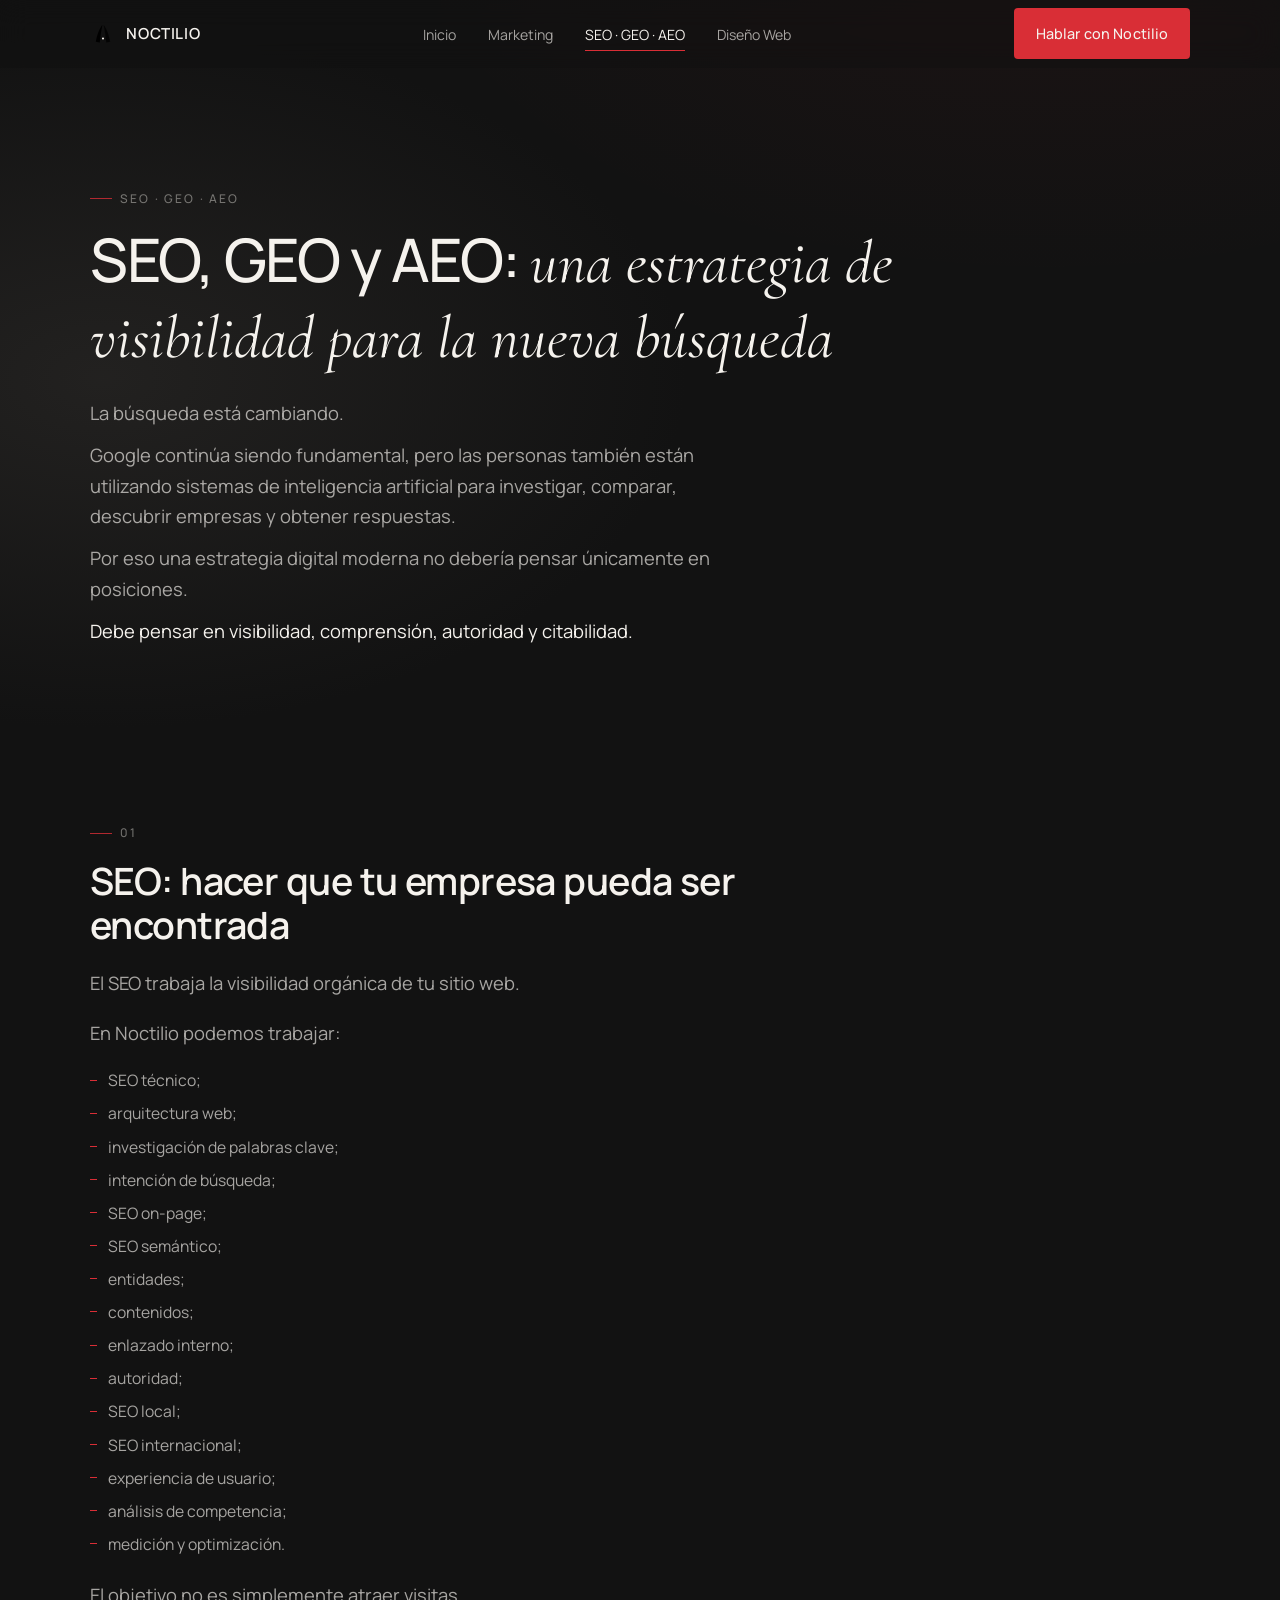
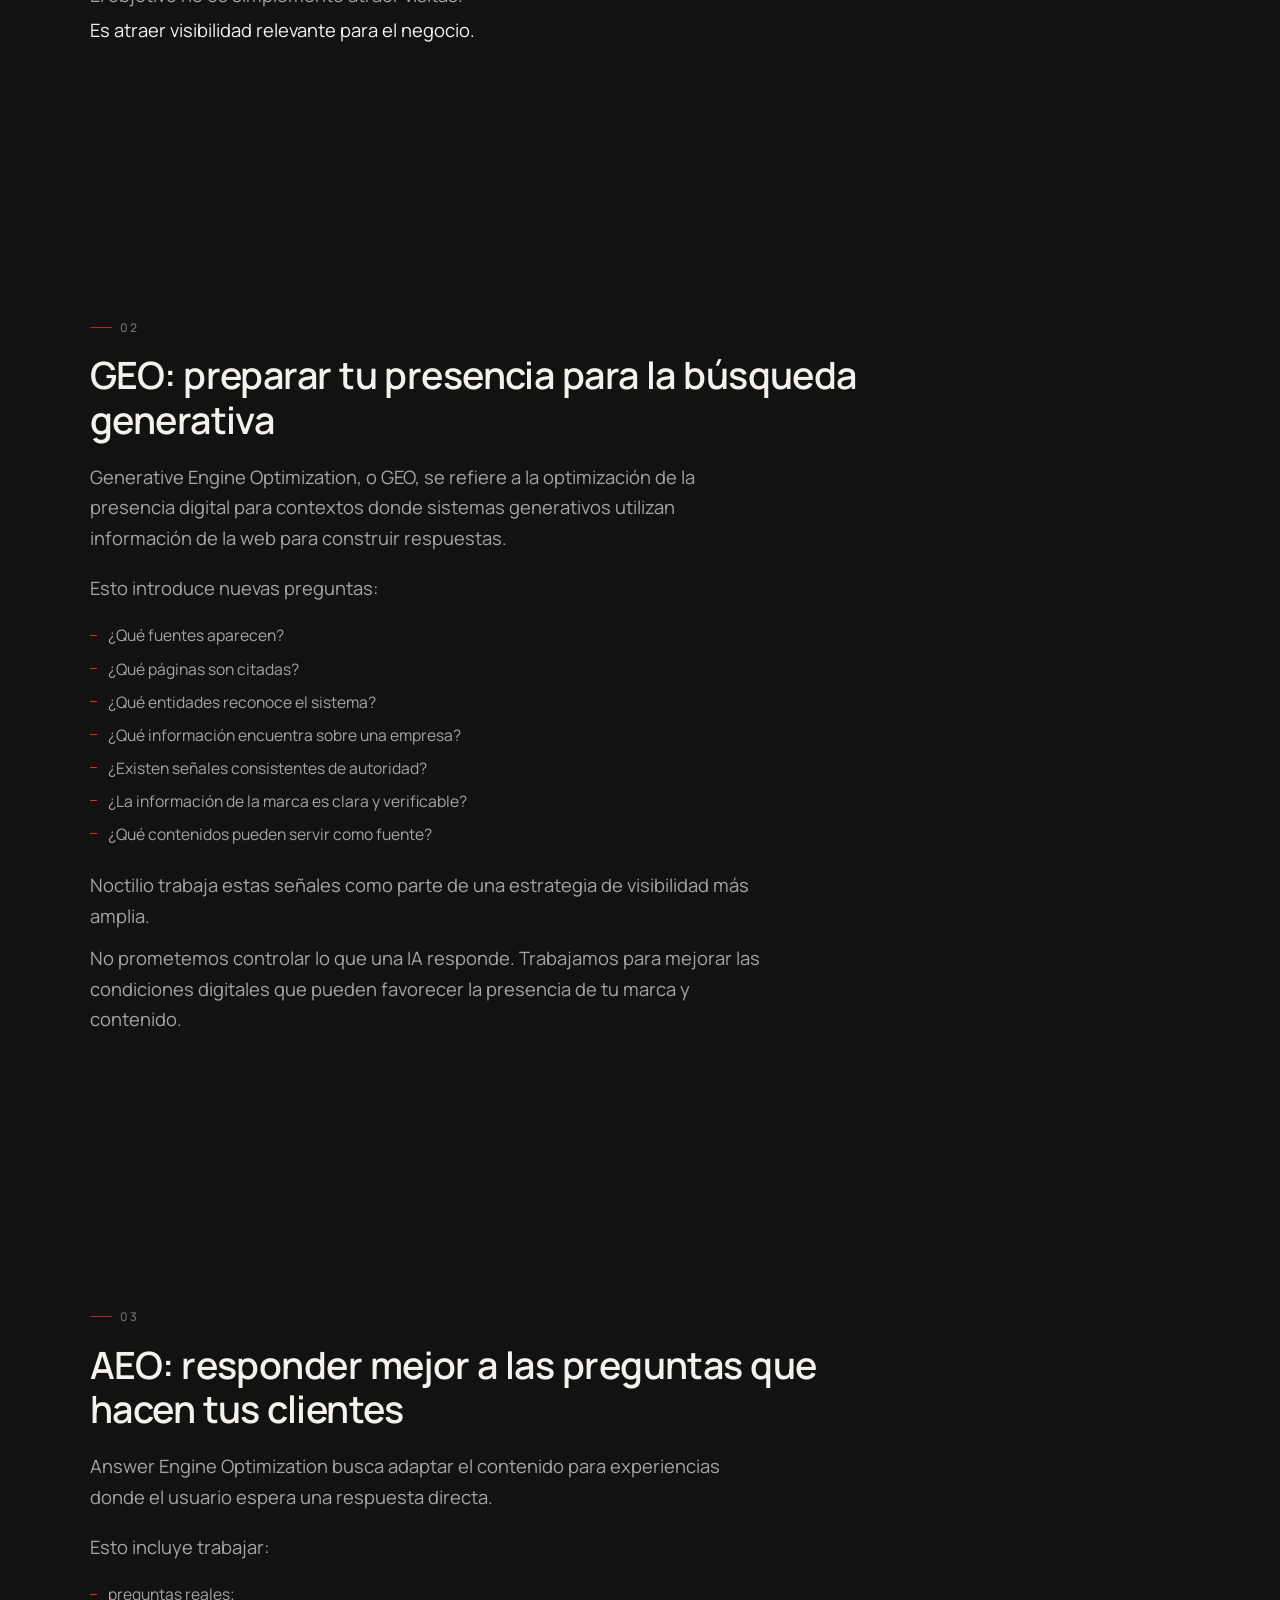
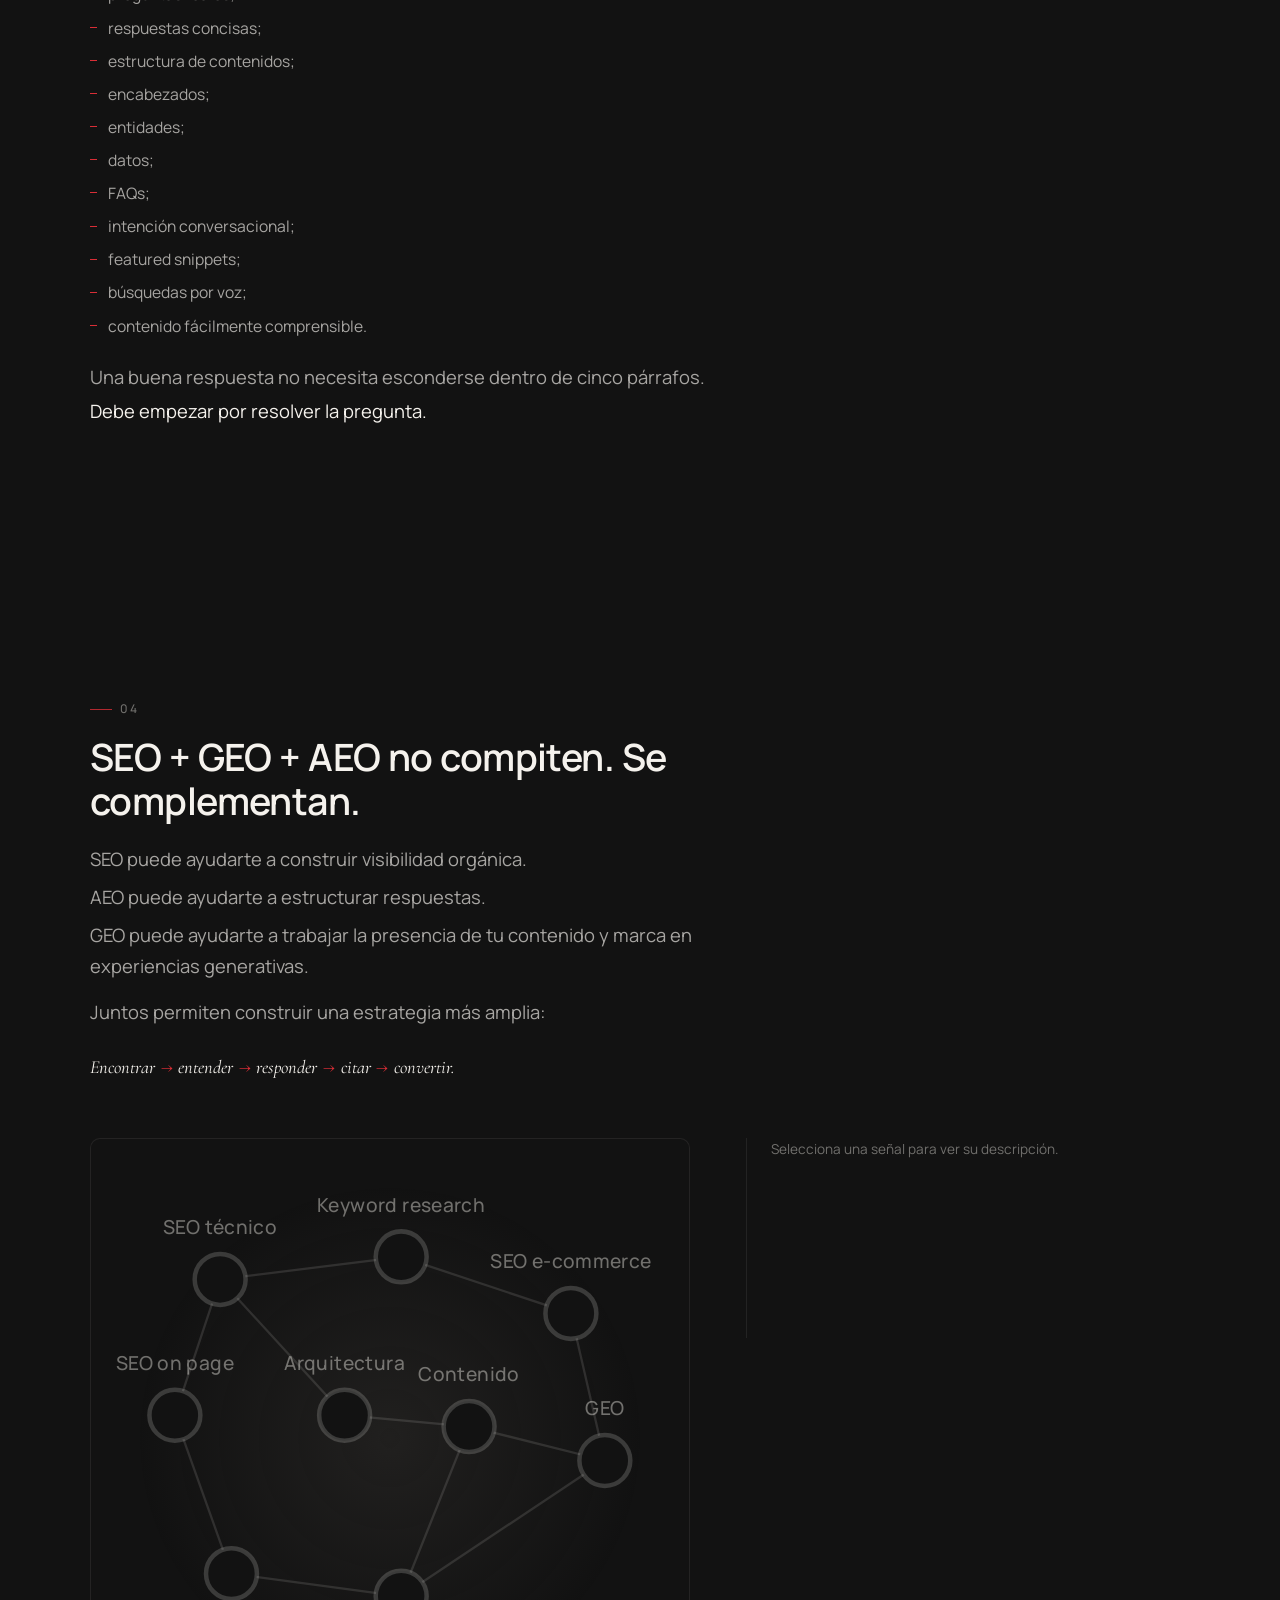
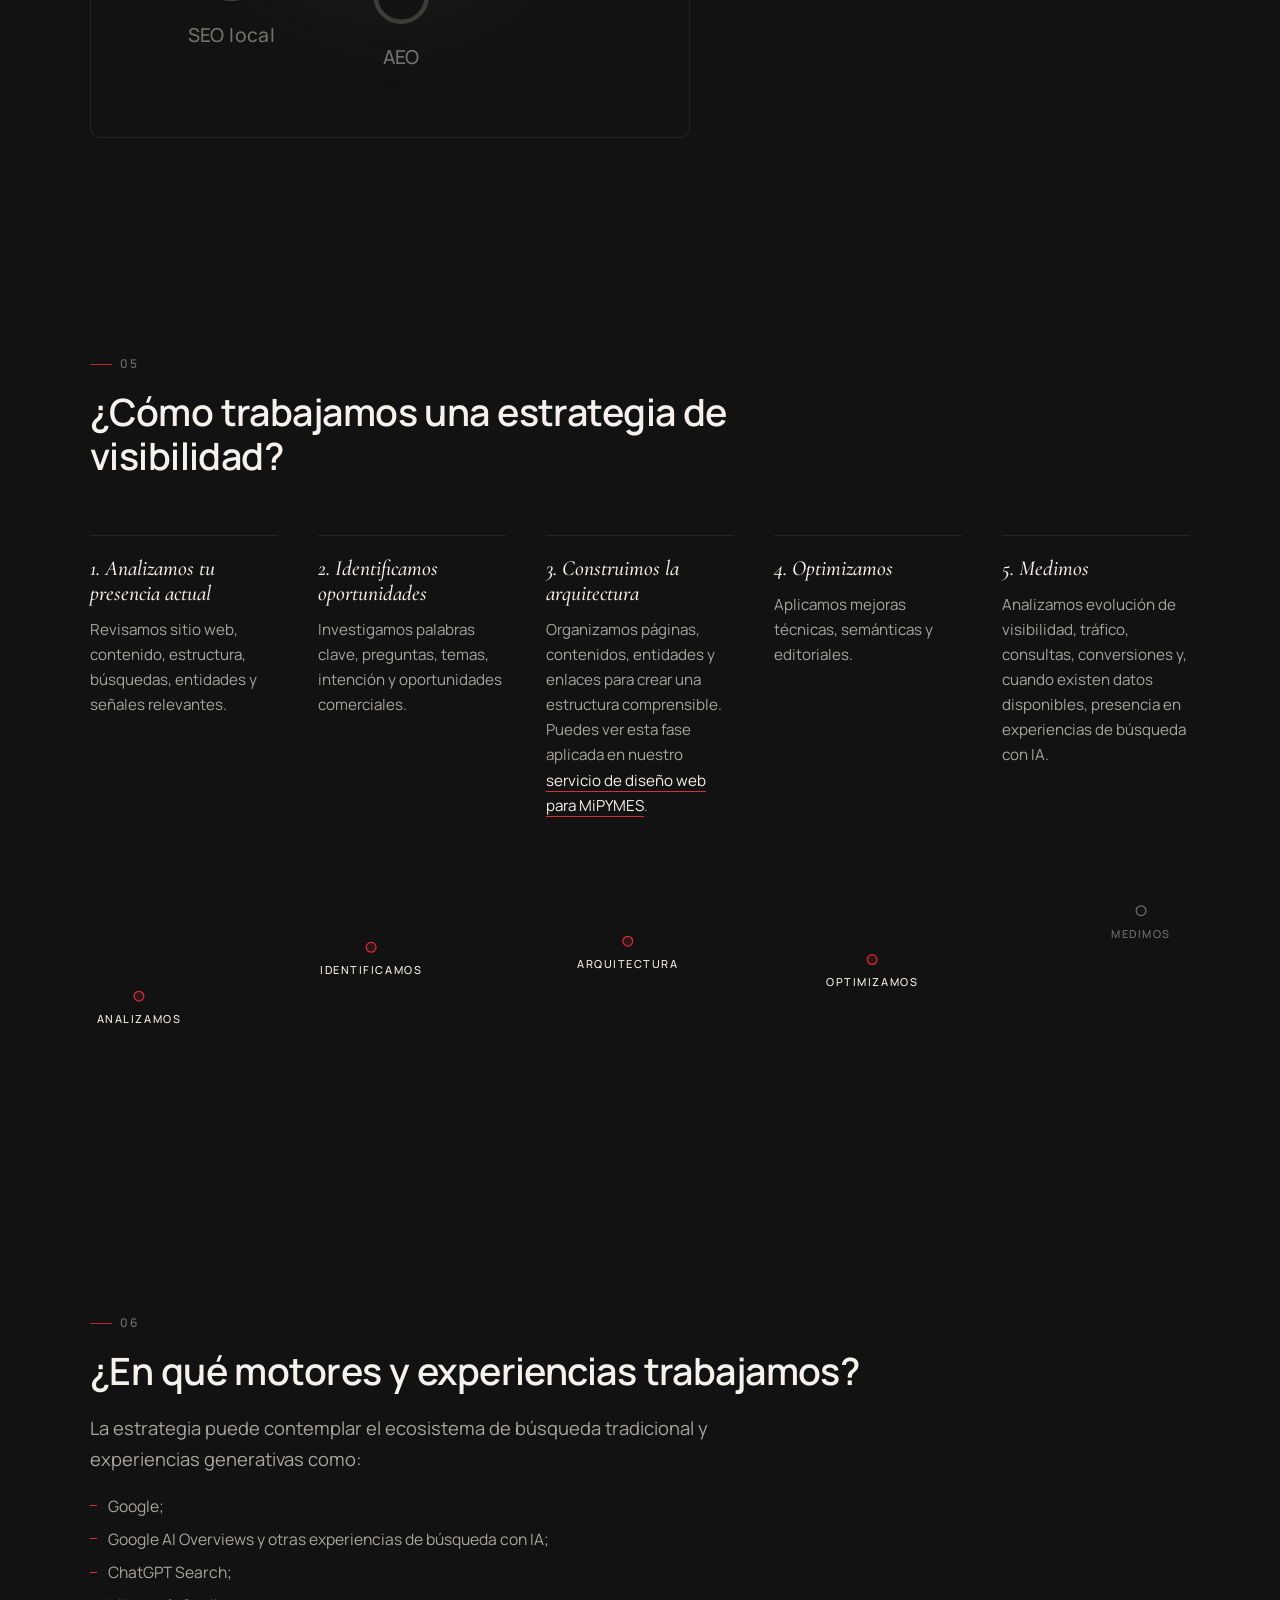
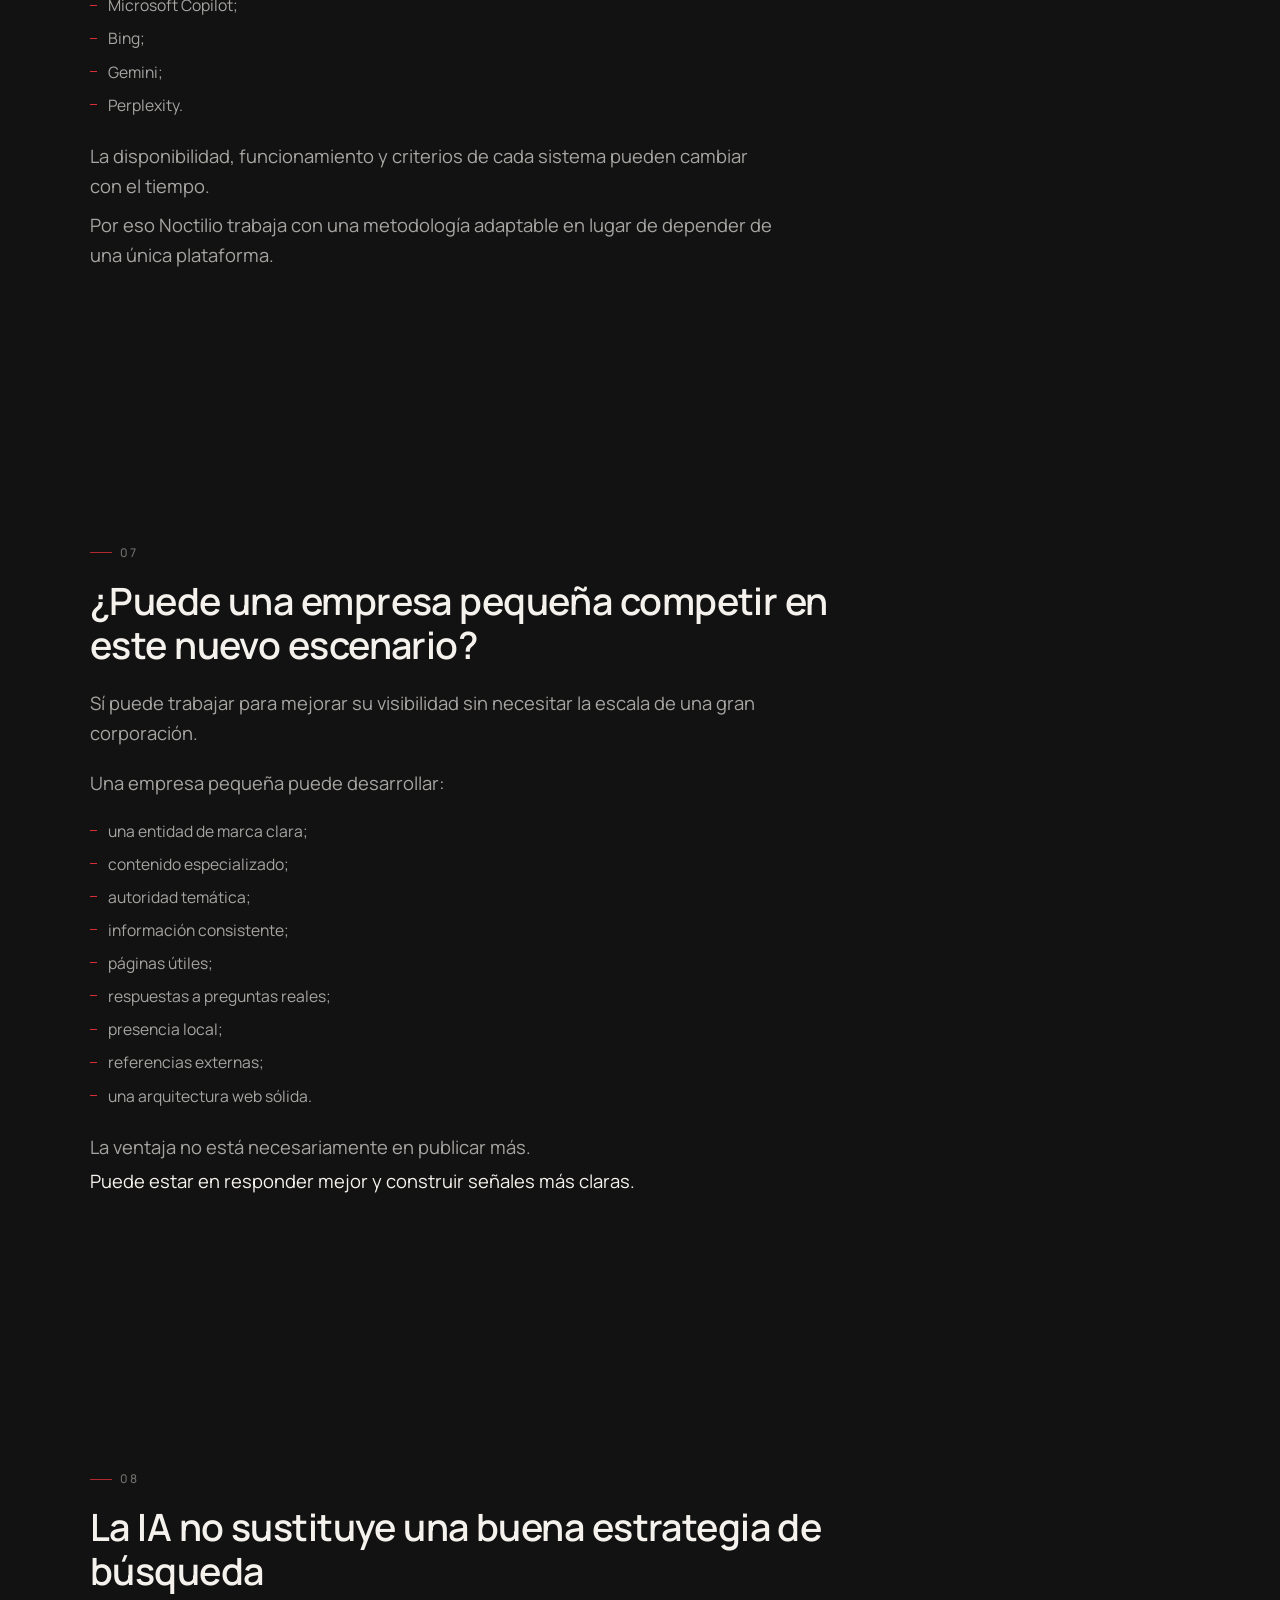
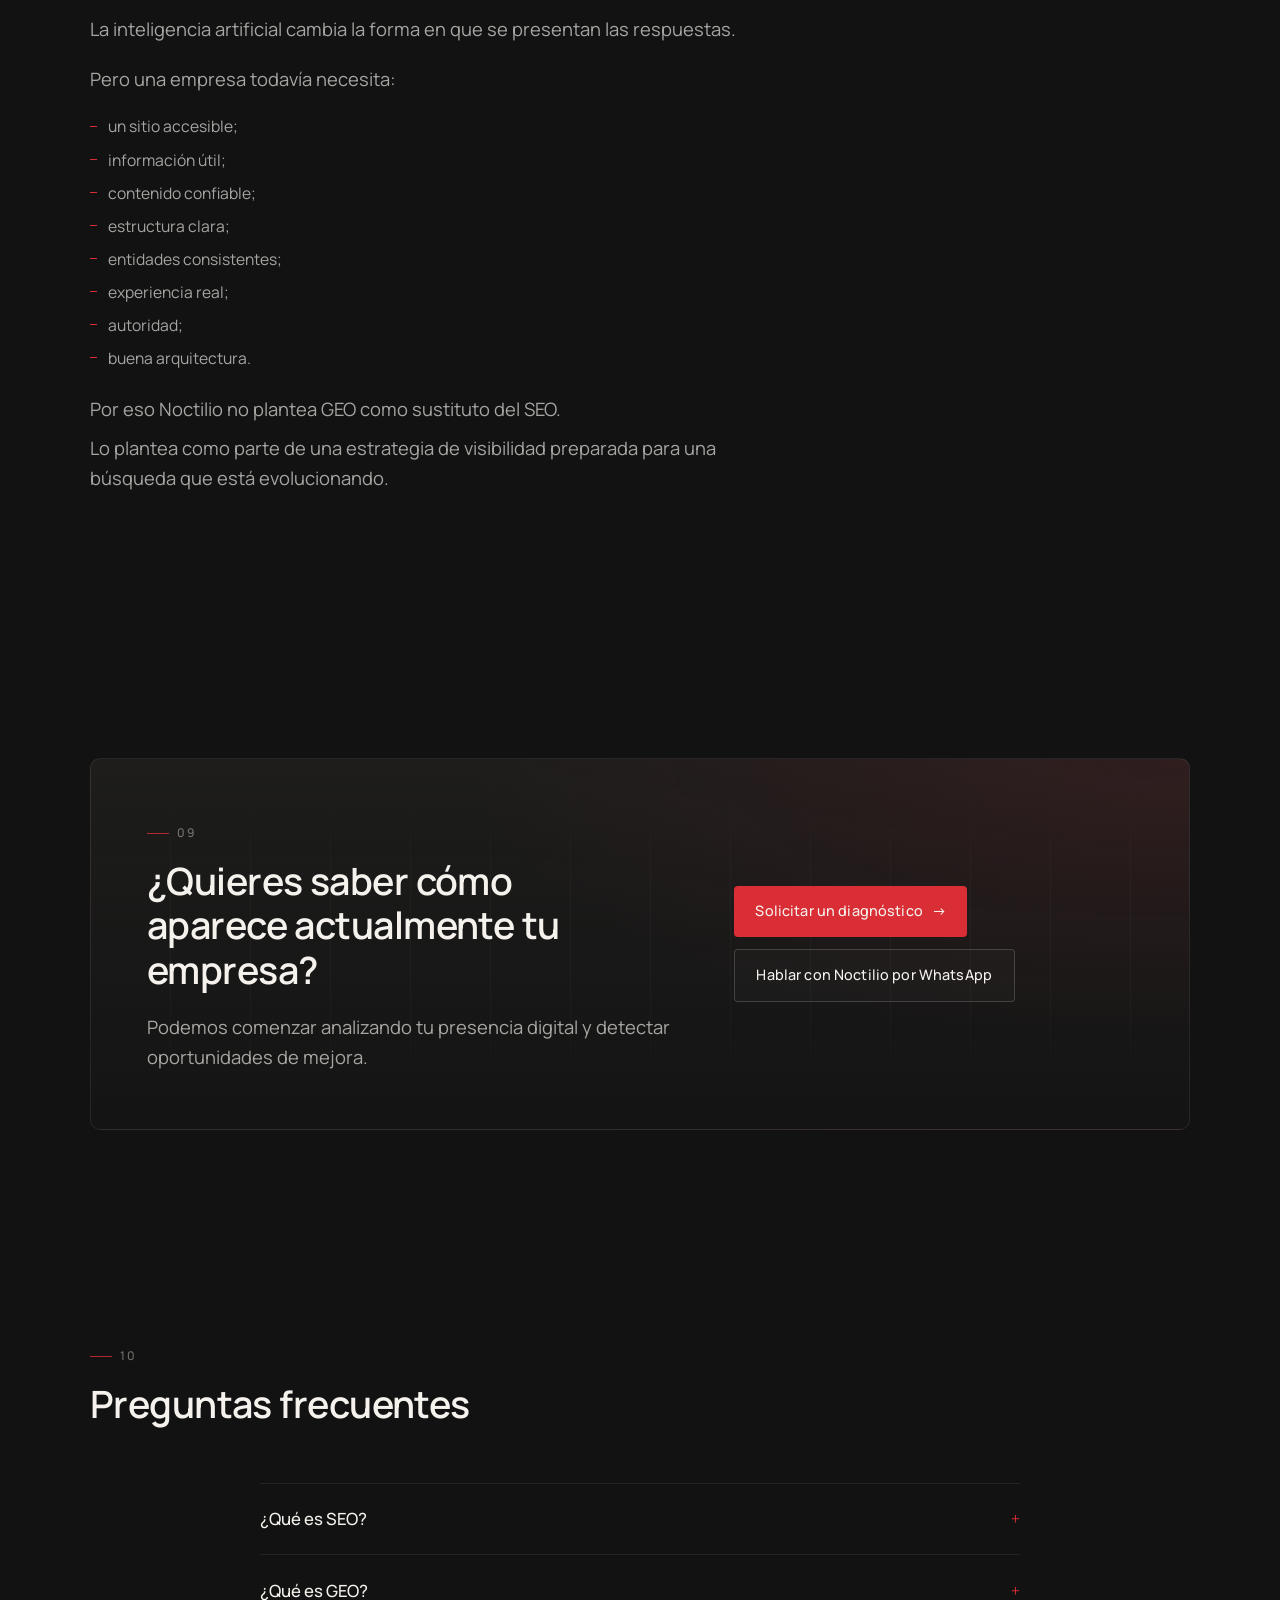
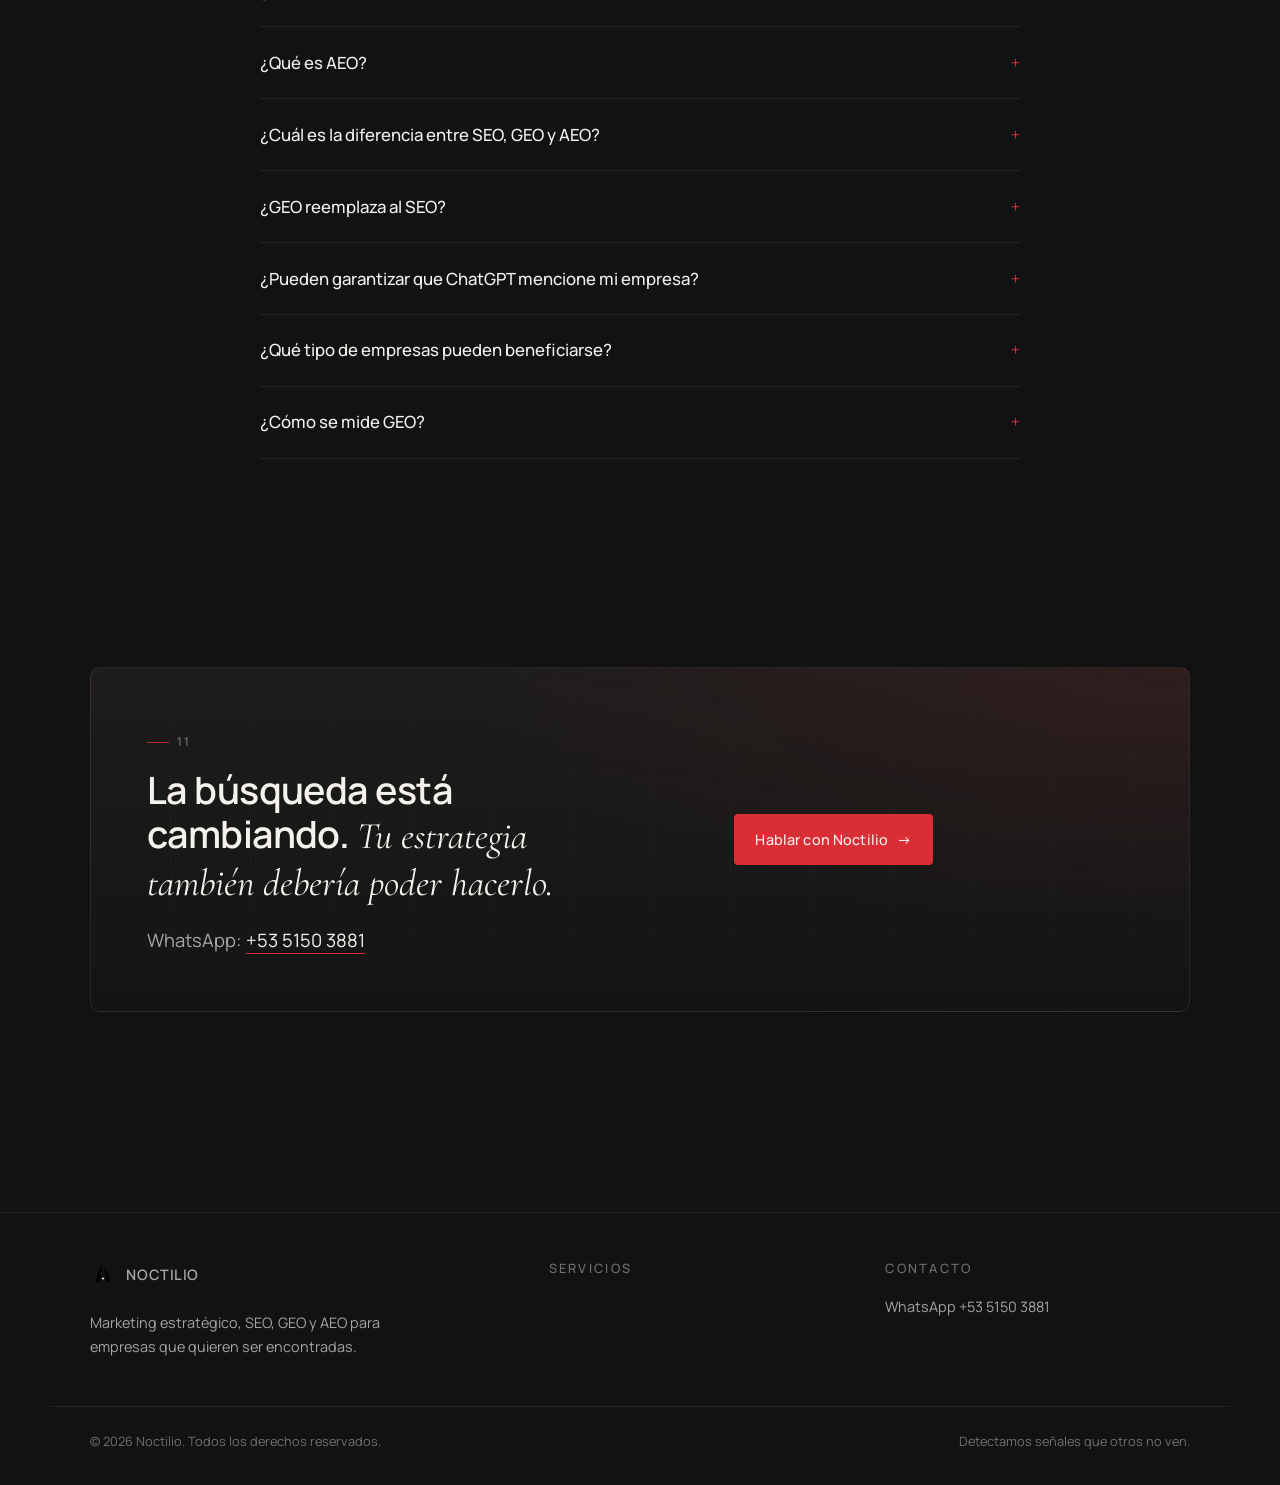
<file: seo-geo-aeo/index.html>
<!DOCTYPE html>
<html lang="es">
<head>
<meta charset="utf-8">
<meta name="viewport" content="width=device-width, initial-scale=1">
<title>SEO, GEO y AEO | Visibilidad en Google e IA | Noctilio</title>
<meta name="description" content="SEO, GEO y AEO integrados para mejorar la visibilidad de tu empresa en Google, buscadores y experiencias de búsqueda impulsadas por IA.">
<link rel="canonical" href="https://noctilio-agency.pages.dev/seo-geo-aeo/">
<meta name="theme-color" content="#121212">

<meta property="og:type" content="website">
<meta property="og:site_name" content="Noctilio">
<meta property="og:title" content="SEO, GEO y AEO | Visibilidad en Google e IA | Noctilio">
<meta property="og:description" content="SEO, GEO y AEO integrados para mejorar la visibilidad de tu empresa en Google, buscadores y experiencias de búsqueda impulsadas por IA.">
<meta property="og:url" content="https://noctilio-agency.pages.dev/seo-geo-aeo/">
<meta property="og:locale" content="es_ES">
<meta name="twitter:card" content="summary_large_image">
<meta name="twitter:title" content="SEO, GEO y AEO | Visibilidad en Google e IA | Noctilio">
<meta name="twitter:description" content="Una estrategia de visibilidad para la nueva búsqueda.">

<link rel="icon" type="image/svg+xml" href="../favicon.svg">
<link rel="preconnect" href="https://fonts.googleapis.com">
<link rel="preconnect" href="https://fonts.gstatic.com" crossorigin>
<link href="https://fonts.googleapis.com/css2?family=Manrope:wght@300;400;500;600;700&family=Cormorant+Garamond:ital,wght@0,400;0,500;1,400&display=swap" rel="stylesheet">
<link rel="stylesheet" href="../styles.css">

<script type="application/ld+json">
{
  "@context": "https://schema.org",
  "@type": "Service",
  "name": "SEO, GEO y AEO",
  "provider": {"@type":"Organization","name":"Noctilio","url":"https://noctilio-agency.pages.dev/","telephone":"+5351503881"},
  "serviceType": "SEO, Generative Engine Optimization y Answer Engine Optimization",
  "areaServed": "Global",
  "description": "Estrategia integrada de visibilidad en buscadores tradicionales y experiencias de búsqueda generativa."
}
</script>
<script type="application/ld+json">
{
  "@context": "https://schema.org",
  "@type": "FAQPage",
  "mainEntity": [
    {"@type":"Question","name":"¿Qué es SEO?","acceptedAnswer":{"@type":"Answer","text":"SEO es el conjunto de prácticas destinadas a mejorar la visibilidad de un sitio web en resultados orgánicos de motores de búsqueda."}},
    {"@type":"Question","name":"¿Qué es GEO?","acceptedAnswer":{"@type":"Answer","text":"En este contexto, GEO significa Generative Engine Optimization: un conjunto de prácticas orientadas a mejorar la presencia y comprensión de contenidos y marcas en experiencias de búsqueda generativa."}},
    {"@type":"Question","name":"¿Qué es AEO?","acceptedAnswer":{"@type":"Answer","text":"AEO significa Answer Engine Optimization y se enfoca en estructurar contenidos para responder de forma clara y directa a preguntas que realizan los usuarios."}},
    {"@type":"Question","name":"¿Cuál es la diferencia entre SEO, GEO y AEO?","acceptedAnswer":{"@type":"Answer","text":"SEO se centra principalmente en la visibilidad orgánica; AEO en responder preguntas y facilitar respuestas directas; y GEO en la presencia de contenidos y entidades dentro de experiencias de búsqueda generativa. Las tres áreas pueden trabajar conjuntamente."}},
    {"@type":"Question","name":"¿GEO reemplaza al SEO?","acceptedAnswer":{"@type":"Answer","text":"No. Las prácticas SEO siguen siendo relevantes para las experiencias de búsqueda generativa de Google, según la documentación de Google. GEO debe plantearse como una extensión de una estrategia de visibilidad más amplia, no como sustituto automático del SEO."}},
    {"@type":"Question","name":"¿Pueden garantizar que ChatGPT mencione mi empresa?","acceptedAnswer":{"@type":"Answer","text":"No. Los sistemas de búsqueda con IA utilizan múltiples factores y la inclusión o citación no está garantizada. El objetivo es mejorar la calidad, accesibilidad, claridad, autoridad y presencia de la información que los sistemas pueden encontrar y utilizar."}},
    {"@type":"Question","name":"¿Qué tipo de empresas pueden beneficiarse?","acceptedAnswer":{"@type":"Answer","text":"Empresas de servicios, ecommerce, negocios locales, empresas B2B, profesionales y otras organizaciones que dependan de ser descubiertas mediante búsqueda pueden desarrollar estrategias SEO, AEO y GEO adaptadas a sus objetivos."}},
    {"@type":"Question","name":"¿Cómo se mide GEO?","acceptedAnswer":{"@type":"Answer","text":"La medición puede incluir menciones, citaciones, URLs utilizadas como fuentes, presencia para determinadas consultas, visibilidad temática y otros indicadores disponibles en las plataformas y herramientas utilizadas. Microsoft, por ejemplo, dispone de informes de rendimiento de IA que permiten analizar cómo aparece contenido en experiencias generativas."}}
  ]
}
</script>
<!-- Google tag (gtag.js) -->
<script async src="https://www.googletagmanager.com/gtag/js?id=G-YCF7VSZDQ2"></script>
<script>
  window.dataLayer = window.dataLayer || [];
  
  function gtag() { dataLayer.push(arguments); }
  gtag('js', new Date());
  
  gtag('config', 'G-YCF7VSZDQ2');
</script>
</head>
<body>

<a class="skip" href="#main">Saltar al contenido</a>

<header class="header" role="banner">
  <div class="container header__inner">
    <a class="brand" href="../" aria-label="Noctilio — Inicio">
      <svg viewBox="0 0 40 40" aria-hidden="true">
        <path class="accent" d="M9 32 C11 20 15 11 19 6 C17 16 16 24 15 33 Z"/>
        <path d="M31 32 C29 20 25 11 21 6 C23 16 24 24 25 33 Z" opacity=".7"/>
        <circle cx="20" cy="27" r="1.6" fill="currentColor"/>
      </svg>
      <span>NOCTILIO</span>
    </a>
    <nav class="nav" aria-label="Principal">
      <ul class="nav__list">
  <li><a class="nav__link" href="../">Inicio</a></li>
  <li><a class="nav__link" href="../marketing-estrategico/">Marketing</a></li>
  <li><a class="nav__link" href="./" aria-current="page">SEO · GEO · AEO</a></li>
  <li><a class="nav__link" href="../diseno-web-mipymes/">Diseño Web</a></li>
</ul>
    </nav>
    <a class="btn btn--primary header__cta" href="https://wa.me/5351503881?text=Hola%20Noctilio%2C%20quiero%20hablar%20con%20un%20estratega." target="_blank" rel="noopener">Hablar con Noctilio</a>
    <button class="burger" type="button" aria-label="Abrir menú" aria-controls="mobile-nav" aria-expanded="false">
      <span></span><span></span><span></span>
    </button>
  </div>
</header>

<nav class="mobile-nav" id="mobile-nav" aria-label="Navegación móvil" aria-hidden="true">
  <a href="../">Inicio</a>
  <a href="../marketing-estrategico/">Marketing Estratégico</a>
  <a href="./">SEO · GEO · AEO</a>
  <a href="../diseno-web-mipymes/">Diseño Web para MiPYMES</a>
  <a class="btn btn--primary" href="https://wa.me/5351503881?text=Hola%20Noctilio%2C%20quiero%20hablar%20con%20un%20estratega." target="_blank" rel="noopener">Hablar con Noctilio</a>
</nav>

<main id="main">

  <section class="hero hero--compact" aria-labelledby="h1">
    <div class="container">
      <span class="eyebrow reveal">SEO · GEO · AEO</span>
      <h1 id="h1" class="reveal">SEO, GEO y AEO: <span class="serif">una estrategia de visibilidad para la nueva búsqueda</span></h1>
      <div class="reveal reveal--d1">
        <p class="lede" style="margin-top:1.5rem">La búsqueda está cambiando.</p>
        <p class="lede" style="margin-top:.75rem">Google continúa siendo fundamental, pero las personas también están utilizando sistemas de inteligencia artificial para investigar, comparar, descubrir empresas y obtener respuestas.</p>
        <p class="lede" style="margin-top:.75rem">Por eso una estrategia digital moderna no debería pensar únicamente en posiciones.</p>
        <p class="lede" style="margin-top:.75rem;color:var(--c-text)">Debe pensar en visibilidad, comprensión, autoridad y citabilidad.</p>
      </div>
    </div>
  </section>

  <section class="section" aria-labelledby="s-seo">
    <div class="container">
      <header class="section__head reveal">
        <span class="eyebrow">01</span>
        <h2 id="s-seo">SEO: hacer que tu empresa pueda ser encontrada</h2>
        <p class="lede">El SEO trabaja la visibilidad orgánica de tu sitio web.</p>
        <p class="lede" style="margin-top:1.25rem">En Noctilio podemos trabajar:</p>
        <ul class="signals-list">
          <li>SEO técnico;</li>
          <li>arquitectura web;</li>
          <li>investigación de palabras clave;</li>
          <li>intención de búsqueda;</li>
          <li>SEO on-page;</li>
          <li>SEO semántico;</li>
          <li>entidades;</li>
          <li>contenidos;</li>
          <li>enlazado interno;</li>
          <li>autoridad;</li>
          <li>SEO local;</li>
          <li>SEO internacional;</li>
          <li>experiencia de usuario;</li>
          <li>análisis de competencia;</li>
          <li>medición y optimización.</li>
        </ul>
        <p class="lede" style="margin-top:1.5rem">El objetivo no es simplemente atraer visitas.</p>
        <p class="lede" style="margin-top:.25rem;color:var(--c-text)">Es atraer visibilidad relevante para el negocio.</p>
      </header>
    </div>
  </section>

  <section class="section" aria-labelledby="s-geo">
    <div class="container">
      <header class="section__head reveal">
        <span class="eyebrow">02</span>
        <h2 id="s-geo">GEO: preparar tu presencia para la búsqueda generativa</h2>
        <p class="lede">Generative Engine Optimization, o GEO, se refiere a la optimización de la presencia digital para contextos donde sistemas generativos utilizan información de la web para construir respuestas.</p>
        <p class="lede" style="margin-top:1.25rem">Esto introduce nuevas preguntas:</p>
        <ul class="signals-list">
          <li>¿Qué fuentes aparecen?</li>
          <li>¿Qué páginas son citadas?</li>
          <li>¿Qué entidades reconoce el sistema?</li>
          <li>¿Qué información encuentra sobre una empresa?</li>
          <li>¿Existen señales consistentes de autoridad?</li>
          <li>¿La información de la marca es clara y verificable?</li>
          <li>¿Qué contenidos pueden servir como fuente?</li>
        </ul>
        <p class="lede" style="margin-top:1.5rem">Noctilio trabaja estas señales como parte de una estrategia de visibilidad más amplia.</p>
        <p class="lede" style="margin-top:.75rem">No prometemos controlar lo que una IA responde. Trabajamos para mejorar las condiciones digitales que pueden favorecer la presencia de tu marca y contenido.</p>
      </header>
    </div>
  </section>

  <section class="section" aria-labelledby="s-aeo">
    <div class="container">
      <header class="section__head reveal">
        <span class="eyebrow">03</span>
        <h2 id="s-aeo">AEO: responder mejor a las preguntas que hacen tus clientes</h2>
        <p class="lede">Answer Engine Optimization busca adaptar el contenido para experiencias donde el usuario espera una respuesta directa.</p>
        <p class="lede" style="margin-top:1.25rem">Esto incluye trabajar:</p>
        <ul class="signals-list">
          <li>preguntas reales;</li>
          <li>respuestas concisas;</li>
          <li>estructura de contenidos;</li>
          <li>encabezados;</li>
          <li>entidades;</li>
          <li>datos;</li>
          <li>FAQs;</li>
          <li>intención conversacional;</li>
          <li>featured snippets;</li>
          <li>búsquedas por voz;</li>
          <li>contenido fácilmente comprensible.</li>
        </ul>
        <p class="lede" style="margin-top:1.5rem">Una buena respuesta no necesita esconderse dentro de cinco párrafos.</p>
        <p class="lede" style="margin-top:.25rem;color:var(--c-text)">Debe empezar por resolver la pregunta.</p>
      </header>
    </div>
  </section>

  <section class="section" aria-labelledby="s-comp">
    <div class="container">
      <header class="section__head reveal">
        <span class="eyebrow">04</span>
        <h2 id="s-comp">SEO + GEO + AEO no compiten. Se complementan.</h2>
        <p class="lede">SEO puede ayudarte a construir visibilidad orgánica.</p>
        <p class="lede" style="margin-top:.5rem">AEO puede ayudarte a estructurar respuestas.</p>
        <p class="lede" style="margin-top:.5rem">GEO puede ayudarte a trabajar la presencia de tu contenido y marca en experiencias generativas.</p>
        <p class="lede" style="margin-top:1rem">Juntos permiten construir una estrategia más amplia:</p>
        <div class="flow" aria-label="Flujo SEO + GEO + AEO">
          <span>Encontrar</span><span aria-hidden="true">→</span>
          <span>entender</span><span aria-hidden="true">→</span>
          <span>responder</span><span aria-hidden="true">→</span>
          <span>citar</span><span aria-hidden="true">→</span>
          <span>convertir.</span>
        </div>
      </header>

      <div class="network reveal" data-network aria-label="Red interactiva de servicios de visibilidad">
        <svg class="network__svg" viewBox="0 0 100 100" role="group" aria-label="Mapa de servicios de visibilidad">
          <g>
            <line class="network__edge" data-between="seo-tecnico|keyword-research" x1="20" y1="22" x2="52" y2="18"/>
            <line class="network__edge" data-between="seo-tecnico|seo-onpage" x1="20" y1="22" x2="12" y2="46"/>
            <line class="network__edge" data-between="seo-tecnico|arquitectura" x1="20" y1="22" x2="42" y2="46"/>
            <line class="network__edge" data-between="keyword-research|seo-ecommerce" x1="52" y1="18" x2="82" y2="28"/>
            <line class="network__edge" data-between="seo-onpage|seo-local" x1="12" y1="46" x2="22" y2="74"/>
            <line class="network__edge" data-between="seo-ecommerce|geo" x1="82" y1="28" x2="88" y2="54"/>
            <line class="network__edge" data-between="seo-local|aeo" x1="22" y1="74" x2="52" y2="78"/>
            <line class="network__edge" data-between="geo|aeo" x1="88" y1="54" x2="52" y2="78"/>
            <line class="network__edge" data-between="geo|contenido" x1="88" y1="54" x2="64" y2="48"/>
            <line class="network__edge" data-between="aeo|contenido" x1="52" y1="78" x2="64" y2="48"/>
            <line class="network__edge" data-between="contenido|arquitectura" x1="64" y1="48" x2="42" y2="46"/>
          </g>
          <g class="network__node" data-node="seo-tecnico">
            <circle class="network__pulse" cx="20" cy="22" r="6"/>
            <circle cx="20" cy="22" r="4.5"/>
            <text x="20" y="14" text-anchor="middle">SEO técnico</text>
          </g>
          <g class="network__node" data-node="keyword-research">
            <circle class="network__pulse" cx="52" cy="18" r="6"/>
            <circle cx="52" cy="18" r="4.5"/>
            <text x="52" y="10" text-anchor="middle">Keyword research</text>
          </g>
          <g class="network__node" data-node="seo-onpage">
            <circle class="network__pulse" cx="12" cy="46" r="6"/>
            <circle cx="12" cy="46" r="4.5"/>
            <text x="12" y="38" text-anchor="middle">SEO on page</text>
          </g>
          <g class="network__node" data-node="seo-ecommerce">
            <circle class="network__pulse" cx="82" cy="28" r="6"/>
            <circle cx="82" cy="28" r="4.5"/>
            <text x="82" y="20" text-anchor="middle">SEO e-commerce</text>
          </g>
          <g class="network__node" data-node="seo-local">
            <circle class="network__pulse" cx="22" cy="74" r="6"/>
            <circle cx="22" cy="74" r="4.5"/>
            <text x="22" y="86" text-anchor="middle">SEO local</text>
          </g>
          <g class="network__node" data-node="geo">
            <circle class="network__pulse" cx="88" cy="54" r="6"/>
            <circle cx="88" cy="54" r="4.5"/>
            <text x="88" y="46" text-anchor="middle">GEO</text>
          </g>
          <g class="network__node" data-node="aeo">
            <circle class="network__pulse" cx="52" cy="78" r="6"/>
            <circle cx="52" cy="78" r="4.5"/>
            <text x="52" y="90" text-anchor="middle">AEO</text>
          </g>
          <g class="network__node" data-node="contenido">
            <circle class="network__pulse" cx="64" cy="48" r="6"/>
            <circle cx="64" cy="48" r="4.5"/>
            <text x="64" y="40" text-anchor="middle">Contenido</text>
          </g>
          <g class="network__node" data-node="arquitectura">
            <circle class="network__pulse" cx="42" cy="46" r="6"/>
            <circle cx="42" cy="46" r="4.5"/>
            <text x="42" y="38" text-anchor="middle">Arquitectura</text>
          </g>
        </svg>

        <aside class="network__panel">
          <p class="hint">Selecciona una señal para ver su descripción.</p>
          <div class="network__panel__items">
            <div data-node="seo-tecnico"><h3>SEO técnico</h3><p>Optimización de los fundamentos técnicos del sitio para que los motores de búsqueda puedan rastrearlo, indexarlo y comprenderlo correctamente.</p></div>
            <div data-node="keyword-research"><h3>Keyword research</h3><p>Investigación de palabras clave, intención de búsqueda y oportunidades temáticas relevantes para el negocio.</p></div>
            <div data-node="seo-onpage"><h3>SEO on page</h3><p>Optimización de páginas, encabezados, contenido y estructura interna para mejorar la relevancia y claridad del sitio.</p></div>
            <div data-node="seo-ecommerce"><h3>SEO e-commerce</h3><p>Optimización de categorías, productos y arquitectura de tiendas online para mejorar su visibilidad orgánica.</p></div>
            <div data-node="seo-local"><h3>SEO local</h3><p>Trabajo de visibilidad para negocios que necesitan aparecer en búsquedas y resultados relacionados con su zona.</p></div>
            <div data-node="geo"><h3>GEO</h3><p>Preparación de contenidos, entidades y señales para contextos donde sistemas generativos construyen respuestas.</p></div>
            <div data-node="aeo"><h3>AEO</h3><p>Estructuración de contenidos para responder de forma clara y directa a las preguntas de los usuarios.</p></div>
            <div data-node="contenido"><h3>Contenido</h3><p>Desarrollo y organización de contenidos orientados a intención de búsqueda y a las necesidades del negocio.</p></div>
            <div data-node="arquitectura"><h3>Arquitectura</h3><p>Organización de páginas, secciones y enlazado interno para construir una estructura comprensible y escalable.</p></div>
          </div>
        </aside>
      </div>
    </div>
  </section>

  <section class="section" aria-labelledby="s-proc">
    <div class="container">
      <header class="section__head reveal">
        <span class="eyebrow">05</span>
        <h2 id="s-proc">¿Cómo trabajamos una estrategia de visibilidad?</h2>
      </header>

      <div class="steps steps--five">
        <article class="reveal"><h3>1. Analizamos tu presencia actual</h3><p>Revisamos sitio web, contenido, estructura, búsquedas, entidades y señales relevantes.</p></article>
        <article class="reveal reveal--d1"><h3>2. Identificamos oportunidades</h3><p>Investigamos palabras clave, preguntas, temas, intención y oportunidades comerciales.</p></article>
        <article class="reveal reveal--d2"><h3>3. Construimos la arquitectura</h3><p>Organizamos páginas, contenidos, entidades y enlaces para crear una estructura comprensible. Puedes ver esta fase aplicada en nuestro <a href="../diseno-web-mipymes/" style="color:var(--c-text);border-bottom:1px solid var(--c-accent)">servicio de diseño web para MiPYMES</a>.</p></article>
        <article class="reveal reveal--d3"><h3>4. Optimizamos</h3><p>Aplicamos mejoras técnicas, semánticas y editoriales.</p></article>
        <article class="reveal reveal--d3"><h3>5. Medimos</h3><p>Analizamos evolución de visibilidad, tráfico, consultas, conversiones y, cuando existen datos disponibles, presencia en experiencias de búsqueda con IA.</p></article>
      </div>

      <div class="path reveal" aria-hidden="true" style="margin-top:3.5rem">
        <svg class="path__svg" viewBox="0 0 900 130">
          <defs>
            <linearGradient id="pathGrad" x1="0" x2="1">
              <stop offset="0" stop-color="#3D3A37"/>
              <stop offset="1" stop-color="#D92E36"/>
            </linearGradient>
          </defs>
          <path class="path__line" d="M40 100 C 160 100 200 40 340 40 S 520 100 640 70 S 800 20 860 30"/>
          <g class="path__stage" transform="translate(40 100)"><circle r="4"/><text y="22" text-anchor="middle">Analizamos</text></g>
          <g class="path__stage" transform="translate(230 60)"><circle r="4"/><text y="22" text-anchor="middle">Identificamos</text></g>
          <g class="path__stage" transform="translate(440 55)"><circle r="4"/><text y="22" text-anchor="middle">Arquitectura</text></g>
          <g class="path__stage" transform="translate(640 70)"><circle r="4"/><text y="22" text-anchor="middle">Optimizamos</text></g>
          <g class="path__stage" transform="translate(860 30)"><circle r="4"/><text y="22" text-anchor="middle">Medimos</text></g>
        </svg>
      </div>
    </div>
  </section>

  <section class="section" aria-labelledby="s-engines">
    <div class="container">
      <header class="section__head reveal">
        <span class="eyebrow">06</span>
        <h2 id="s-engines">¿En qué motores y experiencias trabajamos?</h2>
        <p class="lede">La estrategia puede contemplar el ecosistema de búsqueda tradicional y experiencias generativas como:</p>
        <ul class="signals-list">
          <li>Google;</li>
          <li>Google AI Overviews y otras experiencias de búsqueda con IA;</li>
          <li>ChatGPT Search;</li>
          <li>Microsoft Copilot;</li>
          <li>Bing;</li>
          <li>Gemini;</li>
          <li>Perplexity.</li>
        </ul>
        <p class="lede" style="margin-top:1.5rem">La disponibilidad, funcionamiento y criterios de cada sistema pueden cambiar con el tiempo.</p>
        <p class="lede" style="margin-top:.5rem">Por eso Noctilio trabaja con una metodología adaptable en lugar de depender de una única plataforma.</p>
      </header>
    </div>
  </section>

  <section class="section" aria-labelledby="s-smb">
    <div class="container">
      <header class="section__head reveal">
        <span class="eyebrow">07</span>
        <h2 id="s-smb">¿Puede una empresa pequeña competir en este nuevo escenario?</h2>
        <p class="lede">Sí puede trabajar para mejorar su visibilidad sin necesitar la escala de una gran corporación.</p>
        <p class="lede" style="margin-top:1.25rem">Una empresa pequeña puede desarrollar:</p>
        <ul class="signals-list">
          <li>una entidad de marca clara;</li>
          <li>contenido especializado;</li>
          <li>autoridad temática;</li>
          <li>información consistente;</li>
          <li>páginas útiles;</li>
          <li>respuestas a preguntas reales;</li>
          <li>presencia local;</li>
          <li>referencias externas;</li>
          <li>una arquitectura web sólida.</li>
        </ul>
        <p class="lede" style="margin-top:1.5rem">La ventaja no está necesariamente en publicar más.</p>
        <p class="lede" style="margin-top:.25rem;color:var(--c-text)">Puede estar en responder mejor y construir señales más claras.</p>
      </header>
    </div>
  </section>

  <section class="section" aria-labelledby="s-ia">
    <div class="container">
      <header class="section__head reveal">
        <span class="eyebrow">08</span>
        <h2 id="s-ia">La IA no sustituye una buena estrategia de búsqueda</h2>
        <p class="lede">La inteligencia artificial cambia la forma en que se presentan las respuestas.</p>
        <p class="lede" style="margin-top:1.25rem">Pero una empresa todavía necesita:</p>
        <ul class="signals-list">
          <li>un sitio accesible;</li>
          <li>información útil;</li>
          <li>contenido confiable;</li>
          <li>estructura clara;</li>
          <li>entidades consistentes;</li>
          <li>experiencia real;</li>
          <li>autoridad;</li>
          <li>buena arquitectura.</li>
        </ul>
        <p class="lede" style="margin-top:1.5rem">Por eso Noctilio no plantea GEO como sustituto del SEO.</p>
        <p class="lede" style="margin-top:.5rem">Lo plantea como parte de una estrategia de visibilidad preparada para una búsqueda que está evolucionando.</p>
      </header>
    </div>
  </section>

  <section class="section" aria-labelledby="s-cta1">
    <div class="container">
      <div class="cta reveal">
        <div class="cta__grid">
          <div>
            <span class="eyebrow">09</span>
            <h2 id="s-cta1" class="cta__title">¿Quieres saber cómo aparece actualmente tu empresa?</h2>
            <p class="lede" style="margin-top:1.25rem">Podemos comenzar analizando tu presencia digital y detectar oportunidades de mejora.</p>
          </div>
          <div class="cta__actions">
            <a class="btn btn--primary" href="https://wa.me/5351503881?text=Hola%20Noctilio%2C%20quiero%20solicitar%20un%20diagn%C3%B3stico." target="_blank" rel="noopener">Solicitar un diagnóstico <span class="arrow" aria-hidden="true">→</span></a>
            <a class="btn btn--ghost" href="https://wa.me/5351503881?text=Hola%20Noctilio%2C%20quiero%20hablar%20por%20WhatsApp." target="_blank" rel="noopener">Hablar con Noctilio por WhatsApp</a>
          </div>
        </div>
      </div>
    </div>
  </section>

  <section class="section" aria-labelledby="faq-h">
    <div class="container">
      <header class="section__head reveal">
        <span class="eyebrow">10</span>
        <h2 id="faq-h">Preguntas frecuentes</h2>
      </header>
      <div class="faq reveal">
        <details>
          <summary>¿Qué es SEO?</summary>
          <p>SEO es el conjunto de prácticas destinadas a mejorar la visibilidad de un sitio web en resultados orgánicos de motores de búsqueda.</p>
        </details>
        <details>
          <summary>¿Qué es GEO?</summary>
          <p>En este contexto, GEO significa Generative Engine Optimization: un conjunto de prácticas orientadas a mejorar la presencia y comprensión de contenidos y marcas en experiencias de búsqueda generativa.</p>
        </details>
        <details>
          <summary>¿Qué es AEO?</summary>
          <p>AEO significa Answer Engine Optimization y se enfoca en estructurar contenidos para responder de forma clara y directa a preguntas que realizan los usuarios.</p>
        </details>
        <details>
          <summary>¿Cuál es la diferencia entre SEO, GEO y AEO?</summary>
          <p>SEO se centra principalmente en la visibilidad orgánica; AEO en responder preguntas y facilitar respuestas directas; y GEO en la presencia de contenidos y entidades dentro de experiencias de búsqueda generativa. Las tres áreas pueden trabajar conjuntamente.</p>
        </details>
        <details>
          <summary>¿GEO reemplaza al SEO?</summary>
          <p>No. Las prácticas SEO siguen siendo relevantes para las experiencias de búsqueda generativa de Google, según la documentación de Google. GEO debe plantearse como una extensión de una estrategia de visibilidad más amplia, no como sustituto automático del SEO.</p>
        </details>
        <details>
          <summary>¿Pueden garantizar que ChatGPT mencione mi empresa?</summary>
          <p>No. Los sistemas de búsqueda con IA utilizan múltiples factores y la inclusión o citación no está garantizada. El objetivo es mejorar la calidad, accesibilidad, claridad, autoridad y presencia de la información que los sistemas pueden encontrar y utilizar.</p>
        </details>
        <details>
          <summary>¿Qué tipo de empresas pueden beneficiarse?</summary>
          <p>Empresas de servicios, ecommerce, negocios locales, empresas B2B, profesionales y otras organizaciones que dependan de ser descubiertas mediante búsqueda pueden desarrollar estrategias SEO, AEO y GEO adaptadas a sus objetivos.</p>
        </details>
        <details>
          <summary>¿Cómo se mide GEO?</summary>
          <p>La medición puede incluir menciones, citaciones, URLs utilizadas como fuentes, presencia para determinadas consultas, visibilidad temática y otros indicadores disponibles en las plataformas y herramientas utilizadas. Microsoft, por ejemplo, dispone de informes de rendimiento de IA que permiten analizar cómo aparece contenido en experiencias generativas.</p>
        </details>
      </div>
    </div>
  </section>

  <section class="section" aria-labelledby="s-final">
    <div class="container">
      <div class="cta reveal">
        <div class="cta__grid">
          <div>
            <span class="eyebrow">11</span>
            <h2 id="s-final" class="cta__title">La búsqueda está cambiando. <span class="serif">Tu estrategia también debería poder hacerlo.</span></h2>
            <p class="lede" style="margin-top:1.25rem">WhatsApp: <a href="https://wa.me/5351503881" target="_blank" rel="noopener" style="color:var(--c-text);border-bottom:1px solid var(--c-accent)">+53 5150 3881</a></p>
          </div>
          <div class="cta__actions">
            <a class="btn btn--primary" href="https://wa.me/5351503881?text=Hola%20Noctilio%2C%20quiero%20hablar%20con%20un%20estratega." target="_blank" rel="noopener">Hablar con Noctilio <span class="arrow" aria-hidden="true">→</span></a>
          </div>
        </div>
      </div>
    </div>
  </section>

</main>

<footer class="footer" role="contentinfo">
  <div class="container footer__grid">
    <div>
      <a class="brand" href="../" aria-label="Noctilio — Inicio">
        <svg viewBox="0 0 40 40" aria-hidden="true">
          <path class="accent" d="M9 32 C11 20 15 11 19 6 C17 16 16 24 15 33 Z"/>
          <path d="M31 32 C29 20 25 11 21 6 C23 16 24 24 25 33 Z" opacity=".7"/>
          <circle cx="20" cy="27" r="1.6" fill="currentColor"/>
        </svg>
        <span>NOCTILIO</span>
      </a>
      <p style="margin-top:1rem;max-width:36ch;font-size:.9rem">Marketing estratégico, SEO, GEO y AEO para empresas que quieren ser encontradas.</p>
    </div>
    <div>
      <h4>Servicios</h4>
      
    </div>
    <div>
      <h4>Contacto</h4>
      <ul>
        <li><a href="https://wa.me/5351503881" target="_blank" rel="noopener">WhatsApp +53 5150 3881</a></li>
      </ul>
    </div>
  </div>
  <div class="container footer__base">
    <span>© <span data-year></span> Noctilio. Todos los derechos reservados.</span>
    <span>Detectamos señales que otros no ven.</span>
  </div>
</footer>

<script src="../main.js" defer></script>
</body>
</html>
</file>
<file: styles.css>
/* =========================================================
   NOCTILIO — Design System
   ========================================================= */

*, *::before, *::after { box-sizing: border-box; }
* { margin: 0; }
html { -webkit-text-size-adjust: 100%; scroll-behavior: smooth; }
img, svg { display: block; max-width: 100%; }
button { font: inherit; color: inherit; background: none; border: 0; cursor: pointer; }
a { color: inherit; text-decoration: none; }

@media (prefers-reduced-motion: reduce) {
  html { scroll-behavior: auto; }
  *, *::before, *::after {
    animation-duration: 0.001ms !important;
    animation-iteration-count: 1 !important;
    transition-duration: 0.001ms !important;
  }
}

:root {
  --c-bg:           #121212;
  --c-surface:      #3D3A37;
  --c-surface-2:    #1a1a1a;
  --c-surface-3:    #232120;
  --c-accent:       #D92E36;
  --c-accent-soft:  rgba(217, 46, 54, 0.14);
  --c-text:         #F5F2ED;
  --c-text-muted:   rgba(245, 242, 237, 0.66);
  --c-text-dim:     rgba(245, 242, 237, 0.42);
  --c-border:       rgba(245, 242, 237, 0.08);
  --c-border-strong:rgba(245, 242, 237, 0.18);

  --font-sans:  'Manrope', system-ui, -apple-system, 'Segoe UI', Roboto, sans-serif;
  --font-serif: 'Cormorant Garamond', Georgia, 'Times New Roman', serif;

  --s-1: .5rem;  --s-2: 1rem;  --s-3: 1.5rem;  --s-4: 2rem;
  --s-5: 3rem;   --s-6: 4.5rem; --s-7: 6rem;   --s-8: 8rem;

  --container: 1180px;
  --container-narrow: 760px;
  --radius: 4px;
  --radius-lg: 10px;

  --ease: cubic-bezier(.22, 1, .36, 1);
  --dur: .7s;

  --header-h: 68px;
}

/* ---------- Base ---------- */

body {
  font-family: var(--font-sans);
  font-size: 16px;
  line-height: 1.65;
  font-weight: 400;
  color: var(--c-text);
  background-color: var(--c-bg);
  -webkit-font-smoothing: antialiased;
  -moz-osx-font-smoothing: grayscale;
  overflow-x: hidden;
  background-image:
    radial-gradient(1100px 620px at 82% -10%, rgba(217, 46, 54, .05), transparent 60%),
    radial-gradient(900px 540px at 8% 42%, rgba(61, 58, 55, .38), transparent 65%);
  background-attachment: fixed;
}

h1, h2, h3, h4 { font-weight: 600; line-height: 1.18; letter-spacing: -0.015em; }
h1 { font-size: clamp(2rem, 6vw, 3.75rem); font-weight: 500; letter-spacing: -0.025em; }
h2 { font-size: clamp(1.5rem, 3.4vw, 2.35rem); }
h3 { font-size: clamp(1.15rem, 2vw, 1.35rem); }
p  { color: var(--c-text-muted); max-width: 68ch; }

::selection { background: var(--c-accent); color: var(--c-text); }

:focus-visible { outline: 2px solid var(--c-accent); outline-offset: 3px; border-radius: 2px; }

.skip { position: absolute; left: -9999px; top: 0; background: var(--c-accent); color: var(--c-text); padding: .75rem 1rem; z-index: 100; }
.skip:focus { left: 1rem; top: 1rem; }

/* ---------- Layout helpers ---------- */

.container { width: 100%; max-width: var(--container); margin-inline: auto; padding-inline: clamp(1.25rem, 4vw, 2.5rem); }
.section { position: relative; padding-block: clamp(3.5rem, 9vw, 6.5rem); }
.section--tight { padding-block: clamp(2.5rem, 6vw, 4rem); }
.eyebrow { display: inline-flex; align-items: center; gap: .5rem; font-size: .75rem; letter-spacing: .18em; text-transform: uppercase; color: var(--c-text-dim); font-weight: 500; }
.eyebrow::before { content: ""; width: 22px; height: 1px; background: var(--c-accent); opacity: .8; }
.serif { font-family: var(--font-serif); font-weight: 400; font-style: italic; letter-spacing: 0; }
.accent { color: var(--c-accent); }
.lede { font-size: clamp(1.05rem, 1.6vw, 1.15rem); color: var(--c-text-muted); max-width: 62ch; }

/* ---------- Buttons / CTA ---------- */

.btn { display: inline-flex; align-items: center; gap: .55rem; padding: .85rem 1.35rem; font-size: .9rem; font-weight: 500; letter-spacing: .01em; border-radius: var(--radius); transition: transform .35s var(--ease), background-color .35s var(--ease), border-color .35s var(--ease), color .35s var(--ease); white-space: nowrap; }
.btn--primary { background: var(--c-accent); color: var(--c-text); box-shadow: 0 0 0 0 rgba(217, 46, 54, 0); }
.btn--primary:hover { transform: translateY(-1px); background: #e53840; box-shadow: 0 8px 30px -12px rgba(217, 46, 54, .55); }
.btn--ghost { border: 1px solid var(--c-border-strong); color: var(--c-text); background: rgba(245, 242, 237, 0.02); }
.btn--ghost:hover { border-color: var(--c-text); background: rgba(245, 242, 237, 0.05); }
.btn .arrow { transition: transform .35s var(--ease); }
.btn:hover .arrow { transform: translateX(3px); }

/* ---------- Header ---------- */

.header { position: fixed; inset: 0 0 auto 0; z-index: 50; height: var(--header-h); background: rgba(18, 18, 18, 0.55); -webkit-backdrop-filter: saturate(180%) blur(14px); backdrop-filter: saturate(180%) blur(14px); border-bottom: 1px solid transparent; transition: border-color .4s var(--ease), background-color .4s var(--ease); }
.header.is-scrolled { background: rgba(18, 18, 18, 0.78); border-bottom-color: var(--c-border); }
.header__inner { display: flex; align-items: center; justify-content: space-between; height: 100%; }
.brand { display: inline-flex; align-items: center; gap: .65rem; font-weight: 600; letter-spacing: .04em; font-size: .95rem; }
.brand svg { width: 26px; height: 26px; color: var(--c-text); }
.brand svg .accent { color: var(--c-accent); }

.nav { display: none; }
.nav__list { display: flex; gap: 2rem; list-style: none; padding: 0; }
.nav__link { font-size: .88rem; color: var(--c-text-muted); position: relative; padding: .35rem 0; transition: color .3s var(--ease); }
.nav__link:hover, .nav__link[aria-current="page"] { color: var(--c-text); }
.nav__link[aria-current="page"]::after { content: ""; position: absolute; left: 0; right: 0; bottom: -2px; height: 1px; background: var(--c-accent); }
.header__cta { display: none; }

.burger { display: inline-flex; flex-direction: column; justify-content: center; gap: 5px; width: 40px; height: 40px; padding: 8px; border: 1px solid var(--c-border); border-radius: var(--radius); }
.burger span { display: block; height: 1.5px; background: var(--c-text); border-radius: 2px; transition: transform .3s var(--ease), opacity .3s var(--ease); }
.burger[aria-expanded="true"] span:nth-child(1) { transform: translateY(6.5px) rotate(45deg); }
.burger[aria-expanded="true"] span:nth-child(2) { opacity: 0; }
.burger[aria-expanded="true"] span:nth-child(3) { transform: translateY(-6.5px) rotate(-45deg); }

.mobile-nav { position: fixed; inset: var(--header-h) 0 auto 0; z-index: 49; background: rgba(18, 18, 18, 0.92); -webkit-backdrop-filter: blur(16px); backdrop-filter: blur(16px); border-bottom: 1px solid var(--c-border); padding: 1rem clamp(1.25rem, 4vw, 2.5rem) 1.5rem; display: grid; gap: .25rem; transform: translateY(-8px); opacity: 0; pointer-events: none; transition: transform .35s var(--ease), opacity .35s var(--ease); }
.mobile-nav.is-open { transform: translateY(0); opacity: 1; pointer-events: auto; }
.mobile-nav a { padding: .85rem .25rem; font-size: 1rem; color: var(--c-text); border-bottom: 1px solid var(--c-border); }
.mobile-nav .btn { margin-top: 1rem; justify-content: center; }

@media (min-width: 820px) {
  .nav { display: block; }
  .header__cta { display: inline-flex; }
  .burger, .mobile-nav { display: none; }
}

/* ---------- Hero ---------- */

.hero { position: relative; min-height: 100svh; display: grid; align-items: center; padding-top: calc(var(--header-h) + 3rem); padding-bottom: 4rem; overflow: hidden; }
.hero__grid { display: grid; gap: clamp(2.5rem, 6vw, 4rem); grid-template-columns: 1fr; align-items: center; }
@media (min-width: 900px) { .hero__grid { grid-template-columns: 1.15fr 1fr; } }
.hero__title { max-width: 16ch; }
.hero__title .serif { font-style: italic; color: var(--c-text); }
.hero__sub { margin-top: 1.5rem; max-width: 46ch; }
.hero__cta { margin-top: 2.25rem; display: flex; flex-wrap: wrap; gap: .75rem; }
.hero__visual { position: relative; aspect-ratio: 1 / 1; max-width: 460px; margin-inline: auto; width: 100%; }

.signal { width: 100%; height: 100%; overflow: visible; }
.signal__arc { fill: none; stroke: var(--c-text); stroke-width: .6; opacity: .18; transform-origin: center; animation: pulse 6s var(--ease) infinite; }
.signal__arc:nth-child(2) { animation-delay: .6s; opacity: .14; }
.signal__arc:nth-child(3) { animation-delay: 1.2s; opacity: .10; }
.signal__arc:nth-child(4) { animation-delay: 1.8s; opacity: .07; }
.signal__core { fill: var(--c-accent); }
.signal__wing { fill: none; stroke: var(--c-text); stroke-width: .8; opacity: .35; }

@keyframes pulse {
  0%, 100% { transform: scale(1);   opacity: inherit; }
  50%      { transform: scale(1.04); opacity: .05; }
}
@media (prefers-reduced-motion: reduce) { .signal__arc { animation: none; } }

/* ---------- Hero compacto (páginas internas) ---------- */

.hero--compact { min-height: auto; padding-top: calc(var(--header-h) + clamp(4rem, 9vw, 7rem)); padding-bottom: clamp(2rem, 6vw, 4rem); display: block; }
.hero--compact h1 { max-width: 22ch; margin-top: 1rem; }
.hero--compact .lede { margin-top: 1.5rem; max-width: 60ch; }

/* ---------- Section headings ---------- */

.section__head { max-width: 780px; margin-bottom: clamp(2rem, 5vw, 3.5rem); }
.section__head h2 { margin-top: 1rem; }
.section__head .lede { margin-top: 1.25rem; }

/* ---------- Listas de señales ---------- */

.signals-list { list-style: none; padding: 0; display: grid; gap: .55rem; margin-top: 1.25rem; max-width: 62ch; }
.signals-list li { position: relative; padding-left: 1.15rem; color: var(--c-text-muted); font-size: .98rem; line-height: 1.55; }
.signals-list li::before { content: ""; position: absolute; left: 0; top: .72em; width: 7px; height: 1px; background: var(--c-accent); }

/* ---------- Steps (H3 grid) ---------- */

.steps { display: grid; gap: 2rem 2.5rem; grid-template-columns: 1fr; margin-top: 2.25rem; }
@media (min-width: 720px) { .steps { grid-template-columns: repeat(2, 1fr); } }
@media (min-width: 1024px) { .steps { grid-template-columns: repeat(3, 1fr); } }
.steps > article { border-top: 1px solid var(--c-border); padding-top: 1.25rem; }
.steps > article h3 { font-family: var(--font-serif); font-weight: 500; font-style: italic; letter-spacing: 0; font-size: 1.35rem; margin-bottom: .65rem; color: var(--c-text); }
.steps > article p { font-size: .95rem; }
.steps--four { grid-template-columns: 1fr; }
@media (min-width: 720px)  { .steps--four { grid-template-columns: repeat(2, 1fr); } }
@media (min-width: 1024px) { .steps--four { grid-template-columns: repeat(4, 1fr); } }
.steps--five { grid-template-columns: 1fr; }
@media (min-width: 720px)  { .steps--five { grid-template-columns: repeat(2, 1fr); } }
@media (min-width: 1024px) { .steps--five { grid-template-columns: repeat(5, 1fr); } }

/* ---------- Q/A ---------- */

.qa { display: grid; gap: 1.75rem; grid-template-columns: 1fr; margin-top: 2rem; }
@media (min-width: 720px) { .qa { grid-template-columns: repeat(2, 1fr); } }
@media (min-width: 1024px) { .qa { grid-template-columns: repeat(4, 1fr); } }
.qa > div { border-left: 1px solid var(--c-border); padding-left: 1.25rem; }
.qa strong { display: block; font-family: var(--font-serif); font-style: italic; font-weight: 500; font-size: 1.15rem; color: var(--c-text); margin-bottom: .35rem; }
.qa span { color: var(--c-text-muted); font-size: .92rem; }

/* ---------- Flow ---------- */

.flow { display: flex; flex-wrap: wrap; gap: .5rem .35rem; align-items: center; margin-top: 1.5rem; font-family: var(--font-serif); font-style: italic; font-size: 1.15rem; color: var(--c-text); }
.flow span[aria-hidden] { color: var(--c-accent); }

/* ---------- Signal Network ---------- */

.network { position: relative; display: grid; gap: 2.5rem; grid-template-columns: 1fr; margin-top: 2.5rem; }
@media (min-width: 960px) { .network { grid-template-columns: 1.35fr 1fr; align-items: start; gap: 3.5rem; } }
.network__svg { width: 100%; aspect-ratio: 1 / 1; background: radial-gradient(60% 60% at 50% 50%, rgba(61,58,55,.35), transparent 70%); border: 1px solid var(--c-border); border-radius: var(--radius-lg); padding: 1rem; }
.network__edge { stroke: var(--c-text); stroke-width: .4; opacity: .12; transition: opacity .5s var(--ease), stroke .5s var(--ease); }
.network__edge.is-active { stroke: var(--c-accent); opacity: .55; }
.network__node { cursor: pointer; }
.network__node circle { fill: var(--c-bg); stroke: var(--c-border-strong); stroke-width: .8; transition: stroke .4s var(--ease), fill .4s var(--ease), r .4s var(--ease); }
.network__node { cursor: pointer; pointer-events: bounding-box; }
.network__node text { fill: var(--c-text-dim); font-family: var(--font-sans); font-size: 3.4px; font-weight: 500; letter-spacing: .02em; transition: fill .4s var(--ease); }
.network__node:hover circle, .network__node:focus-visible circle, .network__node.is-active circle { stroke: var(--c-accent); fill: var(--c-accent-soft); r: 6; }
.network__node:hover text, .network__node.is-active text { fill: var(--c-text); }
.network__pulse { fill: none; stroke: var(--c-accent); stroke-width: .6; opacity: 0; pointer-events: none; }
.network__node.is-active .network__pulse { animation: nodePulse 1.6s var(--ease) infinite; opacity: .9; }
@keyframes nodePulse { 0% { r: 6; opacity: .9; } 100% { r: 14; opacity: 0; } }
@media (prefers-reduced-motion: reduce) { .network__node.is-active .network__pulse { animation: none; opacity: .3; } }

.network__panel { border-left: 1px solid var(--c-border); padding-left: 1.5rem; min-height: 200px; }
.network__panel h3 { margin-bottom: .75rem; font-size: 1.15rem; }
.network__panel p  { margin-bottom: 1rem; font-size: .95rem; }
.network__panel .hint { color: var(--c-text-dim); font-size: .85rem; display: none; }
.js .network__panel .hint { display: block; }

.network__panel__items > * { padding-block: 1rem; border-top: 1px solid var(--c-border); }
.network__panel__items > *:first-child { border-top: 0; padding-top: 0; }
.network__panel__items > * h3 { font-family: var(--font-serif); font-style: italic; font-weight: 500; }

.js .network__panel__items > * { display: none; border-top: 0; padding-block: 0; }
.js .network__panel__items > .is-visible { display: block; animation: fadeUp .5s var(--ease) both; }

@keyframes fadeUp { from { opacity: 0; transform: translateY(6px); } to { opacity: 1; transform: translateY(0); } }

/* ---------- Flight path ---------- */

.path { position: relative; margin-block: clamp(2rem, 5vw, 4rem); padding-inline: 0; }
.path__svg { width: 100%; height: auto; }
.path__line { fill: none; stroke: url(#pathGrad); stroke-width: 1.2; stroke-linecap: round; stroke-dasharray: var(--len, 2400); stroke-dashoffset: var(--len, 2400); transition: stroke-dashoffset 1.6s var(--ease); }
.path.is-inview .path__line { stroke-dashoffset: 0; }
.path__stage circle { fill: var(--c-bg); stroke: var(--c-text-dim); stroke-width: 1; transition: stroke .5s var(--ease), fill .5s var(--ease); }
.path__stage.is-active circle { stroke: var(--c-accent); fill: var(--c-accent-soft); }
.path__stage text { fill: var(--c-text-dim); font-family: var(--font-sans); font-size: 9px; font-weight: 500; letter-spacing: .14em; text-transform: uppercase; transition: fill .5s var(--ease); }
.path__stage.is-active text { fill: var(--c-text); }

/* ---------- FAQ ---------- */

.faq { max-width: var(--container-narrow); margin-inline: auto; }
.faq details { border-top: 1px solid var(--c-border); padding: 1.35rem 0; }
.faq details:last-of-type { border-bottom: 1px solid var(--c-border); }
.faq summary { list-style: none; cursor: pointer; display: flex; align-items: flex-start; justify-content: space-between; gap: 1rem; font-size: 1.05rem; font-weight: 500; color: var(--c-text); transition: color .3s var(--ease); }
.faq summary::-webkit-details-marker { display: none; }
.faq summary:hover { color: var(--c-accent); }
.faq summary::after { content: "+"; font-family: var(--font-serif); font-size: 1.4rem; line-height: 1; color: var(--c-accent); transition: transform .35s var(--ease); flex-shrink: 0; }
.faq details[open] summary::after { transform: rotate(45deg); }
.faq details p { margin-top: 1rem; max-width: 60ch; font-size: .95rem; animation: fadeUp .4s var(--ease) both; }

/* ---------- CTA band ---------- */

.cta { position: relative; border: 1px solid var(--c-border); border-radius: var(--radius-lg); padding: clamp(2rem, 5vw, 3.5rem); background: radial-gradient(120% 140% at 100% 0%, rgba(217,46,54,.10), transparent 55%), linear-gradient(180deg, rgba(61,58,55,.28), rgba(61,58,55,.06)); overflow: hidden; }
.cta::before { content: ""; position: absolute; inset: 0; background: repeating-linear-gradient(90deg, transparent 0 79px, rgba(245,242,237,.03) 79px 80px); pointer-events: none; mask-image: linear-gradient(180deg, transparent, #000 40%, #000 60%, transparent); }
.cta__grid { display: grid; gap: 1.75rem; position: relative; grid-template-columns: 1fr; align-items: center; }
@media (min-width: 820px) { .cta__grid { grid-template-columns: 1.4fr 1fr; } }
.cta__actions { display: flex; flex-wrap: wrap; gap: .75rem; }
.cta__title { max-width: 20ch; margin-top: 1rem; }
.cta__title .serif { font-style: italic; color: var(--c-text); }

/* ---------- Reveal ---------- */

.reveal { opacity: 0; transform: translateY(14px); transition: opacity .9s var(--ease), transform .9s var(--ease); }
.reveal.is-inview { opacity: 1; transform: none; }
.reveal--d1 { transition-delay: .08s; }
.reveal--d2 { transition-delay: .16s; }
.reveal--d3 { transition-delay: .24s; }
@media (prefers-reduced-motion: reduce) { .reveal { opacity: 1; transform: none; transition: none; } }

/* ---------- Footer ---------- */

.footer { border-top: 1px solid var(--c-border); padding-block: 3rem 2rem; margin-top: var(--s-7); }
.footer__grid { display: grid; gap: 2rem; grid-template-columns: 1fr; }
@media (min-width: 720px) { .footer__grid { grid-template-columns: 1.4fr 1fr 1fr; } }
.footer h4 { font-size: .8rem; letter-spacing: .18em; text-transform: uppercase; color: var(--c-text-dim); margin-bottom: 1rem; font-weight: 500; }
.footer ul { list-style: none; padding: 0; display: grid; gap: .55rem; }
.footer a { color: var(--c-text-muted); font-size: .9rem; }
.footer a:hover { color: var(--c-text); }
.footer__base { margin-top: 3rem; padding-top: 1.5rem; border-top: 1px solid var(--c-border); display: flex; flex-wrap: wrap; justify-content: space-between; gap: 1rem; font-size: .8rem; color: var(--c-text-dim); }
/* ---------- Breadcrumbs (nuevo) ---------- */

.breadcrumbs {
  display: flex;
  flex-wrap: wrap;
  align-items: center;
  gap: .5rem;
  font-size: .78rem;
  letter-spacing: .04em;
  color: var(--c-text-dim);
  margin-bottom: 1.5rem;
}
.breadcrumbs a { color: var(--c-text-muted); transition: color .3s var(--ease); }
.breadcrumbs a:hover { color: var(--c-text); }
.breadcrumbs .sep { opacity: .5; }
.breadcrumbs [aria-current="page"] { color: var(--c-text); }

/* ---------- Stack vertical (Facebook → Web → WhatsApp → Conversión) ---------- */

.stack {
  display: grid;
  gap: .55rem;
  margin-top: 2.5rem;
  max-width: 560px;
}
.stack__step {
  display: grid;
  grid-template-columns: 1fr;
  gap: .25rem;
  border: 1px solid var(--c-border);
  border-radius: var(--radius);
  padding: 1.1rem 1.35rem;
  background: rgba(61, 58, 55, 0.12);
  transition: border-color .35s var(--ease), background-color .35s var(--ease);
}
.stack__step:hover {
  border-color: var(--c-border-strong);
  background: rgba(61, 58, 55, 0.26);
}
.stack__step--accent {
  border-color: rgba(217, 46, 54, 0.32);
  background: linear-gradient(180deg, rgba(217,46,54,.10), rgba(217,46,54,.02));
}
.stack__label {
  font-family: var(--font-serif);
  font-style: italic;
  font-weight: 500;
  font-size: 1.2rem;
  color: var(--c-text);
  letter-spacing: 0;
}
.stack__desc {
  color: var(--c-text-muted);
  font-size: .9rem;
  line-height: 1.5;
}
.stack__arrow {
  text-align: center;
  color: var(--c-accent);
  font-size: 1.1rem;
  line-height: 1;
  opacity: .75;
  user-select: none;
}

/* ---------- Blueprint (fondo reticular para la página web) ---------- */

.blueprint { position: relative; }
.blueprint::before {
  content: "";
  position: absolute;
  inset: 0;
  background-image:
    linear-gradient(rgba(245, 242, 237, 0.022) 1px, transparent 1px),
    linear-gradient(90deg, rgba(245, 242, 237, 0.022) 1px, transparent 1px);
  background-size: 64px 64px;
  pointer-events: none;
  mask-image: radial-gradient(ellipse at center, #000 15%, transparent 72%);
  -webkit-mask-image: radial-gradient(ellipse at center, #000 15%, transparent 72%);
  z-index: 0;
}
.blueprint > * { position: relative; z-index: 1; }

/* ---------- Frase destacada ---------- */

.callout {
  border-left: 2px solid var(--c-accent);
  padding: 1.25rem 0 1.25rem 1.5rem;
  margin-top: 2rem;
  max-width: 62ch;
}
.callout p {
  font-family: var(--font-serif);
  font-style: italic;
  font-size: clamp(1.1rem, 2vw, 1.35rem);
  color: var(--c-text);
  line-height: 1.4;
  max-width: none;
}
</file>
